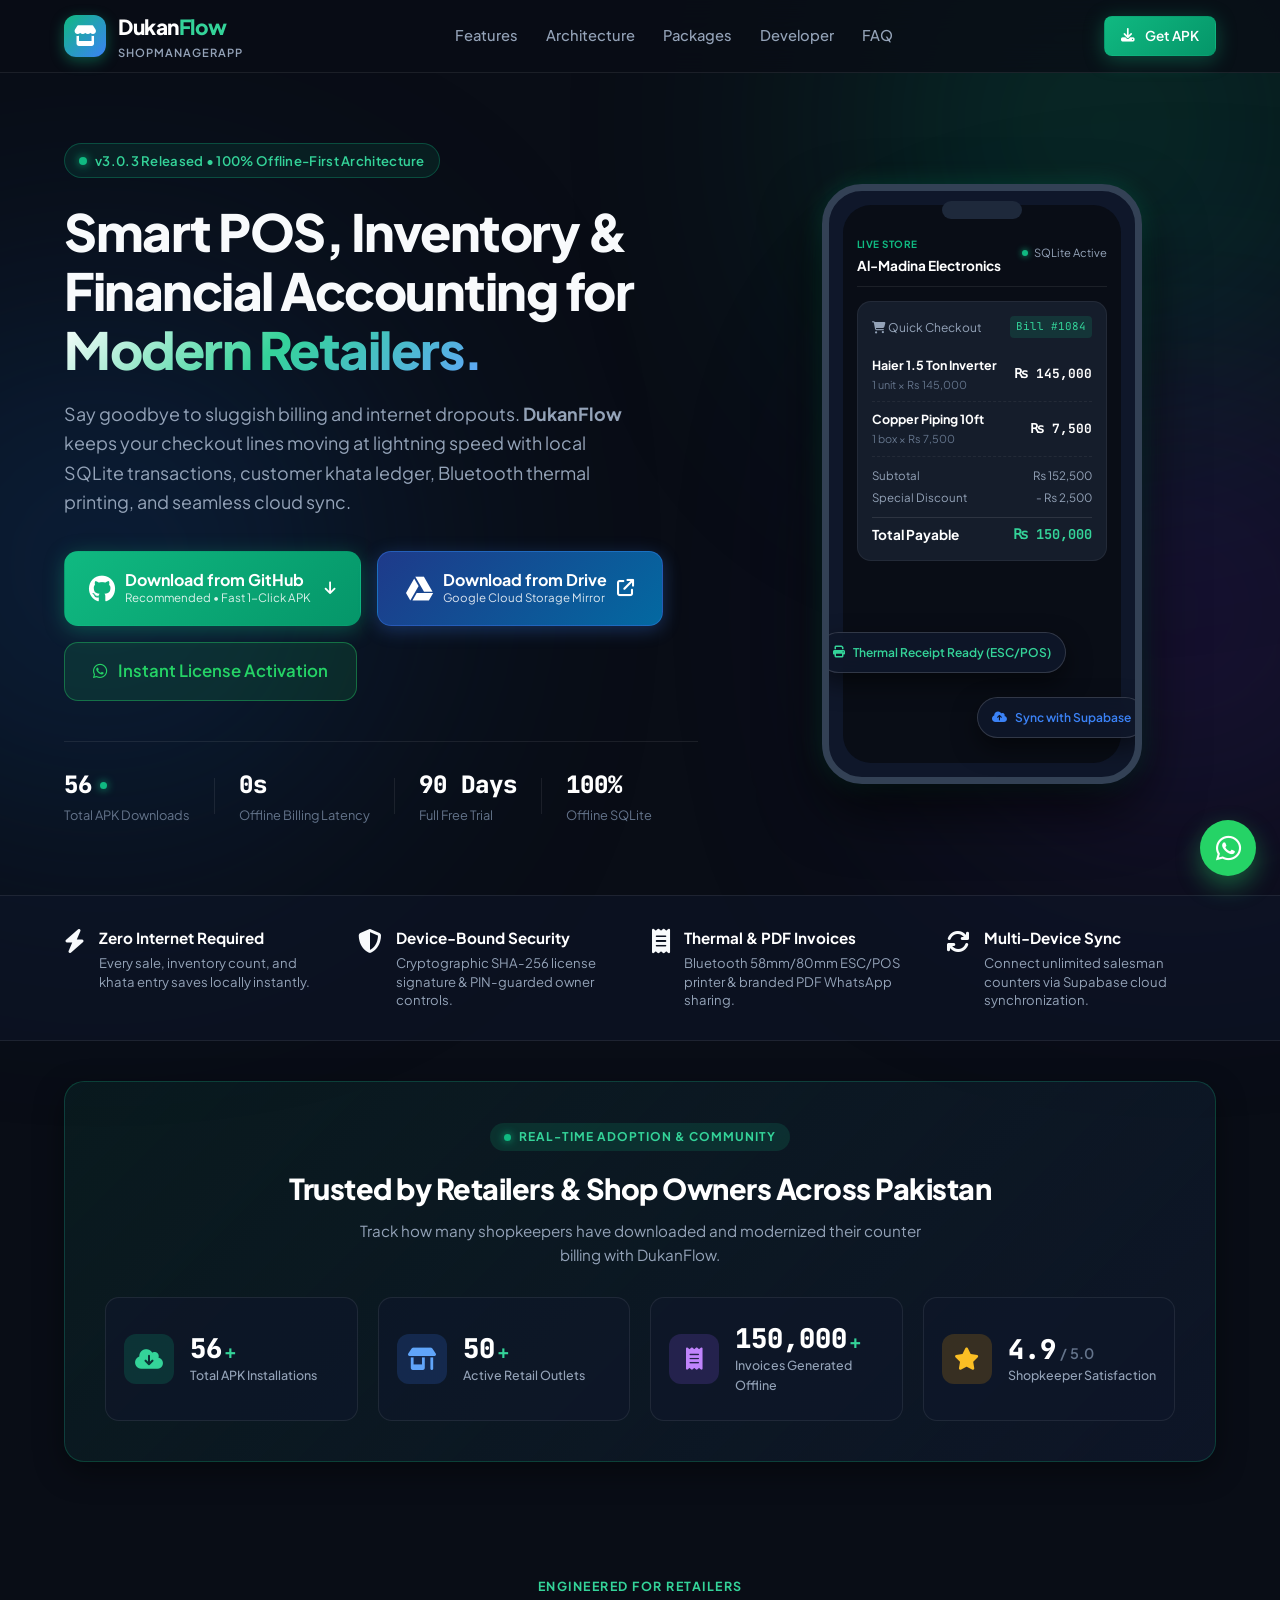
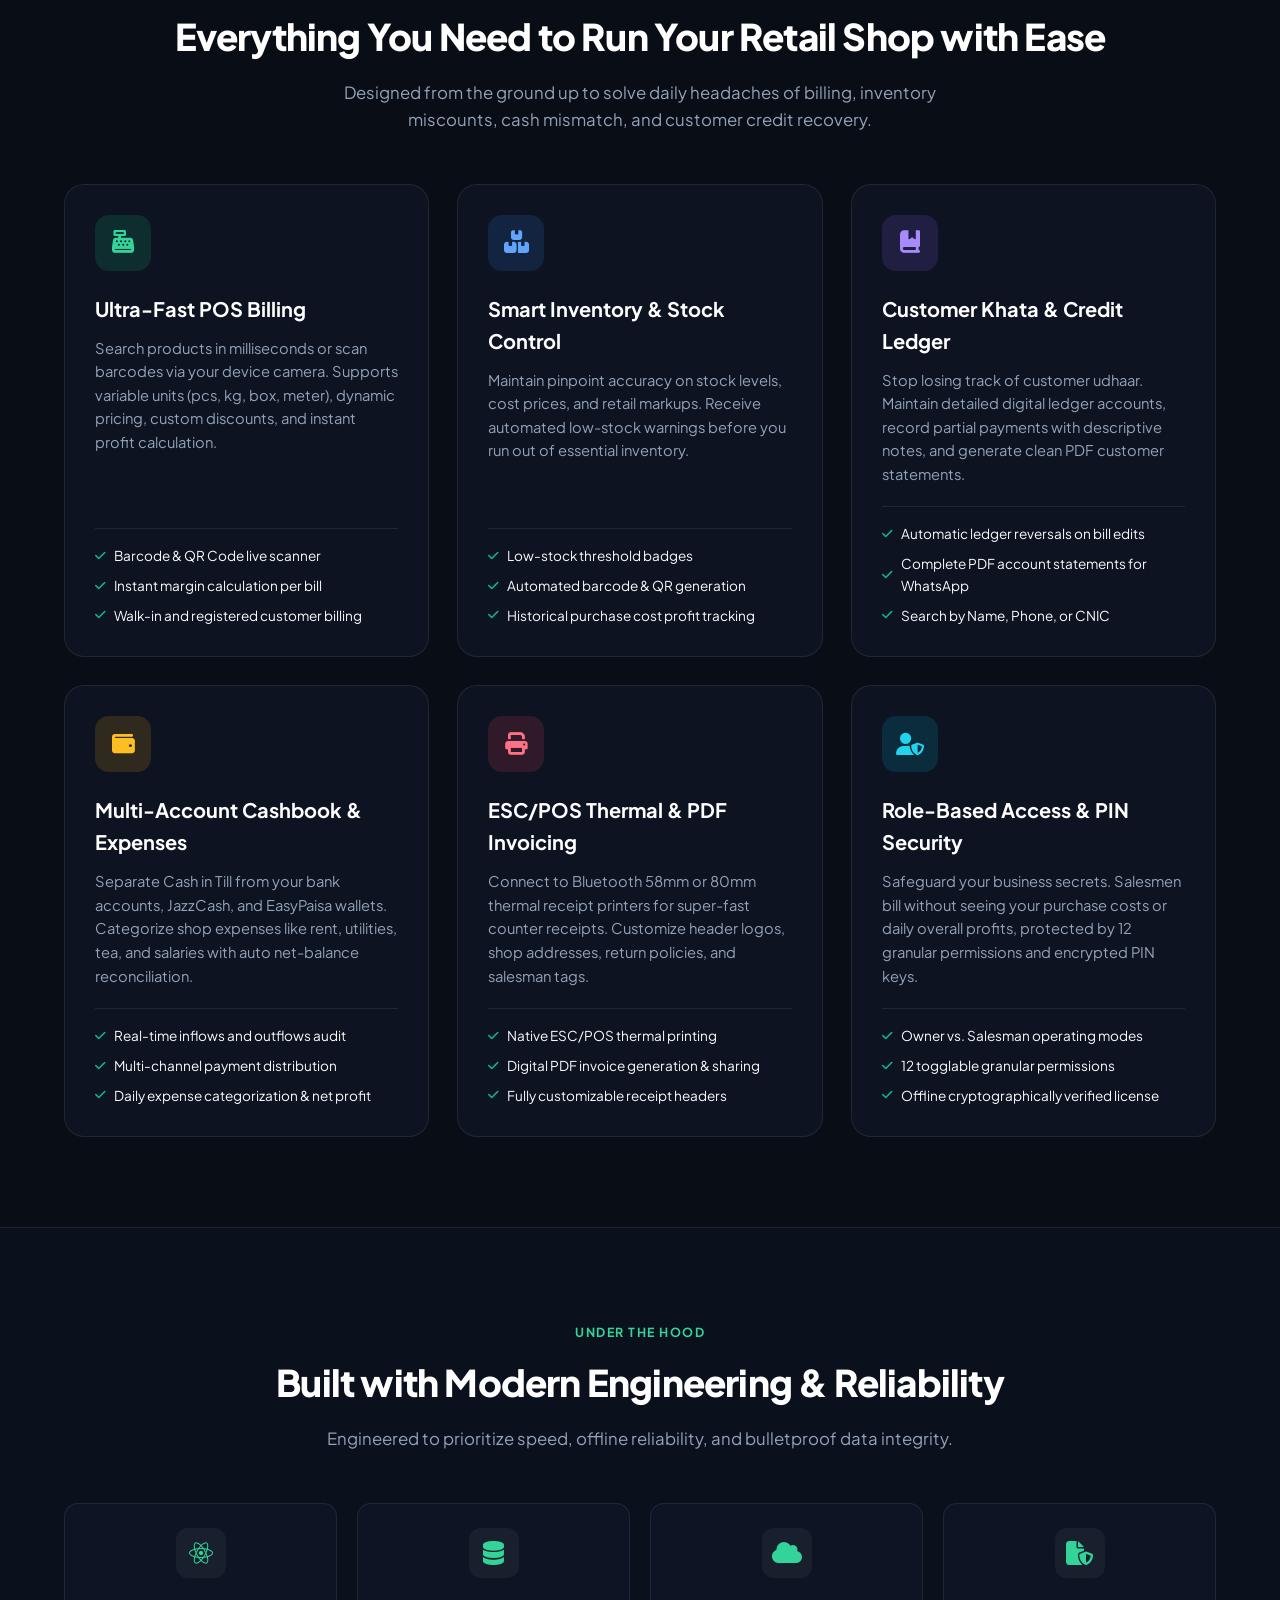
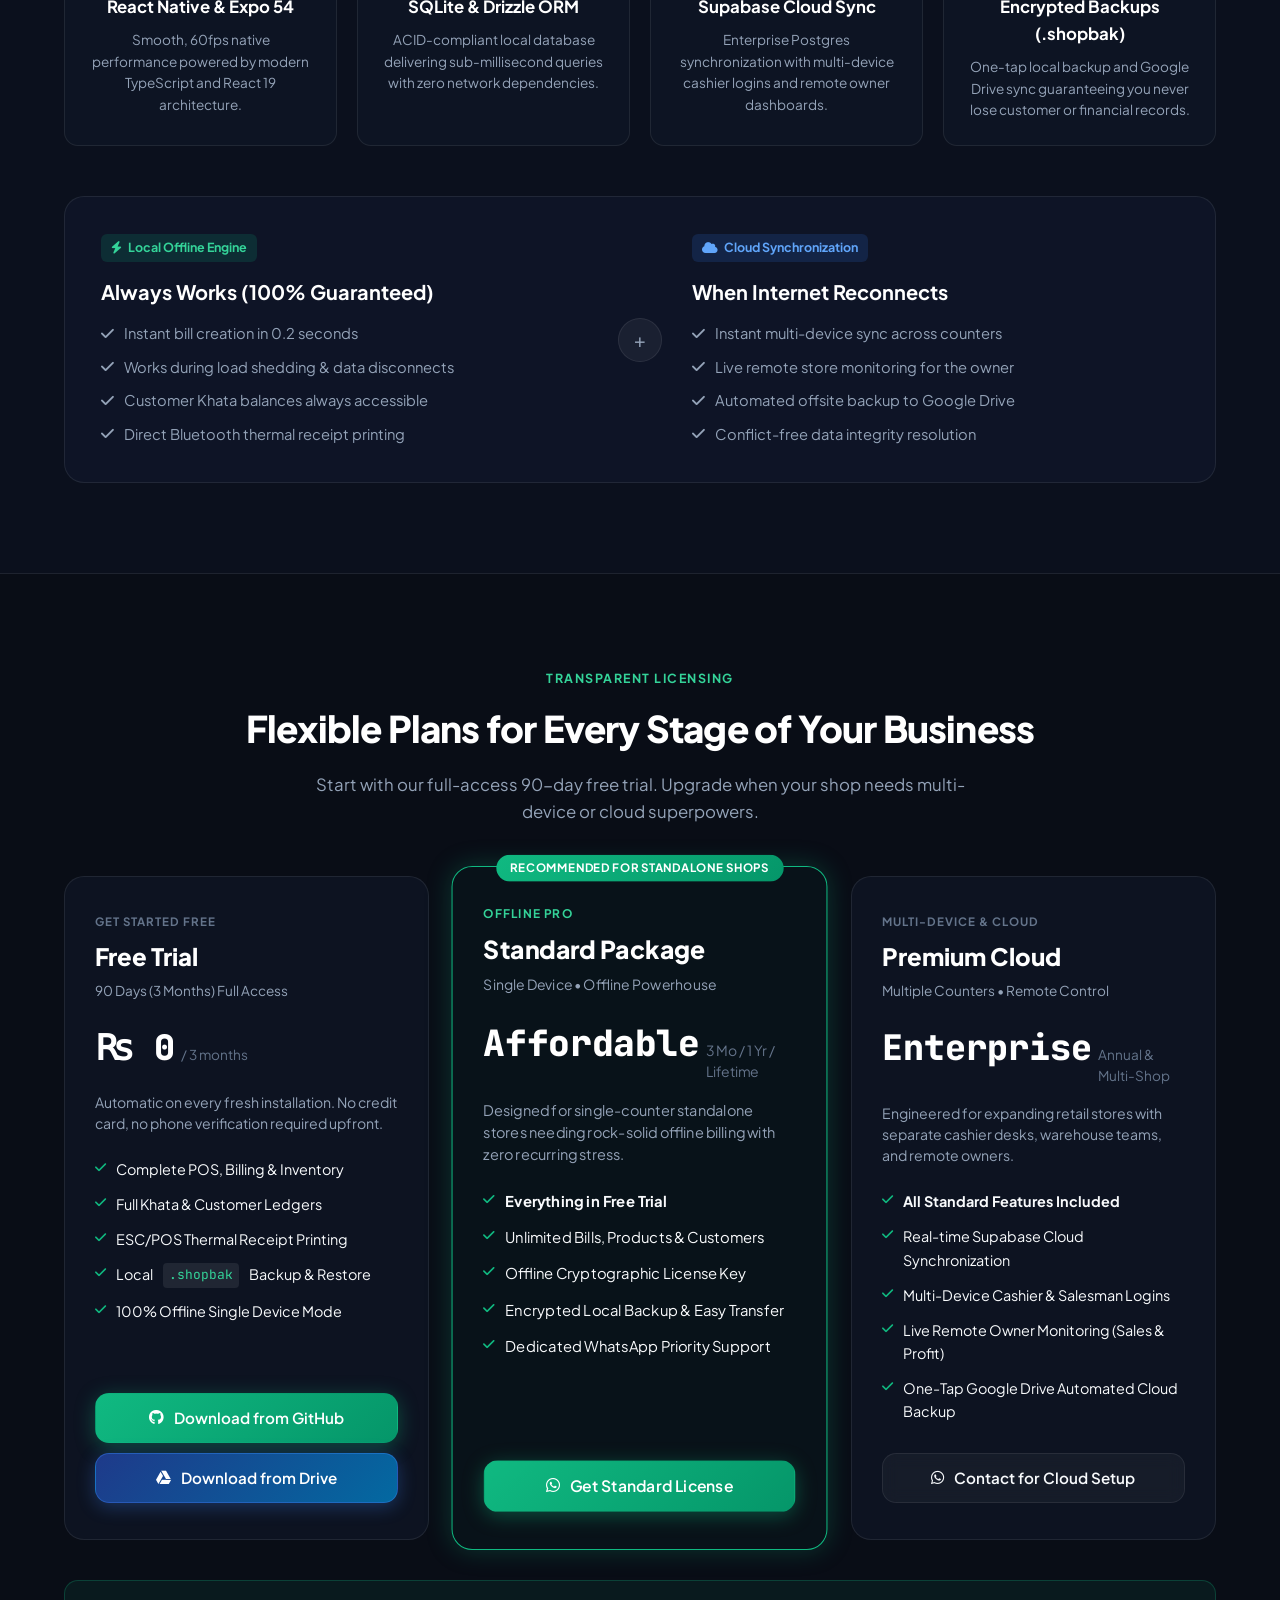
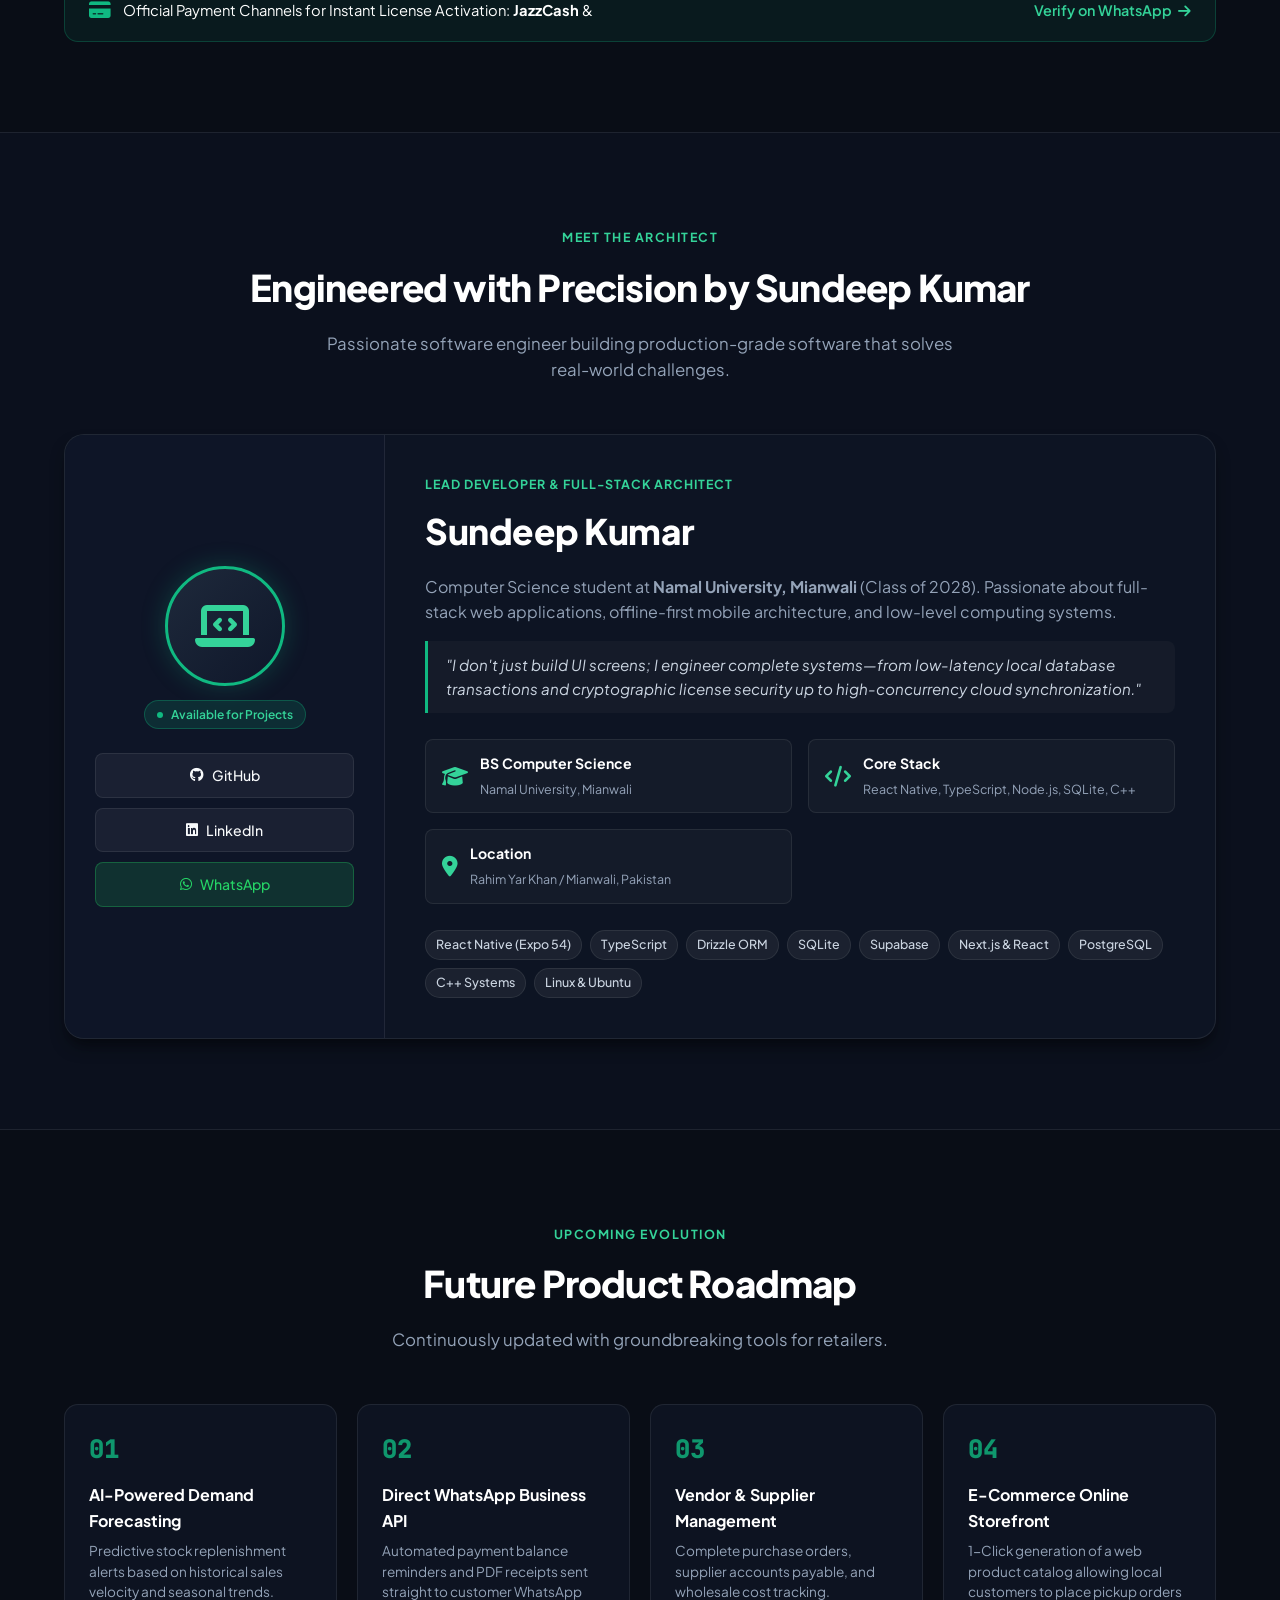
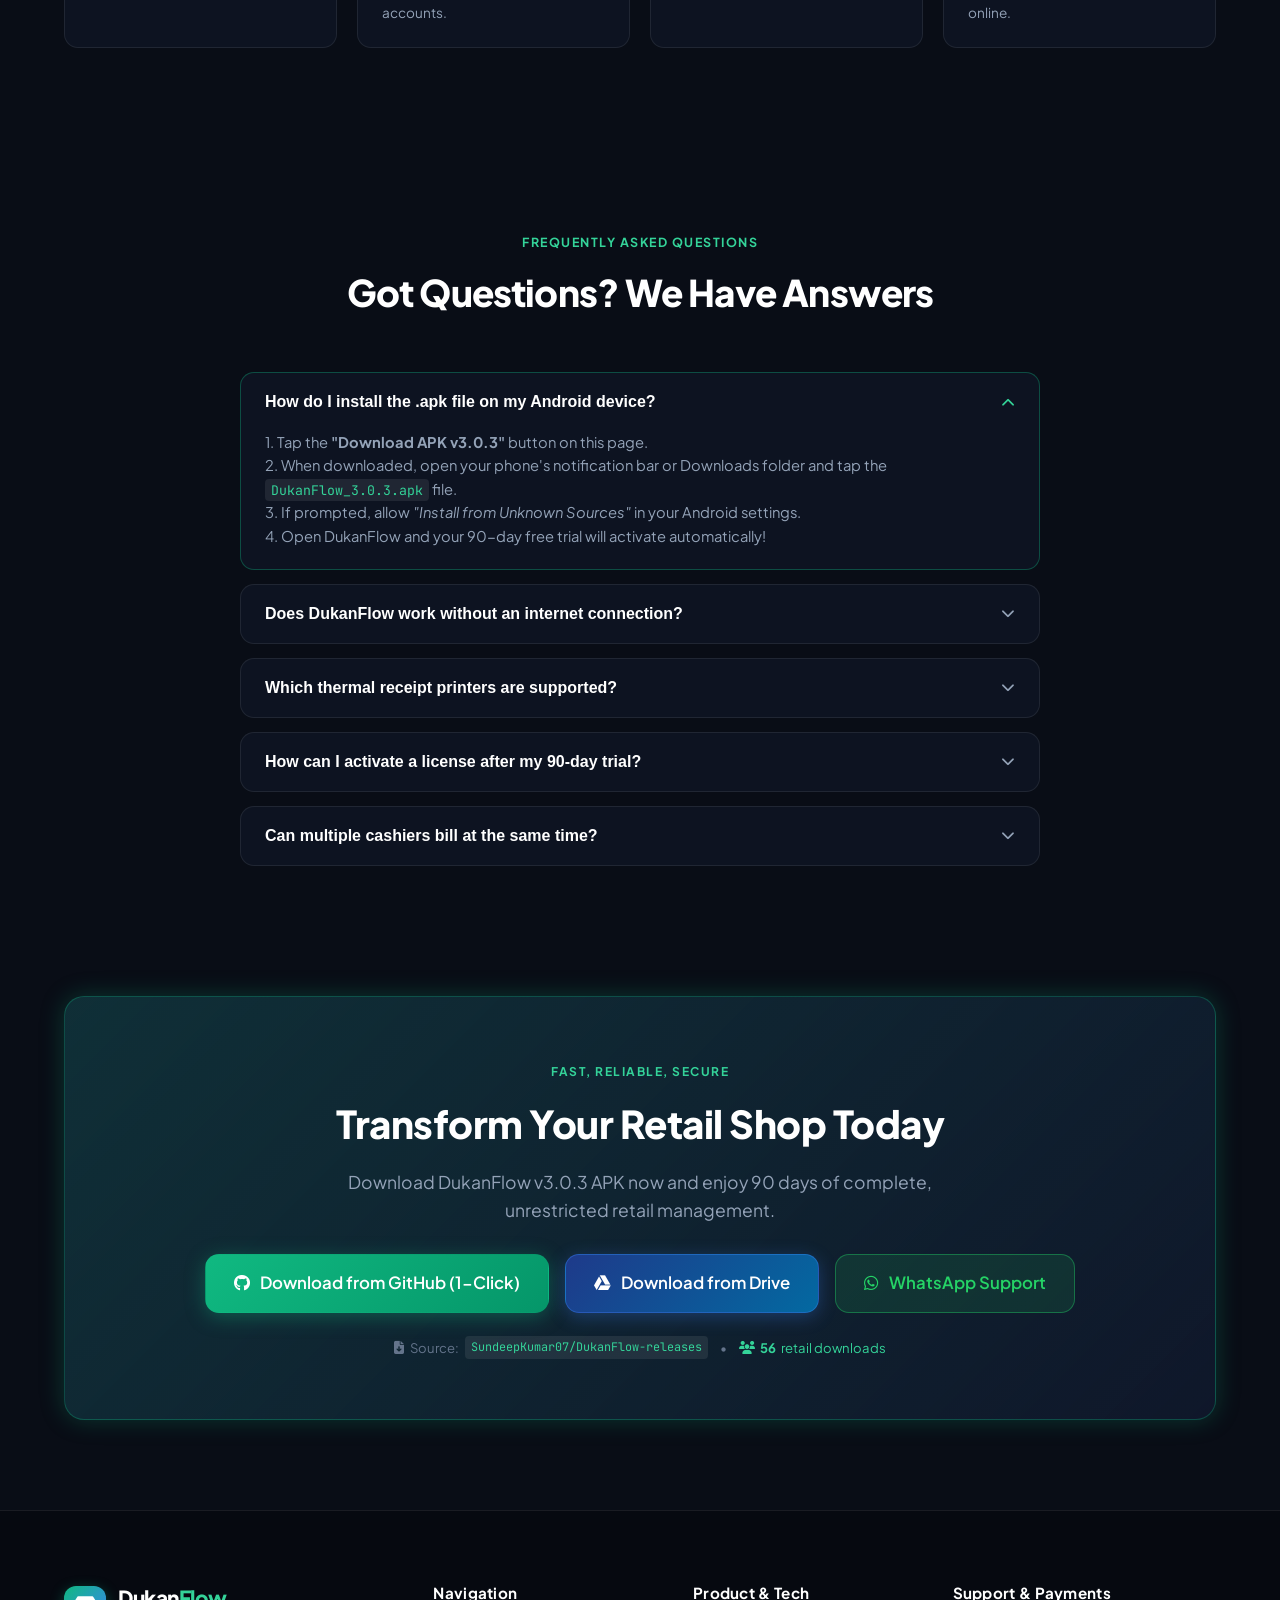
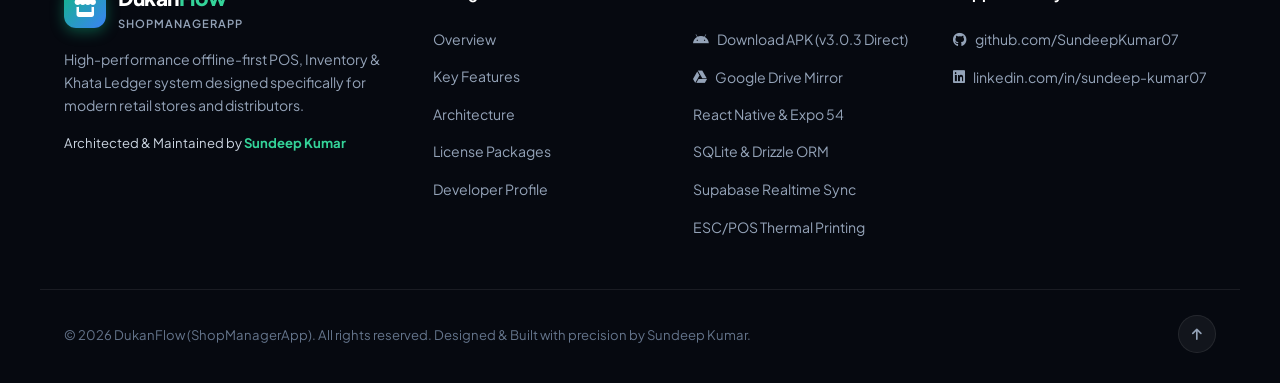
<file: index.html>
<!DOCTYPE html>
<html lang="en">

<head>
  <meta charset="UTF-8" />
  <meta name="viewport" content="width=device-width, initial-scale=1.0" />
  <title>DukanFlow | Smart Offline-First POS, Inventory & Ledger System</title>
  <meta name="description"
    content="DukanFlow is a high-performance offline-first POS, Inventory & Khata Ledger system built with React Native, SQLite and Supabase for modern retail businesses." />
  <meta name="author" content="Sundeep Kumar" />
  <link rel="preconnect" href="https://fonts.googleapis.com" />
  <link rel="preconnect" href="https://fonts.gstatic.com" crossorigin />
  <link
    href="https://fonts.googleapis.com/css2?family=Plus+Jakarta+Sans:wght@300;400;500;600;700;800&family=JetBrains+Mono:wght@400;500;700&display=swap"
    rel="stylesheet" />
  <link rel="stylesheet" href="https://cdnjs.cloudflare.com/ajax/libs/font-awesome/6.5.1/css/all.min.css" />
  <link rel="stylesheet" href="style.css" />
</head>

<body>

  <!-- Background decorative glows -->
  <div class="glow-orb orb-1"></div>
  <div class="glow-orb orb-2"></div>
  <div class="glow-orb orb-3"></div>

  <!-- Navigation Bar -->
  <header class="navbar-wrapper">
    <nav class="navbar container">
      <a href="#hero" class="brand-logo">
        <div class="logo-icon">
          <i class="fa-solid fa-store"></i>
        </div>
        <div class="logo-text">
          <span class="logo-title">Dukan<span>Flow</span></span>
          <span class="logo-sub">ShopManagerApp</span>
        </div>
      </a>

      <div class="nav-links" id="navLinks">
        <a href="#features" class="nav-link">Features</a>
        <a href="#architecture" class="nav-link">Architecture</a>
        <a href="#pricing" class="nav-link">Packages</a>
        <a href="#developer" class="nav-link">Developer</a>
        <a href="#faq" class="nav-link">FAQ</a>
        <a href="https://github.com/SundeepKumar07/DukanFlow-releases/releases/download/v3.0.3/DukanFlow_3.0.3.apk"
          class="nav-cta btn-apk-nav" download="DukanFlow_3.0.3.apk">
          <i class="fa-brands fa-android"></i>
          <span>Download APK</span>
        </a>
      </div>

      <div class="nav-actions">
        <a href="https://github.com/SundeepKumar07/DukanFlow-releases/releases/download/v3.0.3/DukanFlow_3.0.3.apk"
          class="btn btn-primary btn-sm mobile-hide" download="DukanFlow_3.0.3.apk">
          <i class="fa-solid fa-download"></i>
          <span>Get APK</span>
        </a>
        <button class="menu-toggle" id="menuToggle" aria-label="Toggle navigation menu">
          <span></span>
          <span></span>
          <span></span>
        </button>
      </div>
    </nav>
  </header>

  <!-- Main Content -->
  <main>
    <!-- HERO SECTION -->
    <section class="hero-section container" id="hero">
      <div class="hero-content">
        <div class="hero-badge">
          <span class="badge-dot"></span>
          <span class="badge-text">v3.0.3 Released • 100% Offline-First Architecture</span>
        </div>

        <h1 class="hero-title">
          Smart POS, Inventory & Financial Accounting for <span class="gradient-text">Modern Retailers.</span>
        </h1>

        <p class="hero-subtitle">
          Say goodbye to sluggish billing and internet dropouts. <strong>DukanFlow</strong> keeps your checkout lines
          moving at lightning speed with local SQLite transactions, customer khata ledger, Bluetooth thermal printing,
          and seamless cloud sync.
        </p>

        <!-- Primary Action Buttons with clear contrast and source branding -->
        <div class="hero-ctas">
          <a href="https://github.com/SundeepKumar07/DukanFlow-releases/releases/download/v3.0.3/DukanFlow_3.0.3.apk"
            class="btn btn-primary btn-lg" id="downloadApkBtn" download="DukanFlow_3.0.3.apk">
            <div class="btn-icon">
              <i class="fa-brands fa-github"></i>
            </div>
            <div class="btn-text-group">
              <span class="btn-main-text">Download from GitHub</span>
              <span class="btn-sub-text">Recommended • Fast 1-Click APK</span>
            </div>
            <i class="fa-solid fa-arrow-down arrow-indicator"></i>
          </a>

          <a href="https://drive.google.com/file/d/1wBmmLWsWWhEyrjrhOJjdiLg7HYcU4ozD/view?usp=sharing" target="_blank"
            rel="noopener noreferrer" class="btn btn-drive btn-lg" title="Download from Google Drive Mirror">
            <div class="btn-icon">
              <i class="fa-brands fa-google-drive"></i>
            </div>
            <div class="btn-text-group">
              <span class="btn-main-text">Download from Drive</span>
              <span class="btn-sub-text">Google Cloud Storage Mirror</span>
            </div>
            <i class="fa-solid fa-arrow-up-right-from-square"></i>
          </a>

          <a href="https://wa.me/923216770416?text=Hi%20Sundeep,%20I%20am%20interested%20in%20DukanFlow%20(ShopManagerApp)%20and%20would%20like%20a%20license%20key!"
            target="_blank" rel="noopener noreferrer" class="btn btn-whatsapp-cta btn-lg">
            <i class="fa-brands fa-whatsapp"></i>
            <span>Instant License Activation</span>
          </a>
        </div>

        <!-- Metric Badges -->
        <div class="hero-stats">
          <div class="stat-item">
            <div class="stat-number-wrapper">
              <span class="stat-number" id="downloadCounter">56</span>
              <span class="live-dot" title="Live Counter"></span>
            </div>
            <span class="stat-label">Total APK Downloads</span>
          </div>
          <div class="stat-divider"></div>
          <div class="stat-item">
            <span class="stat-number">0s</span>
            <span class="stat-label">Offline Billing Latency</span>
          </div>
          <div class="stat-divider"></div>
          <div class="stat-item">
            <span class="stat-number">90 Days</span>
            <span class="stat-label">Full Free Trial</span>
          </div>
          <div class="stat-divider"></div>
          <div class="stat-item">
            <span class="stat-number">100%</span>
            <span class="stat-label">Offline SQLite</span>
          </div>
        </div>
      </div>

      <!-- Hero Visual Interactive Mockup -->
      <div class="hero-visual">
        <div class="phone-frame">
          <div class="phone-screen">
            <!-- Simulated App Top Bar -->
            <div class="app-topbar">
              <div class="app-shop-info">
                <span class="app-shop-badge">LIVE STORE</span>
                <h4>Al-Madina Electronics</h4>
              </div>
              <div class="app-status">
                <span class="status-indicator online"></span>
                <span>SQLite Active</span>
              </div>
            </div>

            <!-- Simulated POS Card -->
            <div class="app-card pos-preview">
              <div class="card-header-mini">
                <span><i class="fa-solid fa-cart-shopping"></i> Quick Checkout</span>
                <span class="chip-badge">Bill #1084</span>
              </div>
              <div class="app-product-row">
                <div class="prod-info">
                  <strong>Haier 1.5 Ton Inverter</strong>
                  <small>1 unit × ₨ 145,000</small>
                </div>
                <span class="prod-price">₨ 145,000</span>
              </div>
              <div class="app-product-row">
                <div class="prod-info">
                  <strong>Copper Piping 10ft</strong>
                  <small>1 box × ₨ 7,500</small>
                </div>
                <span class="prod-price">₨ 7,500</span>
              </div>
              <div class="bill-summary">
                <div class="summary-line">
                  <span>Subtotal</span>
                  <span>₨ 152,500</span>
                </div>
                <div class="summary-line text-success">
                  <span>Special Discount</span>
                  <span>- ₨ 2,500</span>
                </div>
                <div class="summary-line total">
                  <span>Total Payable</span>
                  <span class="total-amount">₨ 150,000</span>
                </div>
              </div>
            </div>

            <!-- Floating Micro Cards -->
            <div class="floating-pill pill-printer">
              <i class="fa-solid fa-print"></i>
              <span>Thermal Receipt Ready (ESC/POS)</span>
            </div>

            <div class="floating-pill pill-cloud">
              <i class="fa-solid fa-cloud-arrow-up"></i>
              <span>Sync with Supabase</span>
            </div>
          </div>
        </div>
      </div>
    </section>

    <!-- TRUST STRIP -->
    <section class="trust-strip">
      <div class="container trust-grid">
        <div class="trust-badge">
          <i class="fa-solid fa-bolt text-warning"></i>
          <div>
            <strong>Zero Internet Required</strong>
            <p>Every sale, inventory count, and khata entry saves locally instantly.</p>
          </div>
        </div>
        <div class="trust-badge">
          <i class="fa-solid fa-shield-halved text-success"></i>
          <div>
            <strong>Device-Bound Security</strong>
            <p>Cryptographic SHA-256 license signature & PIN-guarded owner controls.</p>
          </div>
        </div>
        <div class="trust-badge">
          <i class="fa-solid fa-receipt text-info"></i>
          <div>
            <strong>Thermal & PDF Invoices</strong>
            <p>Bluetooth 58mm/80mm ESC/POS printer & branded PDF WhatsApp sharing.</p>
          </div>
        </div>
        <div class="trust-badge">
          <i class="fa-solid fa-arrows-rotate text-purple"></i>
          <div>
            <strong>Multi-Device Sync</strong>
            <p>Connect unlimited salesman counters via Supabase cloud synchronization.</p>
          </div>
        </div>
      </div>
    </section>

    <!-- LIVE COMMUNITY & DOWNLOAD STATS SECTION -->
    <section class="stats-counter-section">
      <div class="container">
        <div class="stats-banner-card">
          <div class="stats-badge-top">
            <span class="live-dot"></span> REAL-TIME ADOPTION & COMMUNITY
          </div>
          <h3 class="stats-headline">Trusted by Retailers & Shop Owners Across Pakistan</h3>
          <p class="stats-subline">Track how many shopkeepers have downloaded and modernized their counter billing with
            DukanFlow.</p>

          <div class="stats-highlight-grid">
            <div class="stat-box-large">
              <div class="stat-icon-wrap emerald">
                <i class="fa-solid fa-cloud-arrow-down"></i>
              </div>
              <div class="stat-details">
                <div class="counter-display">
                  <span class="main-counter-val" id="statsSectionDownloadCounter">56</span>
                  <span class="plus-sign">+</span>
                </div>
                <span class="counter-description">Total APK Installations</span>
              </div>
            </div>

            <div class="stat-box-large">
              <div class="stat-icon-wrap blue">
                <i class="fa-solid fa-shop"></i>
              </div>
              <div class="stat-details">
                <div class="counter-display">
                  <span class="main-counter-val">50</span>
                  <span class="plus-sign">+</span>
                </div>
                <span class="counter-description">Active Retail Outlets</span>
              </div>
            </div>

            <div class="stat-box-large">
              <div class="stat-icon-wrap purple">
                <i class="fa-solid fa-receipt"></i>
              </div>
              <div class="stat-details">
                <div class="counter-display">
                  <span class="main-counter-val">150,000</span>
                  <span class="plus-sign">+</span>
                </div>
                <span class="counter-description">Invoices Generated Offline</span>
              </div>
            </div>

            <div class="stat-box-large">
              <div class="stat-icon-wrap amber">
                <i class="fa-solid fa-star"></i>
              </div>
              <div class="stat-details">
                <div class="counter-display">
                  <span class="main-counter-val">4.9</span>
                  <span class="sub-rating">/ 5.0</span>
                </div>
                <span class="counter-description">Shopkeeper Satisfaction</span>
              </div>
            </div>
          </div>
        </div>
      </div>
    </section>

    <!-- KEY FEATURES SECTION -->
    <section class="features-section container" id="features">
      <div class="section-header text-center">
        <span class="section-tag">ENGINEERED FOR RETAILERS</span>
        <h2 class="section-title">Everything You Need to Run Your Retail Shop with Ease</h2>
        <p class="section-desc">Designed from the ground up to solve daily headaches of billing, inventory miscounts,
          cash mismatch, and customer credit recovery.</p>
      </div>

      <div class="features-grid">
        <!-- Feature 1 -->
        <div class="feature-card">
          <div class="feature-icon-box bg-emerald">
            <i class="fa-solid fa-cash-register"></i>
          </div>
          <h3 class="feature-title">Ultra-Fast POS Billing</h3>
          <p class="feature-text">Search products in milliseconds or scan barcodes via your device camera. Supports
            variable units (pcs, kg, box, meter), dynamic pricing, custom discounts, and instant profit calculation.</p>
          <ul class="feature-bullets">
            <li><i class="fa-solid fa-check"></i> Barcode & QR Code live scanner</li>
            <li><i class="fa-solid fa-check"></i> Instant margin calculation per bill</li>
            <li><i class="fa-solid fa-check"></i> Walk-in and registered customer billing</li>
          </ul>
        </div>

        <!-- Feature 2 -->
        <div class="feature-card">
          <div class="feature-icon-box bg-blue">
            <i class="fa-solid fa-boxes-stacked"></i>
          </div>
          <h3 class="feature-title">Smart Inventory & Stock Control</h3>
          <p class="feature-text">Maintain pinpoint accuracy on stock levels, cost prices, and retail markups. Receive
            automated low-stock warnings before you run out of essential inventory.</p>
          <ul class="feature-bullets">
            <li><i class="fa-solid fa-check"></i> Low-stock threshold badges</li>
            <li><i class="fa-solid fa-check"></i> Automated barcode & QR generation</li>
            <li><i class="fa-solid fa-check"></i> Historical purchase cost profit tracking</li>
          </ul>
        </div>

        <!-- Feature 3 -->
        <div class="feature-card">
          <div class="feature-icon-box bg-purple">
            <i class="fa-solid fa-book-bookmark"></i>
          </div>
          <h3 class="feature-title">Customer Khata & Credit Ledger</h3>
          <p class="feature-text">Stop losing track of customer udhaar. Maintain detailed digital ledger accounts,
            record partial payments with descriptive notes, and generate clean PDF customer statements.</p>
          <ul class="feature-bullets">
            <li><i class="fa-solid fa-check"></i> Automatic ledger reversals on bill edits</li>
            <li><i class="fa-solid fa-check"></i> Complete PDF account statements for WhatsApp</li>
            <li><i class="fa-solid fa-check"></i> Search by Name, Phone, or CNIC</li>
          </ul>
        </div>

        <!-- Feature 4 -->
        <div class="feature-card">
          <div class="feature-icon-box bg-amber">
            <i class="fa-solid fa-wallet"></i>
          </div>
          <h3 class="feature-title">Multi-Account Cashbook & Expenses</h3>
          <p class="feature-text">Separate Cash in Till from your bank accounts, JazzCash, and EasyPaisa wallets.
            Categorize shop expenses like rent, utilities, tea, and salaries with auto net-balance reconciliation.</p>
          <ul class="feature-bullets">
            <li><i class="fa-solid fa-check"></i> Real-time inflows and outflows audit</li>
            <li><i class="fa-solid fa-check"></i> Multi-channel payment distribution</li>
            <li><i class="fa-solid fa-check"></i> Daily expense categorization & net profit</li>
          </ul>
        </div>

        <!-- Feature 5 -->
        <div class="feature-card">
          <div class="feature-icon-box bg-rose">
            <i class="fa-solid fa-print"></i>
          </div>
          <h3 class="feature-title">ESC/POS Thermal & PDF Invoicing</h3>
          <p class="feature-text">Connect to Bluetooth 58mm or 80mm thermal receipt printers for super-fast counter
            receipts. Customize header logos, shop addresses, return policies, and salesman tags.</p>
          <ul class="feature-bullets">
            <li><i class="fa-solid fa-check"></i> Native ESC/POS thermal printing</li>
            <li><i class="fa-solid fa-check"></i> Digital PDF invoice generation & sharing</li>
            <li><i class="fa-solid fa-check"></i> Fully customizable receipt headers</li>
          </ul>
        </div>

        <!-- Feature 6 -->
        <div class="feature-card">
          <div class="feature-icon-box bg-cyan">
            <i class="fa-solid fa-user-shield"></i>
          </div>
          <h3 class="feature-title">Role-Based Access & PIN Security</h3>
          <p class="feature-text">Safeguard your business secrets. Salesmen bill without seeing your purchase costs or
            daily overall profits, protected by 12 granular permissions and encrypted PIN keys.</p>
          <ul class="feature-bullets">
            <li><i class="fa-solid fa-check"></i> Owner vs. Salesman operating modes</li>
            <li><i class="fa-solid fa-check"></i> 12 togglable granular permissions</li>
            <li><i class="fa-solid fa-check"></i> Offline cryptographically verified license</li>
          </ul>
        </div>
      </div>
    </section>

    <!-- ARCHITECTURE & TECHNOLOGY SECTION -->
    <section class="arch-section" id="architecture">
      <div class="container">
        <div class="section-header text-center">
          <span class="section-tag">UNDER THE HOOD</span>
          <h2 class="section-title">Built with Modern Engineering & Reliability</h2>
          <p class="section-desc">Engineered to prioritize speed, offline reliability, and bulletproof data integrity.
          </p>
        </div>

        <div class="arch-cards-wrapper">
          <div class="arch-card">
            <div class="tech-icon"><i class="fa-brands fa-react"></i></div>
            <h4>React Native & Expo 54</h4>
            <p>Smooth, 60fps native performance powered by modern TypeScript and React 19 architecture.</p>
          </div>
          <div class="arch-card">
            <div class="tech-icon"><i class="fa-solid fa-database"></i></div>
            <h4>SQLite & Drizzle ORM</h4>
            <p>ACID-compliant local database delivering sub-millisecond queries with zero network dependencies.</p>
          </div>
          <div class="arch-card">
            <div class="tech-icon"><i class="fa-solid fa-cloud"></i></div>
            <h4>Supabase Cloud Sync</h4>
            <p>Enterprise Postgres synchronization with multi-device cashier logins and remote owner dashboards.</p>
          </div>
          <div class="arch-card">
            <div class="tech-icon"><i class="fa-solid fa-file-shield"></i></div>
            <h4>Encrypted Backups (.shopbak)</h4>
            <p>One-tap local backup and Google Drive sync guaranteeing you never lose customer or financial records.</p>
          </div>
        </div>

        <!-- Offline vs Online Comparison -->
        <div class="comparison-box">
          <div class="comp-col offline-col">
            <div class="comp-badge"><i class="fa-solid fa-bolt"></i> Local Offline Engine</div>
            <h3>Always Works (100% Guaranteed)</h3>
            <ul>
              <li><i class="fa-solid fa-check text-success"></i> Instant bill creation in 0.2 seconds</li>
              <li><i class="fa-solid fa-check text-success"></i> Works during load shedding & data disconnects</li>
              <li><i class="fa-solid fa-check text-success"></i> Customer Khata balances always accessible</li>
              <li><i class="fa-solid fa-check text-success"></i> Direct Bluetooth thermal receipt printing</li>
            </ul>
          </div>
          <div class="comp-divider">
            <span>+</span>
          </div>
          <div class="comp-col online-col">
            <div class="comp-badge cloud"><i class="fa-solid fa-cloud"></i> Cloud Synchronization</div>
            <h3>When Internet Reconnects</h3>
            <ul>
              <li><i class="fa-solid fa-check text-info"></i> Instant multi-device sync across counters</li>
              <li><i class="fa-solid fa-check text-info"></i> Live remote store monitoring for the owner</li>
              <li><i class="fa-solid fa-check text-info"></i> Automated offsite backup to Google Drive</li>
              <li><i class="fa-solid fa-check text-info"></i> Conflict-free data integrity resolution</li>
            </ul>
          </div>
        </div>
      </div>
    </section>

    <!-- PACKAGES & PRICING -->
    <section class="pricing-section container" id="pricing">
      <div class="section-header text-center">
        <span class="section-tag">TRANSPARENT LICENSING</span>
        <h2 class="section-title">Flexible Plans for Every Stage of Your Business</h2>
        <p class="section-desc">Start with our full-access 90-day free trial. Upgrade when your shop needs multi-device
          or cloud superpowers.</p>
      </div>

      <div class="pricing-grid">
        <!-- Plan 1: Free Trial -->
        <div class="pricing-card free-tier">
          <div class="tier-tag">GET STARTED FREE</div>
          <h3 class="tier-name">Free Trial</h3>
          <div class="tier-duration">90 Days (3 Months) Full Access</div>
          <div class="tier-price">
            <span class="price-val">₨ 0</span>
            <span class="price-period">/ 3 months</span>
          </div>
          <p class="tier-desc">Automatic on every fresh installation. No credit card, no phone verification required
            upfront.</p>

          <ul class="tier-features">
            <li><i class="fa-solid fa-check"></i> Complete POS, Billing & Inventory</li>
            <li><i class="fa-solid fa-check"></i> Full Khata & Customer Ledgers</li>
            <li><i class="fa-solid fa-check"></i> ESC/POS Thermal Receipt Printing</li>
            <li><i class="fa-solid fa-check"></i> Local <code>.shopbak</code> Backup & Restore</li>
            <li><i class="fa-solid fa-check"></i> 100% Offline Single Device Mode</li>
          </ul>

          <div class="tier-buttons-stack">
            <a href="https://github.com/SundeepKumar07/DukanFlow-releases/releases/download/v3.0.3/DukanFlow_3.0.3.apk"
              class="btn btn-primary btn-block" download="DukanFlow_3.0.3.apk">
              <i class="fa-brands fa-github"></i>
              <span>Download from GitHub</span>
            </a>
            <a href="https://drive.google.com/file/d/1wBmmLWsWWhEyrjrhOJjdiLg7HYcU4ozD/view?usp=sharing" target="_blank"
              rel="noopener noreferrer" class="btn btn-drive btn-block">
              <i class="fa-brands fa-google-drive"></i>
              <span>Download from Drive</span>
            </a>
          </div>
        </div>

        <!-- Plan 2: Standard (Popular) -->
        <div class="pricing-card featured-tier">
          <div class="popular-ribbon">RECOMMENDED FOR STANDALONE SHOPS</div>
          <div class="tier-tag">OFFLINE PRO</div>
          <h3 class="tier-name">Standard Package</h3>
          <div class="tier-duration">Single Device • Offline Powerhouse</div>
          <div class="tier-price">
            <span class="price-val">Affordable</span>
            <span class="price-period">3 Mo / 1 Yr / Lifetime</span>
          </div>
          <p class="tier-desc">Designed for single-counter standalone stores needing rock-solid offline billing with
            zero recurring stress.</p>

          <ul class="tier-features">
            <li><i class="fa-solid fa-check"></i> <strong>Everything in Free Trial</strong></li>
            <li><i class="fa-solid fa-check"></i> Unlimited Bills, Products & Customers</li>
            <li><i class="fa-solid fa-check"></i> Offline Cryptographic License Key</li>
            <li><i class="fa-solid fa-check"></i> Encrypted Local Backup & Easy Transfer</li>
            <li><i class="fa-solid fa-check"></i> Dedicated WhatsApp Priority Support</li>
          </ul>

          <a href="https://wa.me/923216770416?text=Hi%20Sundeep,%20I%20want%20to%20get%20pricing%20details%20for%20the%20DukanFlow%20Standard%20Package."
            target="_blank" class="btn btn-primary btn-block">
            <i class="fa-brands fa-whatsapp"></i>
            <span>Get Standard License</span>
          </a>
        </div>

        <!-- Plan 3: Premium -->
        <div class="pricing-card premium-tier">
          <div class="tier-tag">MULTI-DEVICE & CLOUD</div>
          <h3 class="tier-name">Premium Cloud</h3>
          <div class="tier-duration">Multiple Counters • Remote Control</div>
          <div class="tier-price">
            <span class="price-val">Enterprise</span>
            <span class="price-period">Annual & Multi-Shop</span>
          </div>
          <p class="tier-desc">Engineered for expanding retail stores with separate cashier desks, warehouse teams, and
            remote owners.</p>

          <ul class="tier-features">
            <li><i class="fa-solid fa-check"></i> <strong>All Standard Features Included</strong></li>
            <li><i class="fa-solid fa-check"></i> Real-time Supabase Cloud Synchronization</li>
            <li><i class="fa-solid fa-check"></i> Multi-Device Cashier & Salesman Logins</li>
            <li><i class="fa-solid fa-check"></i> Live Remote Owner Monitoring (Sales & Profit)</li>
            <li><i class="fa-solid fa-check"></i> One-Tap Google Drive Automated Cloud Backup</li>
          </ul>

          <a href="https://wa.me/923216770416?text=Hi%20Sundeep,%20I%20am%20interested%20in%20DukanFlow%20Premium%20Cloud%20Package."
            target="_blank" class="btn btn-outline btn-block">
            <i class="fa-brands fa-whatsapp"></i>
            <span>Contact for Cloud Setup</span>
          </a>
        </div>
      </div>

      <!-- Payment Support Banner -->
      <div class="payment-channels-bar">
        <div class="pay-text">
          <i class="fa-solid fa-credit-card"></i>
          <span>Official Payment Channels for Instant License Activation: <strong>JazzCash</strong> &amp;
        </div>
        <a href="https://wa.me/923216770416" target="_blank" class="pay-link">Verify on WhatsApp <i
            class="fa-solid fa-arrow-right"></i></a>
      </div>
    </section>

    <!-- DEVELOPER SHOWCASE SECTION -->
    <section class="developer-section" id="developer">
      <div class="container">
        <div class="section-header text-center">
          <span class="section-tag">MEET THE ARCHITECT</span>
          <h2 class="section-title">Engineered with Precision by Sundeep Kumar</h2>
          <p class="section-desc">Passionate software engineer building production-grade software that solves real-world
            challenges.</p>
        </div>

        <div class="dev-card">
          <div class="dev-avatar-col">
            <div class="dev-avatar-frame">
              <div class="dev-avatar-placeholder">
                <i class="fa-solid fa-laptop-code"></i>
              </div>
              <div class="dev-status-badge">
                <span class="pulse-dot"></span> Available for Projects
              </div>
            </div>

            <div class="dev-socials">
              <a href="https://github.com/SundeepKumar07" target="_blank" rel="noopener noreferrer" class="social-btn"
                title="GitHub Profile">
                <i class="fa-brands fa-github"></i>
                <span>GitHub</span>
              </a>
              <a href="https://linkedin.com/in/sundeep-kumar07" target="_blank" rel="noopener noreferrer"
                class="social-btn" title="LinkedIn Profile">
                <i class="fa-brands fa-linkedin"></i>
                <span>LinkedIn</span>
              </a>
              <a href="https://wa.me/923216770416" target="_blank" rel="noopener noreferrer" class="social-btn whatsapp"
                title="Direct WhatsApp">
                <i class="fa-brands fa-whatsapp"></i>
                <span>WhatsApp</span>
              </a>
            </div>
          </div>

          <div class="dev-info-col">
            <div class="dev-role-badge">Lead Developer & Full-Stack Architect</div>
            <h3 class="dev-name">Sundeep Kumar</h3>
            <p class="dev-bio">
              Computer Science student at <strong>Namal University, Mianwali</strong> (Class of 2028). Passionate about
              full-stack web applications, offline-first mobile architecture, and low-level computing systems.
            </p>
            <p class="dev-statement">
              <em>"I don't just build UI screens; I engineer complete systems—from low-latency local database
                transactions and cryptographic license security up to high-concurrency cloud synchronization."</em>
            </p>

            <div class="dev-highlights">
              <div class="highlight-box">
                <i class="fa-solid fa-graduation-cap"></i>
                <div>
                  <strong>BS Computer Science</strong>
                  <span>Namal University, Mianwali</span>
                </div>
              </div>
              <div class="highlight-box">
                <i class="fa-solid fa-code"></i>
                <div>
                  <strong>Core Stack</strong>
                  <span>React Native, TypeScript, Node.js, SQLite, C++</span>
                </div>
              </div>
              <div class="highlight-box">
                <i class="fa-solid fa-location-dot"></i>
                <div>
                  <strong>Location</strong>
                  <span>Rahim Yar Khan / Mianwali, Pakistan</span>
                </div>
              </div>
            </div>

            <!-- Developer's Engineering Philosophy -->
            <div class="dev-skills-tags">
              <span class="skill-tag">React Native (Expo 54)</span>
              <span class="skill-tag">TypeScript</span>
              <span class="skill-tag">Drizzle ORM</span>
              <span class="skill-tag">SQLite</span>
              <span class="skill-tag">Supabase</span>
              <span class="skill-tag">Next.js & React</span>
              <span class="skill-tag">PostgreSQL</span>
              <span class="skill-tag">C++ Systems</span>
              <span class="skill-tag">Linux & Ubuntu</span>
            </div>
          </div>
        </div>
      </div>
    </section>

    <!-- ROADMAP SECTION -->
    <section class="roadmap-section container">
      <div class="section-header text-center">
        <span class="section-tag">UPCOMING EVOLUTION</span>
        <h2 class="section-title">Future Product Roadmap</h2>
        <p class="section-desc">Continuously updated with groundbreaking tools for retailers.</p>
      </div>

      <div class="roadmap-grid">
        <div class="roadmap-item">
          <div class="rm-num">01</div>
          <div class="rm-content">
            <h4>AI-Powered Demand Forecasting</h4>
            <p>Predictive stock replenishment alerts based on historical sales velocity and seasonal trends.</p>
          </div>
        </div>
        <div class="roadmap-item">
          <div class="rm-num">02</div>
          <div class="rm-content">
            <h4>Direct WhatsApp Business API</h4>
            <p>Automated payment balance reminders and PDF receipts sent straight to customer WhatsApp accounts.</p>
          </div>
        </div>
        <div class="roadmap-item">
          <div class="rm-num">03</div>
          <div class="rm-content">
            <h4>Vendor & Supplier Management</h4>
            <p>Complete purchase orders, supplier accounts payable, and wholesale cost tracking.</p>
          </div>
        </div>
        <div class="roadmap-item">
          <div class="rm-num">04</div>
          <div class="rm-content">
            <h4>E-Commerce Online Storefront</h4>
            <p>1-Click generation of a web product catalog allowing local customers to place pickup orders online.</p>
          </div>
        </div>
      </div>
    </section>

    <!-- FAQ SECTION -->
    <section class="faq-section container" id="faq">
      <div class="section-header text-center">
        <span class="section-tag">FREQUENTLY ASKED QUESTIONS</span>
        <h2 class="section-title">Got Questions? We Have Answers</h2>
      </div>

      <div class="faq-accordion">
        <div class="faq-item">
          <button class="faq-question">
            <span>How do I install the .apk file on my Android device?</span>
            <i class="fa-solid fa-chevron-down"></i>
          </button>
          <div class="faq-answer">
            <p>1. Tap the <strong>"Download APK v3.0.3"</strong> button on this page.<br />
              2. When downloaded, open your phone's notification bar or Downloads folder and tap the
              <code>DukanFlow_3.0.3.apk</code> file.<br />
              3. If prompted, allow <em>"Install from Unknown Sources"</em> in your Android settings.<br />
              4. Open DukanFlow and your 90-day free trial will activate automatically!
            </p>
          </div>
        </div>

        <div class="faq-item">
          <button class="faq-question">
            <span>Does DukanFlow work without an internet connection?</span>
            <i class="fa-solid fa-chevron-down"></i>
          </button>
          <div class="faq-answer">
            <p>Yes, absolutely! DukanFlow is built on an offline-first SQLite database architecture. You can generate
              bills, add products, record customer khata transactions, and print thermal receipts without needing Wi-Fi
              or mobile data.</p>
          </div>
        </div>

        <div class="faq-item">
          <button class="faq-question">
            <span>Which thermal receipt printers are supported?</span>
            <i class="fa-solid fa-chevron-down"></i>
          </button>
          <div class="faq-answer">
            <p>DukanFlow natively supports any standard 58mm or 80mm ESC/POS Bluetooth thermal receipt printer. You can
              also generate and share branded A4 or thermal PDF invoices via WhatsApp.</p>
          </div>
        </div>

        <div class="faq-item">
          <button class="faq-question">
            <span>How can I activate a license after my 90-day trial?</span>
            <i class="fa-solid fa-chevron-down"></i>
          </button>
          <div class="faq-answer">
            <p>You can contact developer <strong>Sundeep Kumar</strong> directly via WhatsApp at
              <code>+92 321 6770416</code>. Payments are accepted through JazzCash and EasyPaisa, and your offline
              activation key is generated instantly.
            </p>
          </div>
        </div>

        <div class="faq-item">
          <button class="faq-question">
            <span>Can multiple cashiers bill at the same time?</span>
            <i class="fa-solid fa-chevron-down"></i>
          </button>
          <div class="faq-answer">
            <p>Yes! With our <strong>Premium Cloud Package</strong> powered by Supabase, multiple sales staff can bill
              simultaneously from separate Android devices while synchronizing inventory and sales in real time.</p>
          </div>
        </div>
      </div>
    </section>

    <!-- DOWNLOAD BANNER (BOTTOM CALL TO ACTION) -->
    <section class="download-banner container">
      <div class="banner-inner">
        <div class="banner-content">
          <span class="banner-badge">FAST, RELIABLE, SECURE</span>
          <h2>Transform Your Retail Shop Today</h2>
          <p>Download DukanFlow v3.0.3 APK now and enjoy 90 days of complete, unrestricted retail management.</p>
          <div class="banner-actions">
            <a href="https://github.com/SundeepKumar07/DukanFlow-releases/releases/download/v3.0.3/DukanFlow_3.0.3.apk"
              class="btn btn-primary btn-lg" download="DukanFlow_3.0.3.apk">
              <i class="fa-brands fa-github"></i>
              <span>Download from GitHub (1-Click)</span>
            </a>
            <a href="https://drive.google.com/file/d/1wBmmLWsWWhEyrjrhOJjdiLg7HYcU4ozD/view?usp=sharing"
              class="btn btn-drive btn-lg" target="_blank" rel="noopener noreferrer">
              <i class="fa-brands fa-google-drive"></i>
              <span>Download from Drive</span>
            </a>
            <a href="https://wa.me/923216770416?text=Hello%20Sundeep,%20I%20have%20downloaded%20DukanFlow%20and%20need%20assistance!"
              class="btn btn-whatsapp-cta btn-lg" target="_blank">
              <i class="fa-brands fa-whatsapp"></i>
              <span>WhatsApp Support</span>
            </a>
          </div>
          <div class="file-path-hint">
            <i class="fa-solid fa-file-arrow-down"></i> Source:
            <code>SundeepKumar07/DukanFlow-releases</code>
            <span class="dot-separator">•</span>
            <span class="footer-stats-tag"><i class="fa-solid fa-users"></i> <strong
                id="bannerDownloadCounter">56</strong> retail downloads</span>
          </div>
        </div>
      </div>
    </section>
  </main>

  <!-- FOOTER -->
  <footer class="footer">
    <div class="container footer-content">
      <div class="footer-col brand-col">
        <div class="brand-logo footer-logo">
          <div class="logo-icon"><i class="fa-solid fa-store"></i></div>
          <div class="logo-text">
            <span class="logo-title">Dukan<span>Flow</span></span>
            <span class="logo-sub">ShopManagerApp</span>
          </div>
        </div>
        <p class="footer-desc">
          High-performance offline-first POS, Inventory & Khata Ledger system designed specifically for modern retail
          stores and distributors.
        </p>
        <div class="footer-developer-tag">
          Architected & Maintained by <strong>Sundeep Kumar</strong>
        </div>
      </div>

      <div class="footer-col">
        <h4>Navigation</h4>
        <ul>
          <li><a href="#hero">Overview</a></li>
          <li><a href="#features">Key Features</a></li>
          <li><a href="#architecture">Architecture</a></li>
          <li><a href="#pricing">License Packages</a></li>
          <li><a href="#developer">Developer Profile</a></li>
        </ul>
      </div>

      <div class="footer-col">
        <h4>Product & Tech</h4>
        <ul>
          <li><a
              href="https://github.com/SundeepKumar07/DukanFlow-releases/releases/download/v3.0.3/DukanFlow_3.0.3.apk"
              download="DukanFlow_3.0.3.apk"><i class="fa-brands fa-android"></i> Download APK (v3.0.3 Direct)</a></li>
          <li><a href="https://drive.google.com/file/d/1wBmmLWsWWhEyrjrhOJjdiLg7HYcU4ozD/view?usp=sharing"
              target="_blank" rel="noopener noreferrer"><i class="fa-brands fa-google-drive"></i> Google Drive
              Mirror</a></li>
          <li><a href="#architecture">React Native & Expo 54</a></li>
          <li><a href="#architecture">SQLite & Drizzle ORM</a></li>
          <li><a href="#architecture">Supabase Realtime Sync</a></li>
          <li><a href="#features">ESC/POS Thermal Printing</a></li>
        </ul>
      </div>

      <div class="footer-col">
        <h4>Support & Payments</h4>
        <ul>
          <li><a href="https://github.com/SundeepKumar07" target="_blank"><i class="fa-brands fa-github"></i>
              github.com/SundeepKumar07</a></li>
          <li><a href="https://linkedin.com/in/sundeep-kumar07" target="_blank"><i class="fa-brands fa-linkedin"></i>
              linkedin.com/in/sundeep-kumar07</a></li>
        </ul>
      </div>
    </div>

    <div class="footer-bottom container">
      <p>&copy; 2026 DukanFlow (ShopManagerApp). All rights reserved. Designed & Built with precision by Sundeep Kumar.
      </p>
      <div class="back-to-top" id="backToTop">
        <i class="fa-solid fa-arrow-up"></i>
      </div>
    </div>
  </footer>

  <!-- Floating WhatsApp Action Button -->
  <a href="https://wa.me/923216770416?text=Hi%20Sundeep,%20I%20have%20a%20question%20about%20DukanFlow!" target="_blank"
    rel="noopener noreferrer" class="floating-whatsapp" aria-label="Chat on WhatsApp">
    <i class="fa-brands fa-whatsapp"></i>
    <span class="wa-tooltip">Chat with Developer</span>
  </a>

  <!-- Download Toast Notification -->
  <div class="download-toast" id="downloadToast">
    <div class="toast-icon"><i class="fa-solid fa-circle-check"></i></div>
    <div class="toast-body">
      <strong>Downloading DukanFlow v3.0.3 APK</strong>
      <p>Check your notifications to complete installation on Android.</p>
    </div>
  </div>

  <script src="script.js"></script>
</body>

</html>
</file>
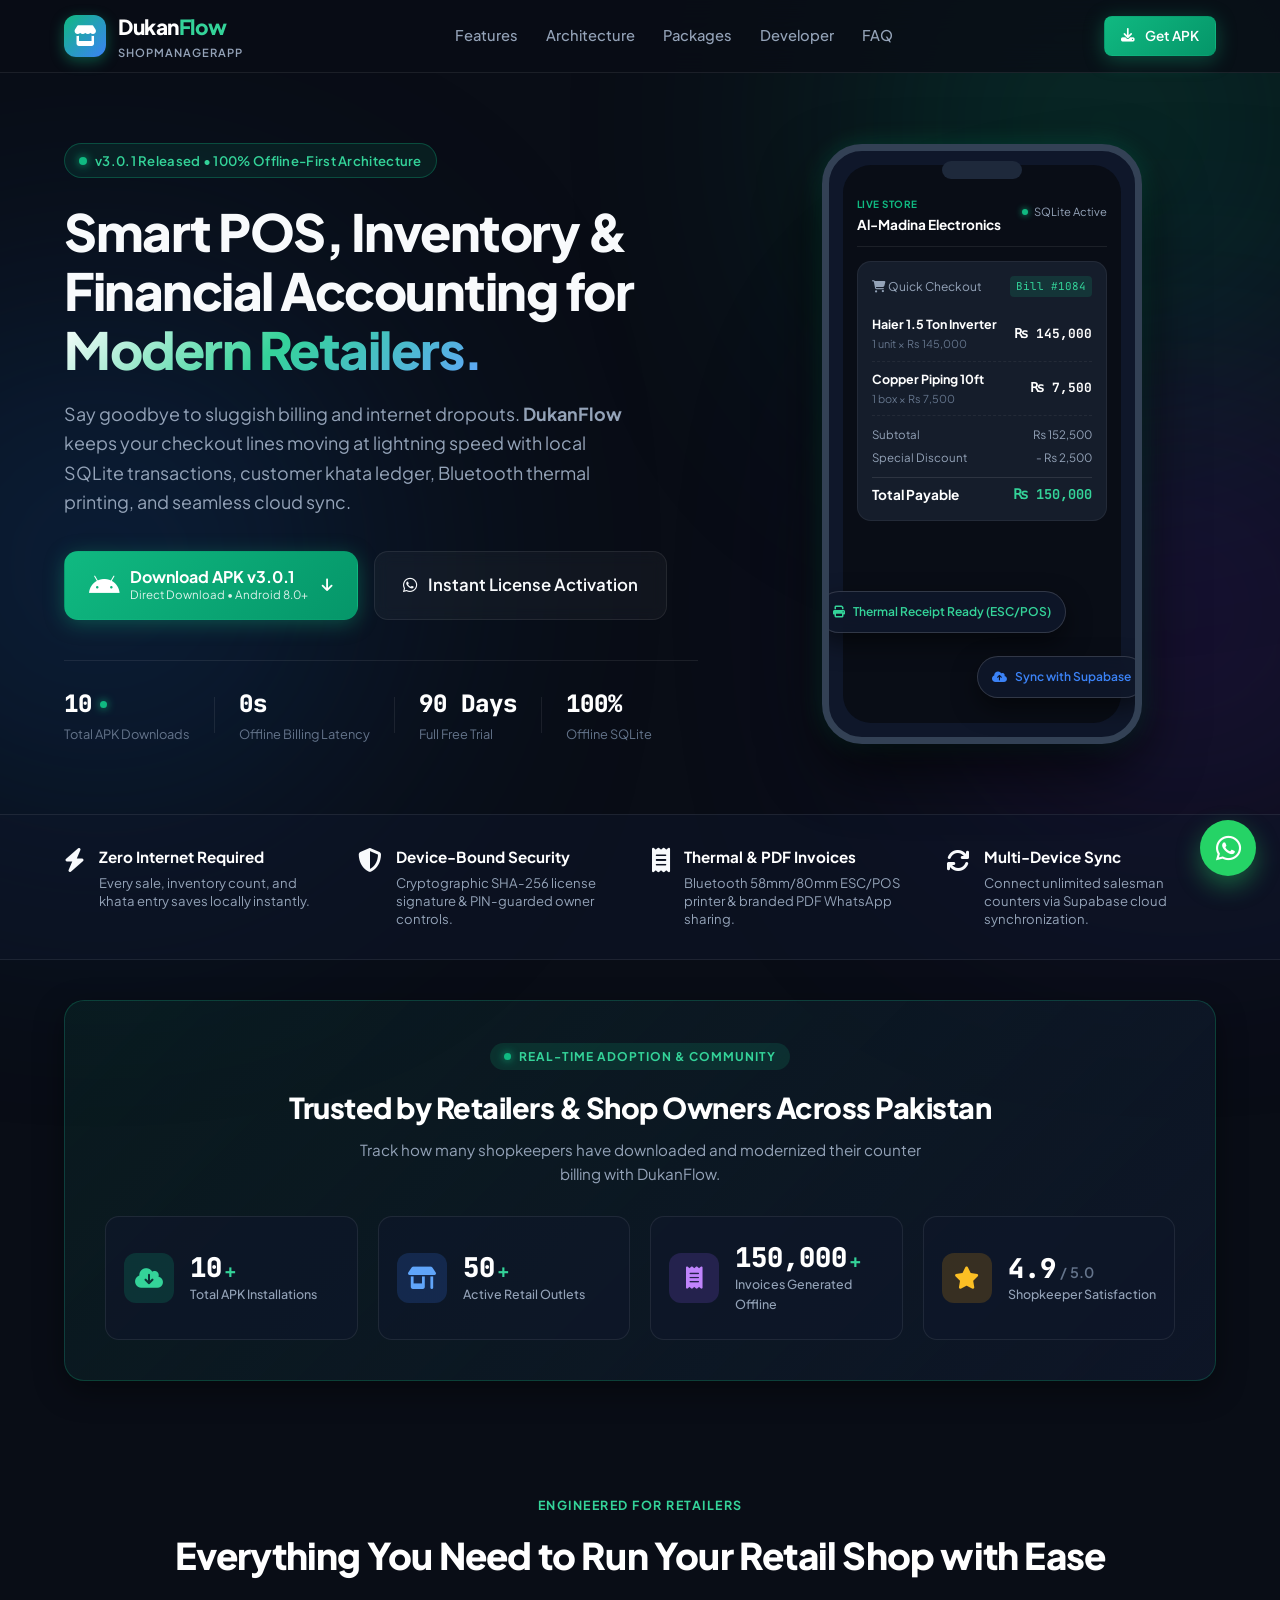
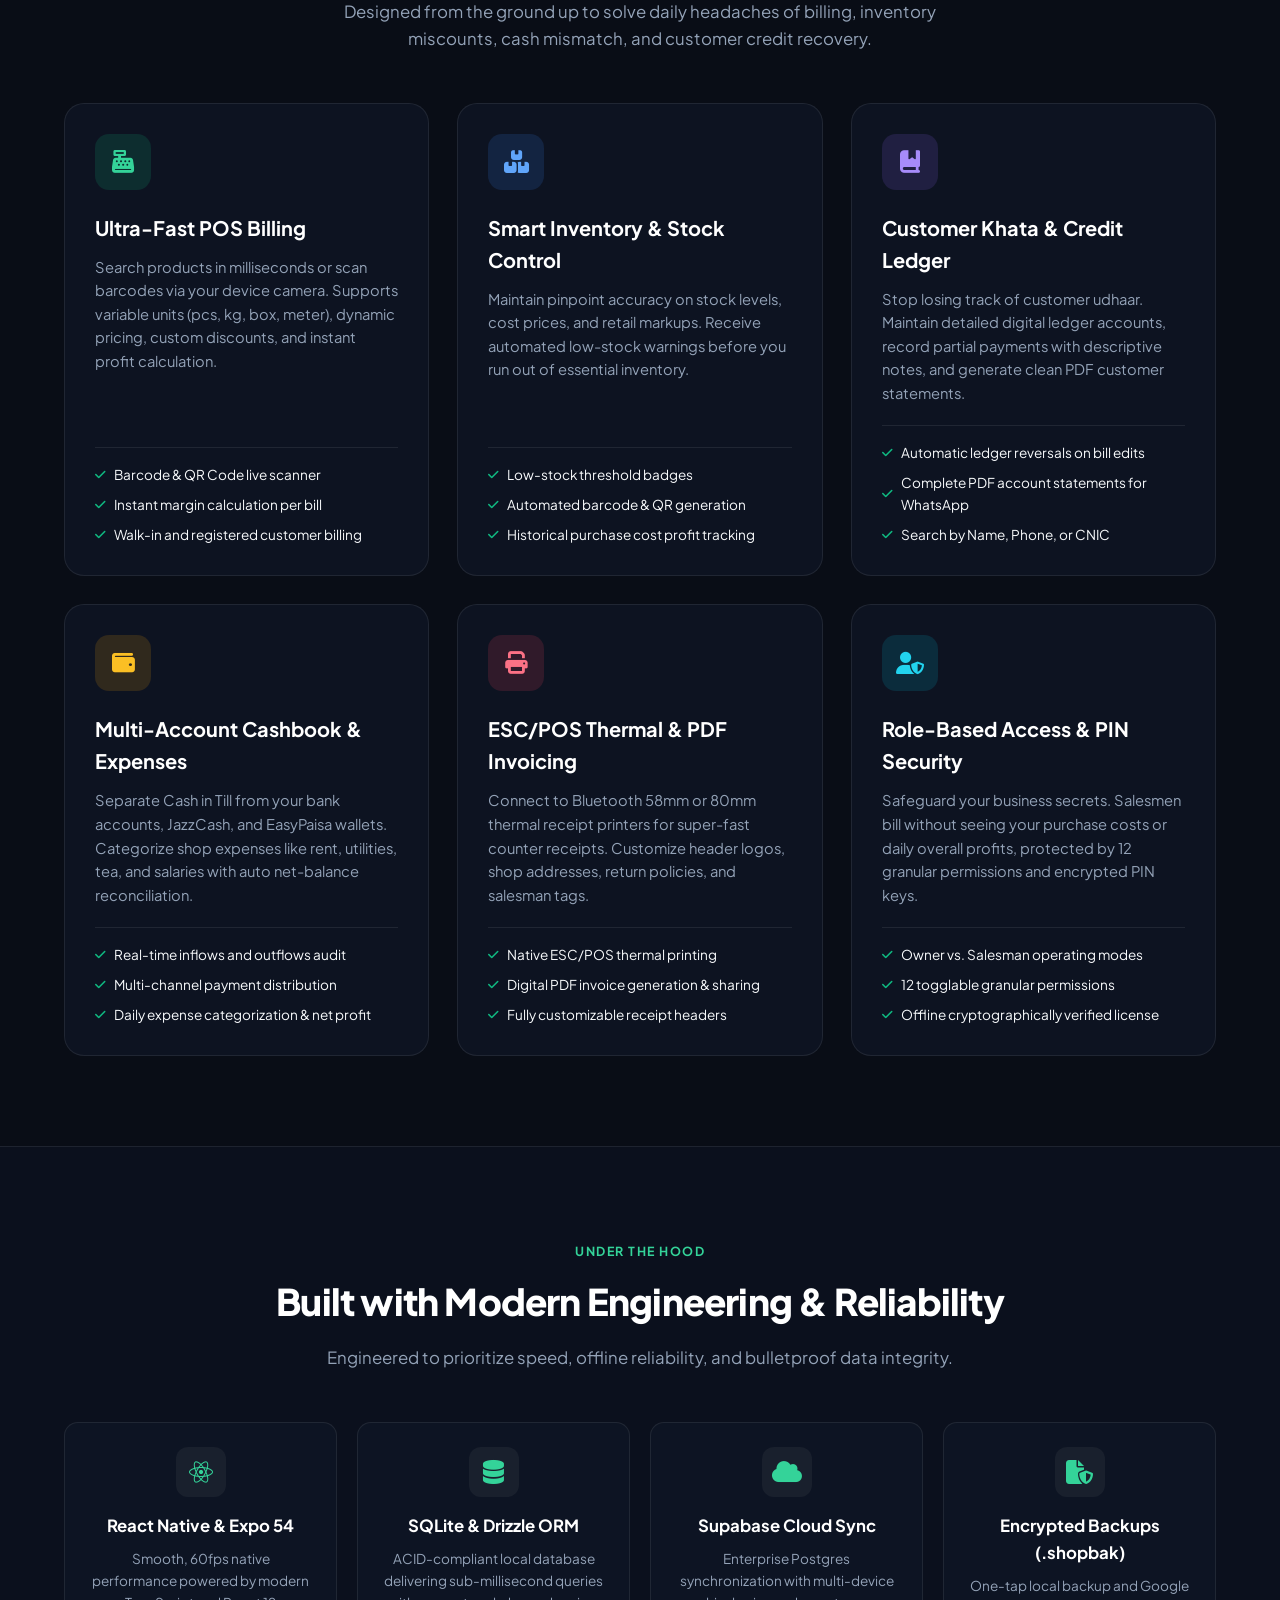
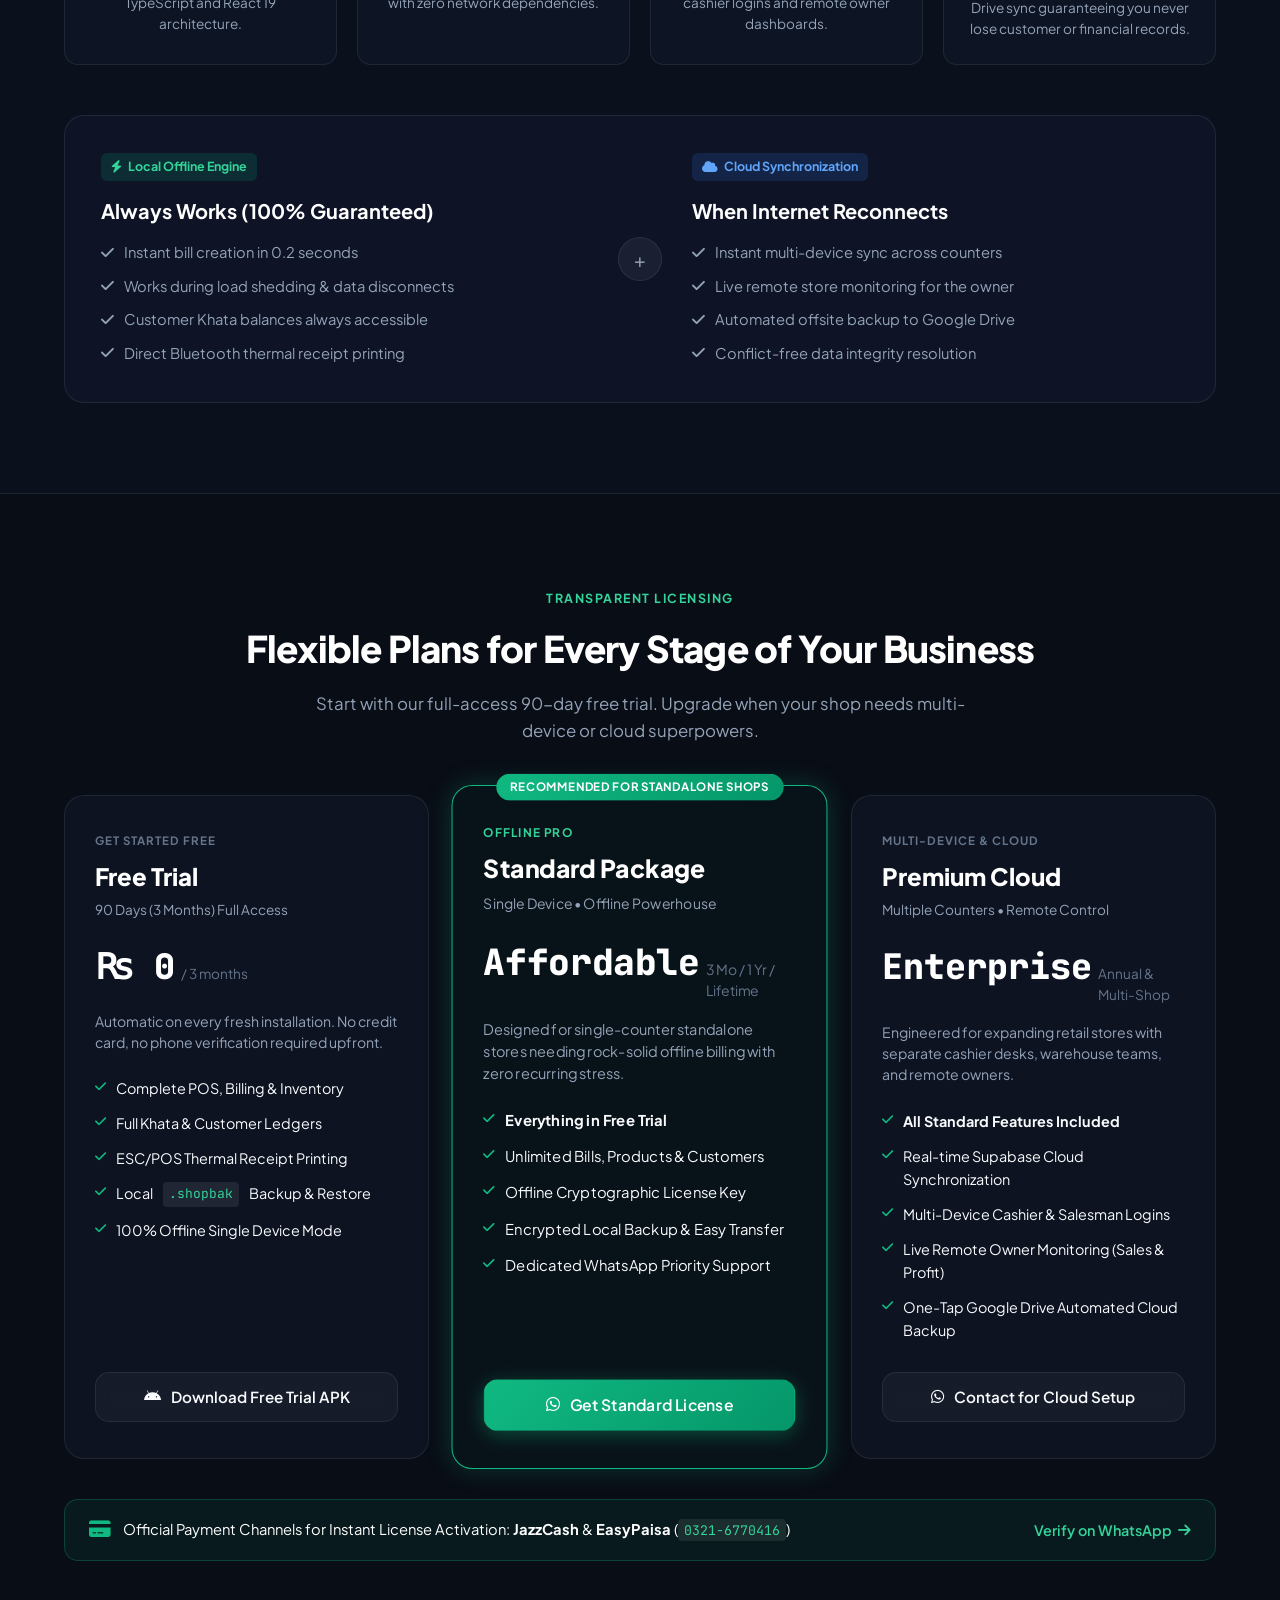
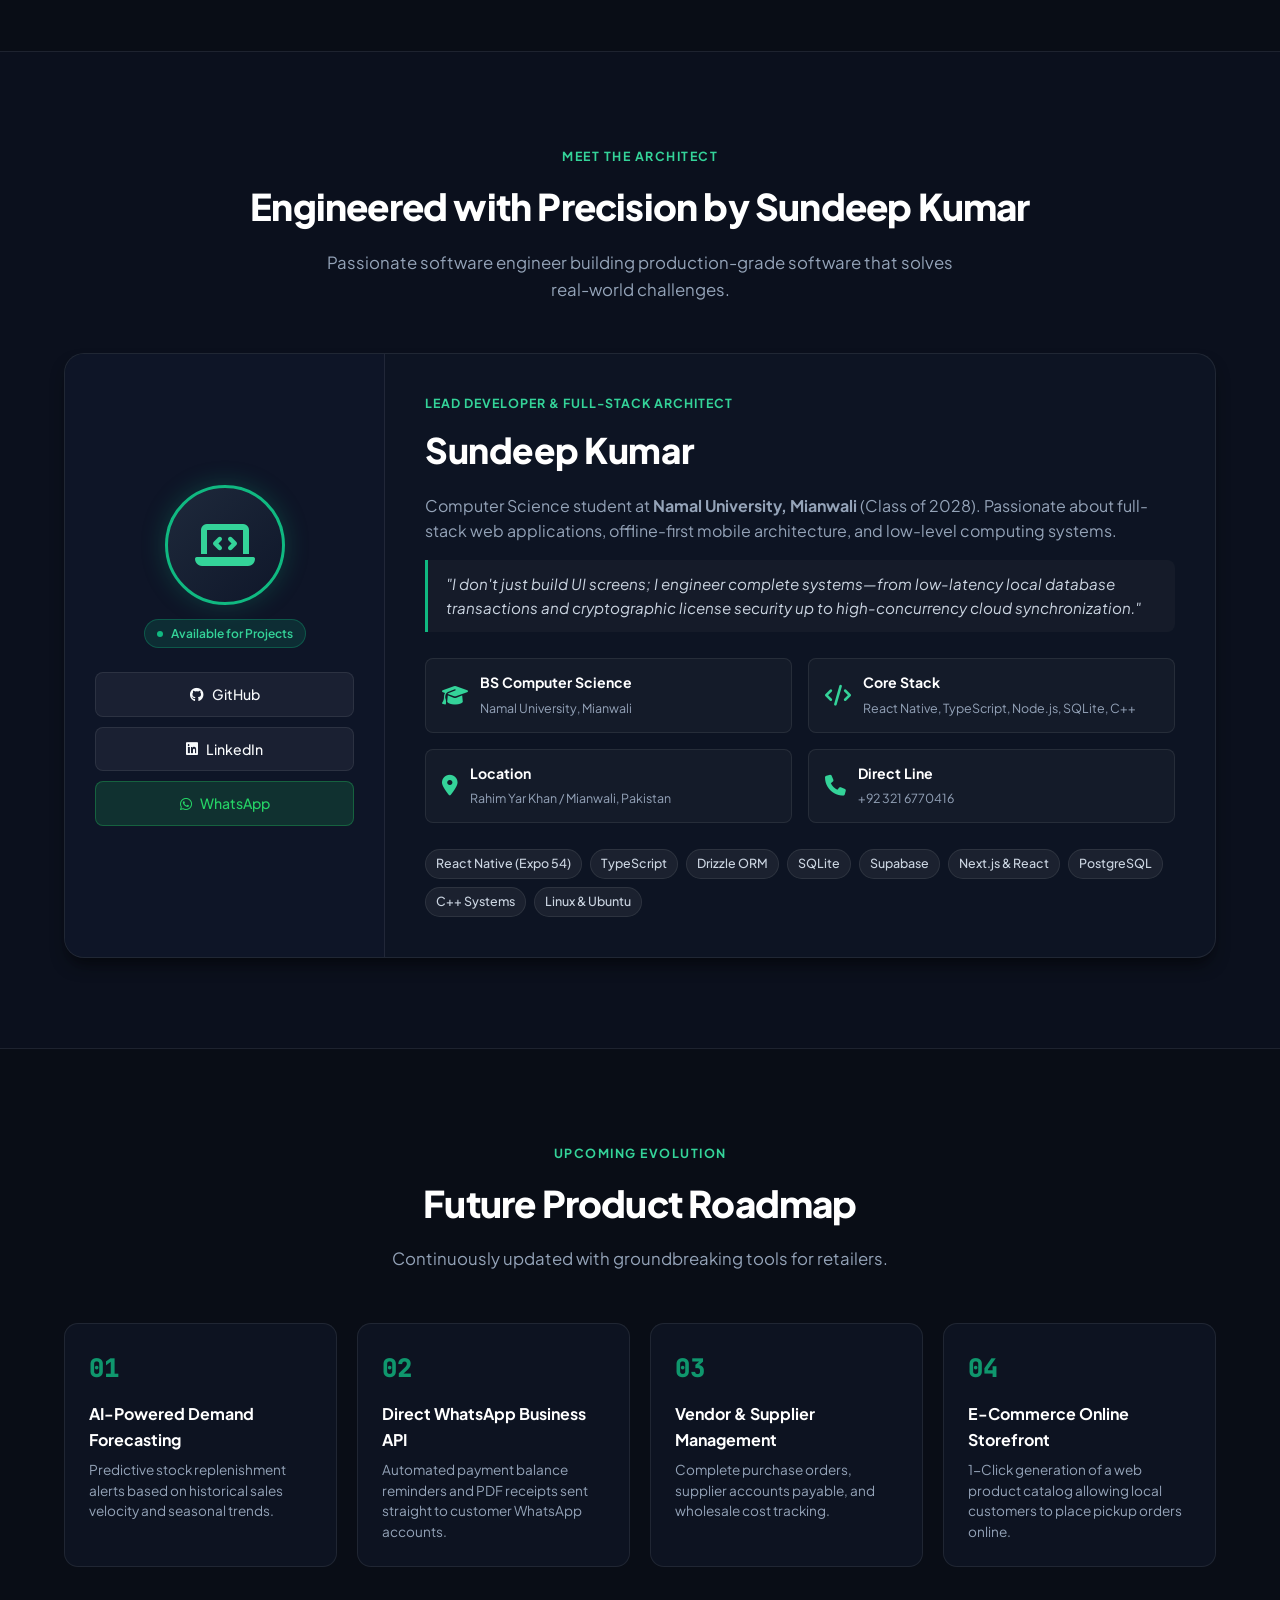
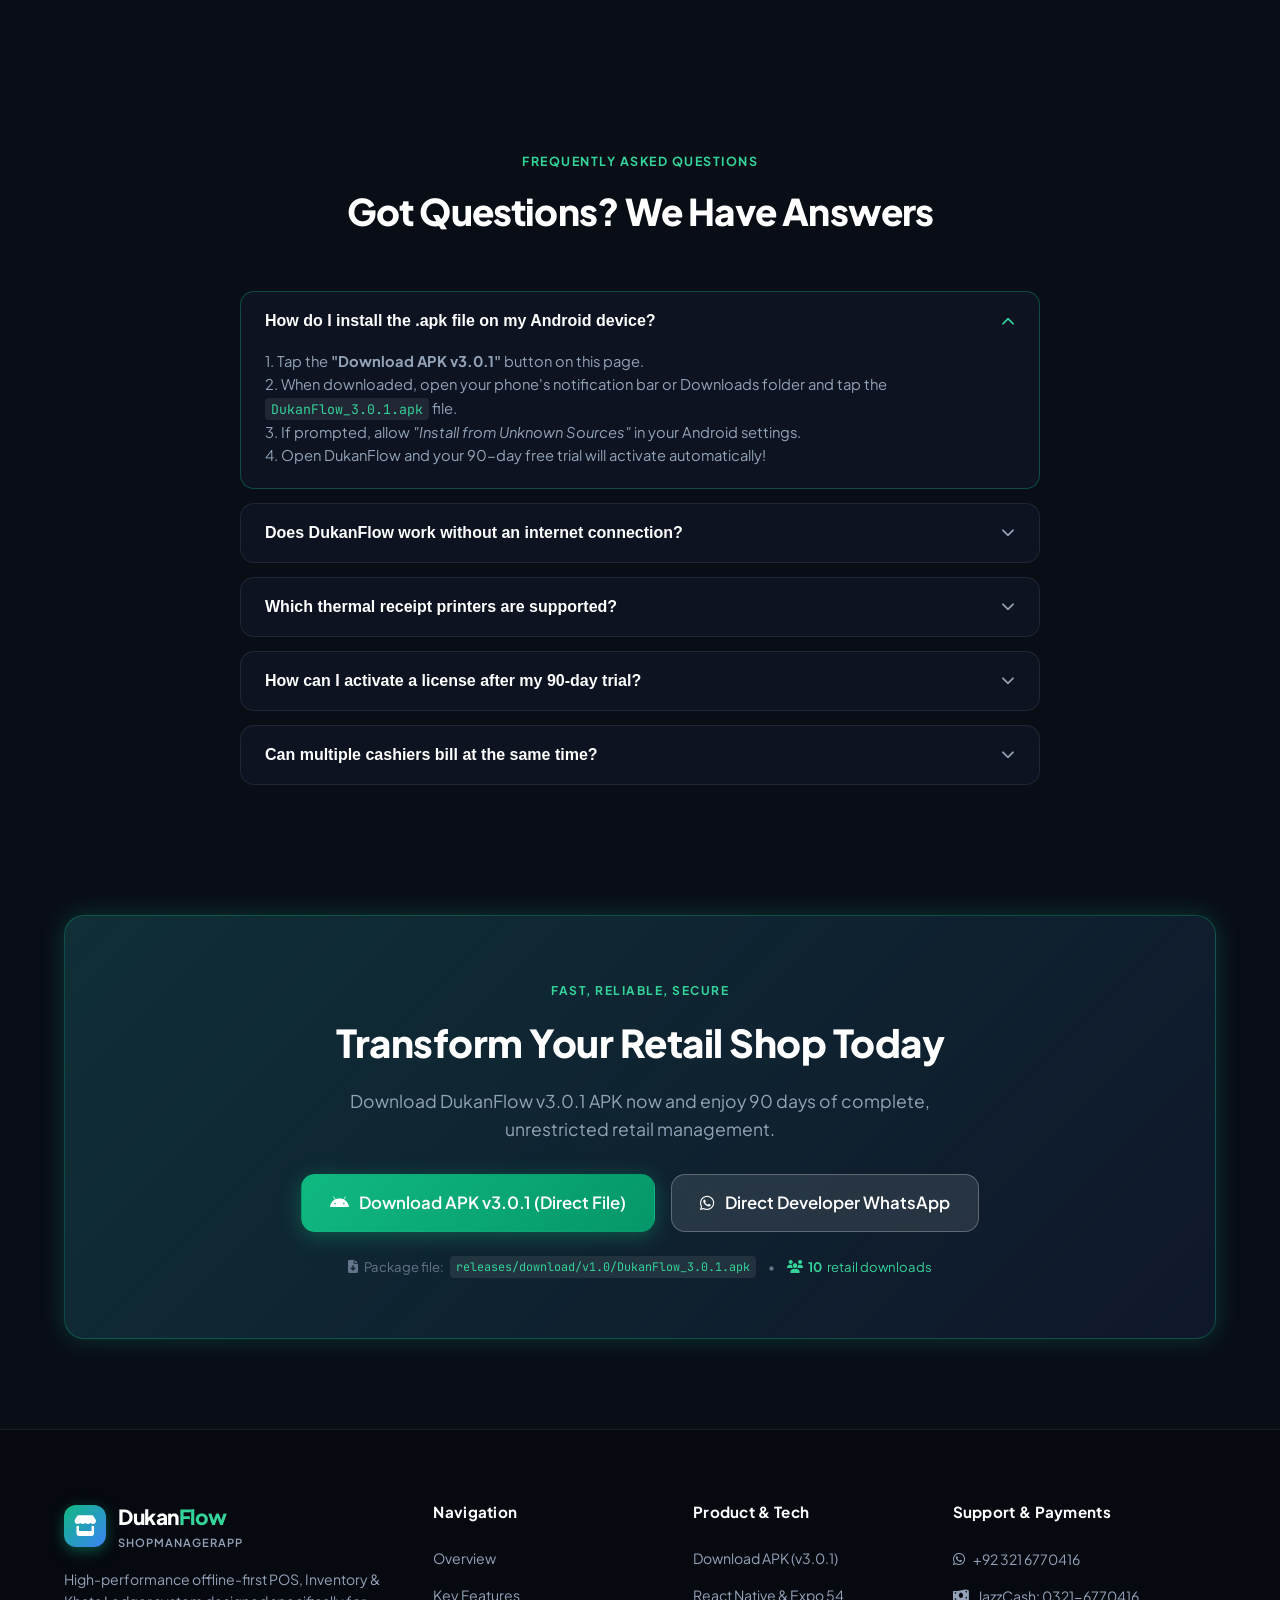
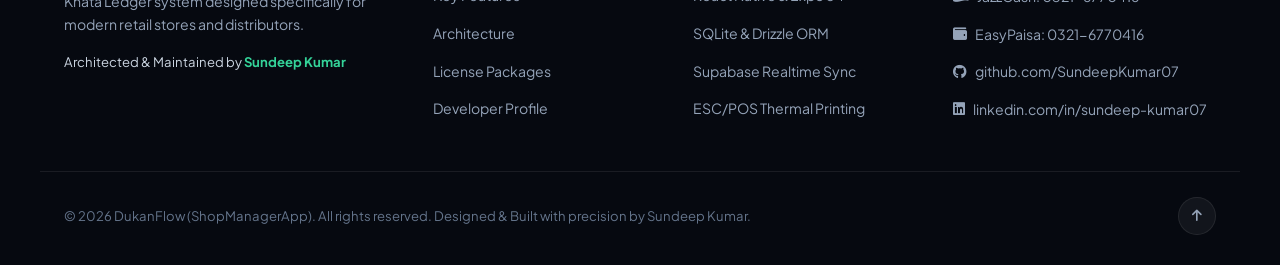
<file: Website/index.html>
<!DOCTYPE html>
<html lang="en">

<head>
  <meta charset="UTF-8" />
  <meta name="viewport" content="width=device-width, initial-scale=1.0" />
  <title>DukanFlow | Smart Offline-First POS, Inventory & Ledger System</title>
  <meta name="description"
    content="DukanFlow is a high-performance offline-first POS, Inventory & Khata Ledger system built with React Native, SQLite and Supabase for modern retail businesses." />
  <meta name="author" content="Sundeep Kumar" />
  <link rel="preconnect" href="https://fonts.googleapis.com" />
  <link rel="preconnect" href="https://fonts.gstatic.com" crossorigin />
  <link
    href="https://fonts.googleapis.com/css2?family=Plus+Jakarta+Sans:wght@300;400;500;600;700;800&family=JetBrains+Mono:wght@400;500;700&display=swap"
    rel="stylesheet" />
  <link rel="stylesheet" href="https://cdnjs.cloudflare.com/ajax/libs/font-awesome/6.5.1/css/all.min.css" />
  <link rel="stylesheet" href="style.css" />
</head>

<body>

  <!-- Background decorative glows -->
  <div class="glow-orb orb-1"></div>
  <div class="glow-orb orb-2"></div>
  <div class="glow-orb orb-3"></div>

  <!-- Navigation Bar -->
  <header class="navbar-wrapper">
    <nav class="navbar container">
      <a href="#hero" class="brand-logo">
        <div class="logo-icon">
          <i class="fa-solid fa-store"></i>
        </div>
        <div class="logo-text">
          <span class="logo-title">Dukan<span>Flow</span></span>
          <span class="logo-sub">ShopManagerApp</span>
        </div>
      </a>

      <div class="nav-links" id="navLinks">
        <a href="#features" class="nav-link">Features</a>
        <a href="#architecture" class="nav-link">Architecture</a>
        <a href="#pricing" class="nav-link">Packages</a>
        <a href="#developer" class="nav-link">Developer</a>
        <a href="#faq" class="nav-link">FAQ</a>
        <a href="https://github.com/SundeepKumar07/DukanFlow-releases/blob/main/download/v1.0/DukanFlow_3.0.1.apk" class="nav-cta btn-apk-nav" download>
          <i class="fa-brands fa-android"></i>
          <span>Download APK</span>
        </a>
      </div>

      <div class="nav-actions">
        <a href="https://github.com/SundeepKumar07/DukanFlow-releases/blob/main/download/v1.0/DukanFlow_3.0.1.apk" class="btn btn-primary btn-sm mobile-hide" download>
          <i class="fa-solid fa-download"></i>
          <span>Get APK</span>
        </a>
        <button class="menu-toggle" id="menuToggle" aria-label="Toggle navigation menu">
          <span></span>
          <span></span>
          <span></span>
        </button>
      </div>
    </nav>
  </header>

  <!-- Main Content -->
  <main>
    <!-- HERO SECTION -->
    <section class="hero-section container" id="hero">
      <div class="hero-content">
        <div class="hero-badge">
          <span class="badge-dot"></span>
          <span class="badge-text">v3.0.1 Released • 100% Offline-First Architecture</span>
        </div>

        <h1 class="hero-title">
          Smart POS, Inventory & Financial Accounting for <span class="gradient-text">Modern Retailers.</span>
        </h1>

        <p class="hero-subtitle">
          Say goodbye to sluggish billing and internet dropouts. <strong>DukanFlow</strong> keeps your checkout lines
          moving at lightning speed with local SQLite transactions, customer khata ledger, Bluetooth thermal printing,
          and seamless cloud sync.
        </p>

        <!-- Primary Action Buttons -->
        <div class="hero-ctas">
          <a href="https://github.com/SundeepKumar07/DukanFlow-releases/blob/main/download/v1.0/DukanFlow_3.0.1.apk" class="btn btn-primary btn-lg" id="downloadApkBtn"
            download="DukanFlow_3.0.1.apk">
            <div class="btn-icon">
              <i class="fa-brands fa-android"></i>
            </div>
            <div class="btn-text-group">
              <span class="btn-main-text">Download APK v3.0.1</span>
              <span class="btn-sub-text">Direct Download • Android 8.0+</span>
            </div>
            <i class="fa-solid fa-arrow-down arrow-indicator"></i>
          </a>

          <a href="https://wa.me/923216770416?text=Hi%20Sundeep,%20I%20am%20interested%20in%20DukanFlow%20(ShopManagerApp)%20and%20would%20like%20a%20license%20key!"
            target="_blank" rel="noopener noreferrer" class="btn btn-outline btn-lg">
            <i class="fa-brands fa-whatsapp text-success"></i>
            <span>Instant License Activation</span>
          </a>
        </div>

        <!-- Metric Badges -->
        <div class="hero-stats">
          <div class="stat-item">
            <div class="stat-number-wrapper">
              <span class="stat-number" id="downloadCounter">10</span>
              <span class="live-dot" title="Live Counter"></span>
            </div>
            <span class="stat-label">Total APK Downloads</span>
          </div>
          <div class="stat-divider"></div>
          <div class="stat-item">
            <span class="stat-number">0s</span>
            <span class="stat-label">Offline Billing Latency</span>
          </div>
          <div class="stat-divider"></div>
          <div class="stat-item">
            <span class="stat-number">90 Days</span>
            <span class="stat-label">Full Free Trial</span>
          </div>
          <div class="stat-divider"></div>
          <div class="stat-item">
            <span class="stat-number">100%</span>
            <span class="stat-label">Offline SQLite</span>
          </div>
        </div>
      </div>

      <!-- Hero Visual Interactive Mockup -->
      <div class="hero-visual">
        <div class="phone-frame">
          <div class="phone-screen">
            <!-- Simulated App Top Bar -->
            <div class="app-topbar">
              <div class="app-shop-info">
                <span class="app-shop-badge">LIVE STORE</span>
                <h4>Al-Madina Electronics</h4>
              </div>
              <div class="app-status">
                <span class="status-indicator online"></span>
                <span>SQLite Active</span>
              </div>
            </div>

            <!-- Simulated POS Card -->
            <div class="app-card pos-preview">
              <div class="card-header-mini">
                <span><i class="fa-solid fa-cart-shopping"></i> Quick Checkout</span>
                <span class="chip-badge">Bill #1084</span>
              </div>
              <div class="app-product-row">
                <div class="prod-info">
                  <strong>Haier 1.5 Ton Inverter</strong>
                  <small>1 unit × ₨ 145,000</small>
                </div>
                <span class="prod-price">₨ 145,000</span>
              </div>
              <div class="app-product-row">
                <div class="prod-info">
                  <strong>Copper Piping 10ft</strong>
                  <small>1 box × ₨ 7,500</small>
                </div>
                <span class="prod-price">₨ 7,500</span>
              </div>
              <div class="bill-summary">
                <div class="summary-line">
                  <span>Subtotal</span>
                  <span>₨ 152,500</span>
                </div>
                <div class="summary-line text-success">
                  <span>Special Discount</span>
                  <span>- ₨ 2,500</span>
                </div>
                <div class="summary-line total">
                  <span>Total Payable</span>
                  <span class="total-amount">₨ 150,000</span>
                </div>
              </div>
            </div>

            <!-- Floating Micro Cards -->
            <div class="floating-pill pill-printer">
              <i class="fa-solid fa-print"></i>
              <span>Thermal Receipt Ready (ESC/POS)</span>
            </div>

            <div class="floating-pill pill-cloud">
              <i class="fa-solid fa-cloud-arrow-up"></i>
              <span>Sync with Supabase</span>
            </div>
          </div>
        </div>
      </div>
    </section>

    <!-- TRUST STRIP -->
    <section class="trust-strip">
      <div class="container trust-grid">
        <div class="trust-badge">
          <i class="fa-solid fa-bolt text-warning"></i>
          <div>
            <strong>Zero Internet Required</strong>
            <p>Every sale, inventory count, and khata entry saves locally instantly.</p>
          </div>
        </div>
        <div class="trust-badge">
          <i class="fa-solid fa-shield-halved text-success"></i>
          <div>
            <strong>Device-Bound Security</strong>
            <p>Cryptographic SHA-256 license signature & PIN-guarded owner controls.</p>
          </div>
        </div>
        <div class="trust-badge">
          <i class="fa-solid fa-receipt text-info"></i>
          <div>
            <strong>Thermal & PDF Invoices</strong>
            <p>Bluetooth 58mm/80mm ESC/POS printer & branded PDF WhatsApp sharing.</p>
          </div>
        </div>
        <div class="trust-badge">
          <i class="fa-solid fa-arrows-rotate text-purple"></i>
          <div>
            <strong>Multi-Device Sync</strong>
            <p>Connect unlimited salesman counters via Supabase cloud synchronization.</p>
          </div>
        </div>
      </div>
    </section>

    <!-- LIVE COMMUNITY & DOWNLOAD STATS SECTION -->
    <section class="stats-counter-section">
      <div class="container">
        <div class="stats-banner-card">
          <div class="stats-badge-top">
            <span class="live-dot"></span> REAL-TIME ADOPTION & COMMUNITY
          </div>
          <h3 class="stats-headline">Trusted by Retailers & Shop Owners Across Pakistan</h3>
          <p class="stats-subline">Track how many shopkeepers have downloaded and modernized their counter billing with
            DukanFlow.</p>

          <div class="stats-highlight-grid">
            <div class="stat-box-large">
              <div class="stat-icon-wrap emerald">
                <i class="fa-solid fa-cloud-arrow-down"></i>
              </div>
              <div class="stat-details">
                <div class="counter-display">
                  <span class="main-counter-val" id="statsSectionDownloadCounter">10</span>
                  <span class="plus-sign">+</span>
                </div>
                <span class="counter-description">Total APK Installations</span>
              </div>
            </div>

            <div class="stat-box-large">
              <div class="stat-icon-wrap blue">
                <i class="fa-solid fa-shop"></i>
              </div>
              <div class="stat-details">
                <div class="counter-display">
                  <span class="main-counter-val">50</span>
                  <span class="plus-sign">+</span>
                </div>
                <span class="counter-description">Active Retail Outlets</span>
              </div>
            </div>

            <div class="stat-box-large">
              <div class="stat-icon-wrap purple">
                <i class="fa-solid fa-receipt"></i>
              </div>
              <div class="stat-details">
                <div class="counter-display">
                  <span class="main-counter-val">150,000</span>
                  <span class="plus-sign">+</span>
                </div>
                <span class="counter-description">Invoices Generated Offline</span>
              </div>
            </div>

            <div class="stat-box-large">
              <div class="stat-icon-wrap amber">
                <i class="fa-solid fa-star"></i>
              </div>
              <div class="stat-details">
                <div class="counter-display">
                  <span class="main-counter-val">4.9</span>
                  <span class="sub-rating">/ 5.0</span>
                </div>
                <span class="counter-description">Shopkeeper Satisfaction</span>
              </div>
            </div>
          </div>
        </div>
      </div>
    </section>

    <!-- KEY FEATURES SECTION -->
    <section class="features-section container" id="features">
      <div class="section-header text-center">
        <span class="section-tag">ENGINEERED FOR RETAILERS</span>
        <h2 class="section-title">Everything You Need to Run Your Retail Shop with Ease</h2>
        <p class="section-desc">Designed from the ground up to solve daily headaches of billing, inventory miscounts,
          cash mismatch, and customer credit recovery.</p>
      </div>

      <div class="features-grid">
        <!-- Feature 1 -->
        <div class="feature-card">
          <div class="feature-icon-box bg-emerald">
            <i class="fa-solid fa-cash-register"></i>
          </div>
          <h3 class="feature-title">Ultra-Fast POS Billing</h3>
          <p class="feature-text">Search products in milliseconds or scan barcodes via your device camera. Supports
            variable units (pcs, kg, box, meter), dynamic pricing, custom discounts, and instant profit calculation.</p>
          <ul class="feature-bullets">
            <li><i class="fa-solid fa-check"></i> Barcode & QR Code live scanner</li>
            <li><i class="fa-solid fa-check"></i> Instant margin calculation per bill</li>
            <li><i class="fa-solid fa-check"></i> Walk-in and registered customer billing</li>
          </ul>
        </div>

        <!-- Feature 2 -->
        <div class="feature-card">
          <div class="feature-icon-box bg-blue">
            <i class="fa-solid fa-boxes-stacked"></i>
          </div>
          <h3 class="feature-title">Smart Inventory & Stock Control</h3>
          <p class="feature-text">Maintain pinpoint accuracy on stock levels, cost prices, and retail markups. Receive
            automated low-stock warnings before you run out of essential inventory.</p>
          <ul class="feature-bullets">
            <li><i class="fa-solid fa-check"></i> Low-stock threshold badges</li>
            <li><i class="fa-solid fa-check"></i> Automated barcode & QR generation</li>
            <li><i class="fa-solid fa-check"></i> Historical purchase cost profit tracking</li>
          </ul>
        </div>

        <!-- Feature 3 -->
        <div class="feature-card">
          <div class="feature-icon-box bg-purple">
            <i class="fa-solid fa-book-bookmark"></i>
          </div>
          <h3 class="feature-title">Customer Khata & Credit Ledger</h3>
          <p class="feature-text">Stop losing track of customer udhaar. Maintain detailed digital ledger accounts,
            record partial payments with descriptive notes, and generate clean PDF customer statements.</p>
          <ul class="feature-bullets">
            <li><i class="fa-solid fa-check"></i> Automatic ledger reversals on bill edits</li>
            <li><i class="fa-solid fa-check"></i> Complete PDF account statements for WhatsApp</li>
            <li><i class="fa-solid fa-check"></i> Search by Name, Phone, or CNIC</li>
          </ul>
        </div>

        <!-- Feature 4 -->
        <div class="feature-card">
          <div class="feature-icon-box bg-amber">
            <i class="fa-solid fa-wallet"></i>
          </div>
          <h3 class="feature-title">Multi-Account Cashbook & Expenses</h3>
          <p class="feature-text">Separate Cash in Till from your bank accounts, JazzCash, and EasyPaisa wallets.
            Categorize shop expenses like rent, utilities, tea, and salaries with auto net-balance reconciliation.</p>
          <ul class="feature-bullets">
            <li><i class="fa-solid fa-check"></i> Real-time inflows and outflows audit</li>
            <li><i class="fa-solid fa-check"></i> Multi-channel payment distribution</li>
            <li><i class="fa-solid fa-check"></i> Daily expense categorization & net profit</li>
          </ul>
        </div>

        <!-- Feature 5 -->
        <div class="feature-card">
          <div class="feature-icon-box bg-rose">
            <i class="fa-solid fa-print"></i>
          </div>
          <h3 class="feature-title">ESC/POS Thermal & PDF Invoicing</h3>
          <p class="feature-text">Connect to Bluetooth 58mm or 80mm thermal receipt printers for super-fast counter
            receipts. Customize header logos, shop addresses, return policies, and salesman tags.</p>
          <ul class="feature-bullets">
            <li><i class="fa-solid fa-check"></i> Native ESC/POS thermal printing</li>
            <li><i class="fa-solid fa-check"></i> Digital PDF invoice generation & sharing</li>
            <li><i class="fa-solid fa-check"></i> Fully customizable receipt headers</li>
          </ul>
        </div>

        <!-- Feature 6 -->
        <div class="feature-card">
          <div class="feature-icon-box bg-cyan">
            <i class="fa-solid fa-user-shield"></i>
          </div>
          <h3 class="feature-title">Role-Based Access & PIN Security</h3>
          <p class="feature-text">Safeguard your business secrets. Salesmen bill without seeing your purchase costs or
            daily overall profits, protected by 12 granular permissions and encrypted PIN keys.</p>
          <ul class="feature-bullets">
            <li><i class="fa-solid fa-check"></i> Owner vs. Salesman operating modes</li>
            <li><i class="fa-solid fa-check"></i> 12 togglable granular permissions</li>
            <li><i class="fa-solid fa-check"></i> Offline cryptographically verified license</li>
          </ul>
        </div>
      </div>
    </section>

    <!-- ARCHITECTURE & TECHNOLOGY SECTION -->
    <section class="arch-section" id="architecture">
      <div class="container">
        <div class="section-header text-center">
          <span class="section-tag">UNDER THE HOOD</span>
          <h2 class="section-title">Built with Modern Engineering & Reliability</h2>
          <p class="section-desc">Engineered to prioritize speed, offline reliability, and bulletproof data integrity.
          </p>
        </div>

        <div class="arch-cards-wrapper">
          <div class="arch-card">
            <div class="tech-icon"><i class="fa-brands fa-react"></i></div>
            <h4>React Native & Expo 54</h4>
            <p>Smooth, 60fps native performance powered by modern TypeScript and React 19 architecture.</p>
          </div>
          <div class="arch-card">
            <div class="tech-icon"><i class="fa-solid fa-database"></i></div>
            <h4>SQLite & Drizzle ORM</h4>
            <p>ACID-compliant local database delivering sub-millisecond queries with zero network dependencies.</p>
          </div>
          <div class="arch-card">
            <div class="tech-icon"><i class="fa-solid fa-cloud"></i></div>
            <h4>Supabase Cloud Sync</h4>
            <p>Enterprise Postgres synchronization with multi-device cashier logins and remote owner dashboards.</p>
          </div>
          <div class="arch-card">
            <div class="tech-icon"><i class="fa-solid fa-file-shield"></i></div>
            <h4>Encrypted Backups (.shopbak)</h4>
            <p>One-tap local backup and Google Drive sync guaranteeing you never lose customer or financial records.</p>
          </div>
        </div>

        <!-- Offline vs Online Comparison -->
        <div class="comparison-box">
          <div class="comp-col offline-col">
            <div class="comp-badge"><i class="fa-solid fa-bolt"></i> Local Offline Engine</div>
            <h3>Always Works (100% Guaranteed)</h3>
            <ul>
              <li><i class="fa-solid fa-check text-success"></i> Instant bill creation in 0.2 seconds</li>
              <li><i class="fa-solid fa-check text-success"></i> Works during load shedding & data disconnects</li>
              <li><i class="fa-solid fa-check text-success"></i> Customer Khata balances always accessible</li>
              <li><i class="fa-solid fa-check text-success"></i> Direct Bluetooth thermal receipt printing</li>
            </ul>
          </div>
          <div class="comp-divider">
            <span>+</span>
          </div>
          <div class="comp-col online-col">
            <div class="comp-badge cloud"><i class="fa-solid fa-cloud"></i> Cloud Synchronization</div>
            <h3>When Internet Reconnects</h3>
            <ul>
              <li><i class="fa-solid fa-check text-info"></i> Instant multi-device sync across counters</li>
              <li><i class="fa-solid fa-check text-info"></i> Live remote store monitoring for the owner</li>
              <li><i class="fa-solid fa-check text-info"></i> Automated offsite backup to Google Drive</li>
              <li><i class="fa-solid fa-check text-info"></i> Conflict-free data integrity resolution</li>
            </ul>
          </div>
        </div>
      </div>
    </section>

    <!-- PACKAGES & PRICING -->
    <section class="pricing-section container" id="pricing">
      <div class="section-header text-center">
        <span class="section-tag">TRANSPARENT LICENSING</span>
        <h2 class="section-title">Flexible Plans for Every Stage of Your Business</h2>
        <p class="section-desc">Start with our full-access 90-day free trial. Upgrade when your shop needs multi-device
          or cloud superpowers.</p>
      </div>

      <div class="pricing-grid">
        <!-- Plan 1: Free Trial -->
        <div class="pricing-card free-tier">
          <div class="tier-tag">GET STARTED FREE</div>
          <h3 class="tier-name">Free Trial</h3>
          <div class="tier-duration">90 Days (3 Months) Full Access</div>
          <div class="tier-price">
            <span class="price-val">₨ 0</span>
            <span class="price-period">/ 3 months</span>
          </div>
          <p class="tier-desc">Automatic on every fresh installation. No credit card, no phone verification required
            upfront.</p>

          <ul class="tier-features">
            <li><i class="fa-solid fa-check"></i> Complete POS, Billing & Inventory</li>
            <li><i class="fa-solid fa-check"></i> Full Khata & Customer Ledgers</li>
            <li><i class="fa-solid fa-check"></i> ESC/POS Thermal Receipt Printing</li>
            <li><i class="fa-solid fa-check"></i> Local <code>.shopbak</code> Backup & Restore</li>
            <li><i class="fa-solid fa-check"></i> 100% Offline Single Device Mode</li>
          </ul>

          <a href="https://github.com/SundeepKumar07/DukanFlow-releases/blob/main/download/v1.0/DukanFlow_3.0.1.apk" class="btn btn-outline btn-block" download>
            <i class="fa-brands fa-android"></i>
            <span>Download Free Trial APK</span>
          </a>
        </div>

        <!-- Plan 2: Standard (Popular) -->
        <div class="pricing-card featured-tier">
          <div class="popular-ribbon">RECOMMENDED FOR STANDALONE SHOPS</div>
          <div class="tier-tag">OFFLINE PRO</div>
          <h3 class="tier-name">Standard Package</h3>
          <div class="tier-duration">Single Device • Offline Powerhouse</div>
          <div class="tier-price">
            <span class="price-val">Affordable</span>
            <span class="price-period">3 Mo / 1 Yr / Lifetime</span>
          </div>
          <p class="tier-desc">Designed for single-counter standalone stores needing rock-solid offline billing with
            zero recurring stress.</p>

          <ul class="tier-features">
            <li><i class="fa-solid fa-check"></i> <strong>Everything in Free Trial</strong></li>
            <li><i class="fa-solid fa-check"></i> Unlimited Bills, Products & Customers</li>
            <li><i class="fa-solid fa-check"></i> Offline Cryptographic License Key</li>
            <li><i class="fa-solid fa-check"></i> Encrypted Local Backup & Easy Transfer</li>
            <li><i class="fa-solid fa-check"></i> Dedicated WhatsApp Priority Support</li>
          </ul>

          <a href="https://wa.me/923216770416?text=Hi%20Sundeep,%20I%20want%20to%20get%20pricing%20details%20for%20the%20DukanFlow%20Standard%20Package."
            target="_blank" class="btn btn-primary btn-block">
            <i class="fa-brands fa-whatsapp"></i>
            <span>Get Standard License</span>
          </a>
        </div>

        <!-- Plan 3: Premium -->
        <div class="pricing-card premium-tier">
          <div class="tier-tag">MULTI-DEVICE & CLOUD</div>
          <h3 class="tier-name">Premium Cloud</h3>
          <div class="tier-duration">Multiple Counters • Remote Control</div>
          <div class="tier-price">
            <span class="price-val">Enterprise</span>
            <span class="price-period">Annual & Multi-Shop</span>
          </div>
          <p class="tier-desc">Engineered for expanding retail stores with separate cashier desks, warehouse teams, and
            remote owners.</p>

          <ul class="tier-features">
            <li><i class="fa-solid fa-check"></i> <strong>All Standard Features Included</strong></li>
            <li><i class="fa-solid fa-check"></i> Real-time Supabase Cloud Synchronization</li>
            <li><i class="fa-solid fa-check"></i> Multi-Device Cashier & Salesman Logins</li>
            <li><i class="fa-solid fa-check"></i> Live Remote Owner Monitoring (Sales & Profit)</li>
            <li><i class="fa-solid fa-check"></i> One-Tap Google Drive Automated Cloud Backup</li>
          </ul>

          <a href="https://wa.me/923216770416?text=Hi%20Sundeep,%20I%20am%20interested%20in%20DukanFlow%20Premium%20Cloud%20Package."
            target="_blank" class="btn btn-outline btn-block">
            <i class="fa-brands fa-whatsapp"></i>
            <span>Contact for Cloud Setup</span>
          </a>
        </div>
      </div>

      <!-- Payment Support Banner -->
      <div class="payment-channels-bar">
        <div class="pay-text">
          <i class="fa-solid fa-credit-card"></i>
          <span>Official Payment Channels for Instant License Activation: <strong>JazzCash</strong> &amp;
            <strong>EasyPaisa</strong> (<code>0321-6770416</code>)</span>
        </div>
        <a href="https://wa.me/923216770416" target="_blank" class="pay-link">Verify on WhatsApp <i
            class="fa-solid fa-arrow-right"></i></a>
      </div>
    </section>

    <!-- DEVELOPER SHOWCASE SECTION -->
    <section class="developer-section" id="developer">
      <div class="container">
        <div class="section-header text-center">
          <span class="section-tag">MEET THE ARCHITECT</span>
          <h2 class="section-title">Engineered with Precision by Sundeep Kumar</h2>
          <p class="section-desc">Passionate software engineer building production-grade software that solves real-world
            challenges.</p>
        </div>

        <div class="dev-card">
          <div class="dev-avatar-col">
            <div class="dev-avatar-frame">
              <div class="dev-avatar-placeholder">
                <i class="fa-solid fa-laptop-code"></i>
              </div>
              <div class="dev-status-badge">
                <span class="pulse-dot"></span> Available for Projects
              </div>
            </div>

            <div class="dev-socials">
              <a href="https://github.com/SundeepKumar07" target="_blank" rel="noopener noreferrer" class="social-btn"
                title="GitHub Profile">
                <i class="fa-brands fa-github"></i>
                <span>GitHub</span>
              </a>
              <a href="https://linkedin.com/in/sundeep-kumar07" target="_blank" rel="noopener noreferrer"
                class="social-btn" title="LinkedIn Profile">
                <i class="fa-brands fa-linkedin"></i>
                <span>LinkedIn</span>
              </a>
              <a href="https://wa.me/923216770416" target="_blank" rel="noopener noreferrer" class="social-btn whatsapp"
                title="Direct WhatsApp">
                <i class="fa-brands fa-whatsapp"></i>
                <span>WhatsApp</span>
              </a>
            </div>
          </div>

          <div class="dev-info-col">
            <div class="dev-role-badge">Lead Developer & Full-Stack Architect</div>
            <h3 class="dev-name">Sundeep Kumar</h3>
            <p class="dev-bio">
              Computer Science student at <strong>Namal University, Mianwali</strong> (Class of 2028). Passionate about
              full-stack web applications, offline-first mobile architecture, and low-level computing systems.
            </p>
            <p class="dev-statement">
              <em>"I don't just build UI screens; I engineer complete systems—from low-latency local database
                transactions and cryptographic license security up to high-concurrency cloud synchronization."</em>
            </p>

            <div class="dev-highlights">
              <div class="highlight-box">
                <i class="fa-solid fa-graduation-cap"></i>
                <div>
                  <strong>BS Computer Science</strong>
                  <span>Namal University, Mianwali</span>
                </div>
              </div>
              <div class="highlight-box">
                <i class="fa-solid fa-code"></i>
                <div>
                  <strong>Core Stack</strong>
                  <span>React Native, TypeScript, Node.js, SQLite, C++</span>
                </div>
              </div>
              <div class="highlight-box">
                <i class="fa-solid fa-location-dot"></i>
                <div>
                  <strong>Location</strong>
                  <span>Rahim Yar Khan / Mianwali, Pakistan</span>
                </div>
              </div>
              <div class="highlight-box">
                <i class="fa-solid fa-phone"></i>
                <div>
                  <strong>Direct Line</strong>
                  <span>+92 321 6770416</span>
                </div>
              </div>
            </div>

            <!-- Developer's Engineering Philosophy -->
            <div class="dev-skills-tags">
              <span class="skill-tag">React Native (Expo 54)</span>
              <span class="skill-tag">TypeScript</span>
              <span class="skill-tag">Drizzle ORM</span>
              <span class="skill-tag">SQLite</span>
              <span class="skill-tag">Supabase</span>
              <span class="skill-tag">Next.js & React</span>
              <span class="skill-tag">PostgreSQL</span>
              <span class="skill-tag">C++ Systems</span>
              <span class="skill-tag">Linux & Ubuntu</span>
            </div>
          </div>
        </div>
      </div>
    </section>

    <!-- ROADMAP SECTION -->
    <section class="roadmap-section container">
      <div class="section-header text-center">
        <span class="section-tag">UPCOMING EVOLUTION</span>
        <h2 class="section-title">Future Product Roadmap</h2>
        <p class="section-desc">Continuously updated with groundbreaking tools for retailers.</p>
      </div>

      <div class="roadmap-grid">
        <div class="roadmap-item">
          <div class="rm-num">01</div>
          <div class="rm-content">
            <h4>AI-Powered Demand Forecasting</h4>
            <p>Predictive stock replenishment alerts based on historical sales velocity and seasonal trends.</p>
          </div>
        </div>
        <div class="roadmap-item">
          <div class="rm-num">02</div>
          <div class="rm-content">
            <h4>Direct WhatsApp Business API</h4>
            <p>Automated payment balance reminders and PDF receipts sent straight to customer WhatsApp accounts.</p>
          </div>
        </div>
        <div class="roadmap-item">
          <div class="rm-num">03</div>
          <div class="rm-content">
            <h4>Vendor & Supplier Management</h4>
            <p>Complete purchase orders, supplier accounts payable, and wholesale cost tracking.</p>
          </div>
        </div>
        <div class="roadmap-item">
          <div class="rm-num">04</div>
          <div class="rm-content">
            <h4>E-Commerce Online Storefront</h4>
            <p>1-Click generation of a web product catalog allowing local customers to place pickup orders online.</p>
          </div>
        </div>
      </div>
    </section>

    <!-- FAQ SECTION -->
    <section class="faq-section container" id="faq">
      <div class="section-header text-center">
        <span class="section-tag">FREQUENTLY ASKED QUESTIONS</span>
        <h2 class="section-title">Got Questions? We Have Answers</h2>
      </div>

      <div class="faq-accordion">
        <div class="faq-item">
          <button class="faq-question">
            <span>How do I install the .apk file on my Android device?</span>
            <i class="fa-solid fa-chevron-down"></i>
          </button>
          <div class="faq-answer">
            <p>1. Tap the <strong>"Download APK v3.0.1"</strong> button on this page.<br />
              2. When downloaded, open your phone's notification bar or Downloads folder and tap the
              <code>DukanFlow_3.0.1.apk</code> file.<br />
              3. If prompted, allow <em>"Install from Unknown Sources"</em> in your Android settings.<br />
              4. Open DukanFlow and your 90-day free trial will activate automatically!
            </p>
          </div>
        </div>

        <div class="faq-item">
          <button class="faq-question">
            <span>Does DukanFlow work without an internet connection?</span>
            <i class="fa-solid fa-chevron-down"></i>
          </button>
          <div class="faq-answer">
            <p>Yes, absolutely! DukanFlow is built on an offline-first SQLite database architecture. You can generate
              bills, add products, record customer khata transactions, and print thermal receipts without needing Wi-Fi
              or mobile data.</p>
          </div>
        </div>

        <div class="faq-item">
          <button class="faq-question">
            <span>Which thermal receipt printers are supported?</span>
            <i class="fa-solid fa-chevron-down"></i>
          </button>
          <div class="faq-answer">
            <p>DukanFlow natively supports any standard 58mm or 80mm ESC/POS Bluetooth thermal receipt printer. You can
              also generate and share branded A4 or thermal PDF invoices via WhatsApp.</p>
          </div>
        </div>

        <div class="faq-item">
          <button class="faq-question">
            <span>How can I activate a license after my 90-day trial?</span>
            <i class="fa-solid fa-chevron-down"></i>
          </button>
          <div class="faq-answer">
            <p>You can contact developer <strong>Sundeep Kumar</strong> directly via WhatsApp at
              <code>+92 321 6770416</code>. Payments are accepted through JazzCash and EasyPaisa, and your offline
              activation key is generated instantly.
            </p>
          </div>
        </div>

        <div class="faq-item">
          <button class="faq-question">
            <span>Can multiple cashiers bill at the same time?</span>
            <i class="fa-solid fa-chevron-down"></i>
          </button>
          <div class="faq-answer">
            <p>Yes! With our <strong>Premium Cloud Package</strong> powered by Supabase, multiple sales staff can bill
              simultaneously from separate Android devices while synchronizing inventory and sales in real time.</p>
          </div>
        </div>
      </div>
    </section>

    <!-- DOWNLOAD BANNER (BOTTOM CALL TO ACTION) -->
    <section class="download-banner container">
      <div class="banner-inner">
        <div class="banner-content">
          <span class="banner-badge">FAST, RELIABLE, SECURE</span>
          <h2>Transform Your Retail Shop Today</h2>
          <p>Download DukanFlow v3.0.1 APK now and enjoy 90 days of complete, unrestricted retail management.</p>
          <div class="banner-actions">
            <a href="https://github.com/SundeepKumar07/DukanFlow-releases/blob/main/download/v1.0/DukanFlow_3.0.1.apk" class="btn btn-primary btn-lg"
              download="DukanFlow_3.0.1.apk">
              <i class="fa-brands fa-android"></i>
              <span>Download APK v3.0.1 (Direct File)</span>
            </a>
            <a href="https://wa.me/923216770416?text=Hello%20Sundeep,%20I%20have%20downloaded%20DukanFlow%20and%20need%20assistance!"
              class="btn btn-outline-white btn-lg" target="_blank">
              <i class="fa-brands fa-whatsapp"></i>
              <span>Direct Developer WhatsApp</span>
            </a>
          </div>
          <div class="file-path-hint">
            <i class="fa-solid fa-file-arrow-down"></i> Package file:
            <code>releases/download/v1.0/DukanFlow_3.0.1.apk</code>
            <span class="dot-separator">•</span>
            <span class="footer-stats-tag"><i class="fa-solid fa-users"></i> <strong
                id="bannerDownloadCounter">10</strong> retail downloads</span>
          </div>
        </div>
      </div>
    </section>
  </main>

  <!-- FOOTER -->
  <footer class="footer">
    <div class="container footer-content">
      <div class="footer-col brand-col">
        <div class="brand-logo footer-logo">
          <div class="logo-icon"><i class="fa-solid fa-store"></i></div>
          <div class="logo-text">
            <span class="logo-title">Dukan<span>Flow</span></span>
            <span class="logo-sub">ShopManagerApp</span>
          </div>
        </div>
        <p class="footer-desc">
          High-performance offline-first POS, Inventory & Khata Ledger system designed specifically for modern retail
          stores and distributors.
        </p>
        <div class="footer-developer-tag">
          Architected & Maintained by <strong>Sundeep Kumar</strong>
        </div>
      </div>

      <div class="footer-col">
        <h4>Navigation</h4>
        <ul>
          <li><a href="#hero">Overview</a></li>
          <li><a href="#features">Key Features</a></li>
          <li><a href="#architecture">Architecture</a></li>
          <li><a href="#pricing">License Packages</a></li>
          <li><a href="#developer">Developer Profile</a></li>
        </ul>
      </div>

      <div class="footer-col">
        <h4>Product & Tech</h4>
        <ul>
          <li><a href="../releases/download/v1.0/DukanFlow_3.0.1.apk" download>Download APK (v3.0.1)</a></li>
          <li><a href="#architecture">React Native & Expo 54</a></li>
          <li><a href="#architecture">SQLite & Drizzle ORM</a></li>
          <li><a href="#architecture">Supabase Realtime Sync</a></li>
          <li><a href="#features">ESC/POS Thermal Printing</a></li>
        </ul>
      </div>

      <div class="footer-col">
        <h4>Support & Payments</h4>
        <ul>
          <li><a href="https://wa.me/923216770416" target="_blank"><i class="fa-brands fa-whatsapp"></i> +92 321
              6770416</a></li>
          <li><span class="footer-info"><i class="fa-solid fa-money-bill-wave"></i> JazzCash: 0321-6770416</span></li>
          <li><span class="footer-info"><i class="fa-solid fa-wallet"></i> EasyPaisa: 0321-6770416</span></li>
          <li><a href="https://github.com/SundeepKumar07" target="_blank"><i class="fa-brands fa-github"></i>
              github.com/SundeepKumar07</a></li>
          <li><a href="https://linkedin.com/in/sundeep-kumar07" target="_blank"><i class="fa-brands fa-linkedin"></i>
              linkedin.com/in/sundeep-kumar07</a></li>
        </ul>
      </div>
    </div>

    <div class="footer-bottom container">
      <p>&copy; 2026 DukanFlow (ShopManagerApp). All rights reserved. Designed & Built with precision by Sundeep Kumar.
      </p>
      <div class="back-to-top" id="backToTop">
        <i class="fa-solid fa-arrow-up"></i>
      </div>
    </div>
  </footer>

  <!-- Floating WhatsApp Action Button -->
  <a href="https://wa.me/923216770416?text=Hi%20Sundeep,%20I%20have%20a%20question%20about%20DukanFlow!" target="_blank"
    rel="noopener noreferrer" class="floating-whatsapp" aria-label="Chat on WhatsApp">
    <i class="fa-brands fa-whatsapp"></i>
    <span class="wa-tooltip">Chat with Developer</span>
  </a>

  <!-- Download Toast Notification -->
  <div class="download-toast" id="downloadToast">
    <div class="toast-icon"><i class="fa-solid fa-circle-check"></i></div>
    <div class="toast-body">
      <strong>Downloading DukanFlow v3.0.1 APK</strong>
      <p>Check your notifications to complete installation on Android.</p>
    </div>
  </div>

  <script src="script.js"></script>
</body>

</html>
</file>
<file: style.css>
:root {
  --bg-primary: #090d16;
  --bg-secondary: #0f172a;
  --bg-card: rgba(17, 24, 39, 0.7);
  --bg-card-hover: rgba(30, 41, 59, 0.85);
  --border-color: rgba(255, 255, 255, 0.08);
  --border-glow: rgba(16, 185, 129, 0.3);

  --accent-emerald: #10b981;
  --accent-emerald-light: #34d399;
  --accent-emerald-dark: #059669;
  --accent-blue: #3b82f6;
  --accent-purple: #8b5cf6;
  --accent-amber: #f59e0b;
  --accent-rose: #f43f5e;
  --accent-cyan: #06b6d4;

  --text-main: #f8fafc;
  --text-muted: #94a3b8;
  --text-dim: #64748b;

  --font-main: 'Plus Jakarta Sans', -apple-system, BlinkMacSystemFont, 'Segoe UI', Roboto, sans-serif;
  --font-mono: 'JetBrains Mono', monospace;

  --radius-sm: 8px;
  --radius-md: 14px;
  --radius-lg: 20px;
  --radius-full: 9999px;

  --shadow-sm: 0 4px 6px -1px rgba(0, 0, 0, 0.3);
  --shadow-md: 0 10px 15px -3px rgba(0, 0, 0, 0.5);
  --shadow-glow: 0 0 25px rgba(16, 185, 129, 0.25);
  --shadow-blue-glow: 0 0 30px rgba(59, 130, 246, 0.25);
}

/* RESET & BASE */
*,
*::before,
*::after {
  box-sizing: border-box;
  margin: 0;
  padding: 0;
}

html {
  scroll-behavior: smooth;
  font-family: var(--font-main);
  background-color: var(--bg-primary);
  color: var(--text-main);
  line-height: 1.6;
}

body {
  overflow-x: hidden;
  position: relative;
  min-height: 100vh;
}

a {
  text-decoration: none;
  color: inherit;
  transition: all 0.2s ease;
}

ul {
  list-style: none;
}

code {
  font-family: var(--font-mono);
  background: rgba(255, 255, 255, 0.08);
  padding: 2px 6px;
  border-radius: 4px;
  font-size: 0.9em;
  color: var(--accent-emerald-light);
}

/* CONTAINER */
.container {
  width: 100%;
  max-width: 1200px;
  margin: 0 auto;
  padding: 0 24px;
}

/* DECORATIVE BACKGROUND GLOWS */
.glow-orb {
  position: fixed;
  border-radius: 50%;
  filter: blur(140px);
  pointer-events: none;
  z-index: -1;
  opacity: 0.35;
}

.orb-1 {
  width: 450px;
  height: 450px;
  background: radial-gradient(circle, #059669, #047857);
  top: -100px;
  right: -50px;
}

.orb-2 {
  width: 500px;
  height: 500px;
  background: radial-gradient(circle, #1e3a8a, #0369a1);
  top: 35%;
  left: -150px;
}

.orb-3 {
  width: 400px;
  height: 400px;
  background: radial-gradient(circle, #6b21a8, #3730a3);
  bottom: 10%;
  right: -100px;
}

/* BUTTONS */
.btn {
  display: inline-flex;
  align-items: center;
  justify-content: center;
  gap: 10px;
  font-weight: 600;
  font-size: 0.95rem;
  padding: 12px 22px;
  border-radius: var(--radius-md);
  border: 1px solid transparent;
  cursor: pointer;
  transition: all 0.25s cubic-bezier(0.16, 1, 0.3, 1);
  text-align: center;
}

.btn-primary {
  background: linear-gradient(135deg, var(--accent-emerald), var(--accent-emerald-dark));
  color: #ffffff;
  box-shadow: 0 4px 20px rgba(16, 185, 129, 0.35);
}

.btn-primary:hover {
  transform: translateY(-2px);
  box-shadow: 0 6px 25px rgba(16, 185, 129, 0.5);
  background: linear-gradient(135deg, var(--accent-emerald-light), var(--accent-emerald));
}

/* HIGH-CONTRAST DEDICATED BRAND BUTTONS */
.btn-github {
  background: linear-gradient(135deg, #24292f, #0f1419);
  color: #ffffff;
  border: 1px solid rgba(255, 255, 255, 0.2);
  box-shadow: 0 4px 18px rgba(0, 0, 0, 0.4);
}

.btn-github:hover {
  background: linear-gradient(135deg, #333a42, #1b2128);
  border-color: rgba(255, 255, 255, 0.4);
  transform: translateY(-2px);
  box-shadow: 0 6px 22px rgba(255, 255, 255, 0.15);
}

.btn-drive {
  background: linear-gradient(135deg, #1e3a8a, #0369a1);
  color: #ffffff;
  border: 1px solid rgba(59, 130, 246, 0.4);
  box-shadow: 0 4px 18px rgba(59, 130, 246, 0.3);
}

.btn-drive:hover {
  background: linear-gradient(135deg, #2563eb, #0284c7);
  border-color: rgba(96, 165, 250, 0.7);
  transform: translateY(-2px);
  box-shadow: 0 6px 22px rgba(59, 130, 246, 0.5);
}

.btn-whatsapp-cta {
  background: rgba(37, 211, 102, 0.12);
  border: 1px solid rgba(37, 211, 102, 0.4);
  color: #25d366;
}

.btn-whatsapp-cta:hover {
  background: #25d366;
  color: #ffffff;
  transform: translateY(-2px);
  box-shadow: 0 6px 20px rgba(37, 211, 102, 0.35);
}

.btn-outline {
  background: rgba(255, 255, 255, 0.04);
  border: 1px solid var(--border-color);
  color: var(--text-main);
  backdrop-filter: blur(8px);
}

.btn-outline:hover {
  background: rgba(255, 255, 255, 0.08);
  border-color: rgba(255, 255, 255, 0.25);
  transform: translateY(-2px);
}

.btn-outline-white {
  background: rgba(255, 255, 255, 0.1);
  border: 1px solid rgba(255, 255, 255, 0.25);
  color: #ffffff;
  backdrop-filter: blur(8px);
}

.btn-outline-white:hover {
  background: #ffffff;
  color: #0f172a;
}

.btn-sm {
  padding: 8px 16px;
  font-size: 0.85rem;
  border-radius: var(--radius-sm);
}

.btn-lg {
  padding: 15px 28px;
  font-size: 1.05rem;
}

.btn-block {
  width: 100%;
}

/* NAVBAR */
.navbar-wrapper {
  position: sticky;
  top: 0;
  z-index: 100;
  backdrop-filter: blur(16px);
  -webkit-backdrop-filter: blur(16px);
  background: rgba(9, 13, 22, 0.8);
  border-bottom: 1px solid var(--border-color);
}

.navbar {
  display: flex;
  align-items: center;
  justify-content: space-between;
  height: 72px;
}

.brand-logo {
  display: flex;
  align-items: center;
  gap: 12px;
}

.logo-icon {
  width: 42px;
  height: 42px;
  background: linear-gradient(135deg, var(--accent-emerald), var(--accent-blue));
  border-radius: 12px;
  display: flex;
  align-items: center;
  justify-content: center;
  font-size: 1.25rem;
  color: #ffffff;
  box-shadow: 0 4px 14px rgba(16, 185, 129, 0.4);
}

.logo-text {
  display: flex;
  flex-direction: column;
}

.logo-title {
  font-size: 1.3rem;
  font-weight: 800;
  letter-spacing: -0.5px;
  color: #ffffff;
}

.logo-title span {
  color: var(--accent-emerald-light);
}

.logo-sub {
  font-size: 0.7rem;
  color: var(--text-muted);
  text-transform: uppercase;
  letter-spacing: 1px;
  font-weight: 600;
}

.nav-links {
  display: flex;
  align-items: center;
  gap: 28px;
}

.nav-link {
  font-size: 0.92rem;
  font-weight: 500;
  color: var(--text-muted);
}

.nav-link:hover,
.nav-link.active {
  color: #ffffff;
}

.nav-cta.btn-apk-nav {
  display: none;
}

.nav-actions {
  display: flex;
  align-items: center;
  gap: 14px;
}

.menu-toggle {
  display: none;
  flex-direction: column;
  gap: 5px;
  background: transparent;
  border: none;
  cursor: pointer;
  padding: 6px;
}

.menu-toggle span {
  width: 24px;
  height: 2px;
  background: var(--text-main);
  border-radius: 2px;
  transition: all 0.3s ease;
}

.menu-toggle.active span:nth-child(1) {
  transform: rotate(45deg) translate(5px, 5px);
}

.menu-toggle.active span:nth-child(2) {
  opacity: 0;
}

.menu-toggle.active span:nth-child(3) {
  transform: rotate(-45deg) translate(5px, -5px);
}

/* HERO SECTION */
.hero-section {
  display: grid;
  grid-template-columns: 1.15fr 0.85fr;
  align-items: center;
  gap: 50px;
  padding-top: 70px;
  padding-bottom: 70px;
}

.hero-badge {
  display: inline-flex;
  align-items: center;
  gap: 8px;
  padding: 6px 14px;
  background: rgba(16, 185, 129, 0.1);
  border: 1px solid rgba(16, 185, 129, 0.3);
  border-radius: var(--radius-full);
  margin-bottom: 24px;
}

.badge-dot {
  width: 8px;
  height: 8px;
  background: var(--accent-emerald);
  border-radius: 50%;
  box-shadow: 0 0 10px var(--accent-emerald);
  animation: pulse-dot 2s infinite;
}

@keyframes pulse-dot {
  0% {
    transform: scale(0.95);
    opacity: 0.8;
  }

  50% {
    transform: scale(1.3);
    opacity: 1;
  }

  100% {
    transform: scale(0.95);
    opacity: 0.8;
  }
}

.badge-text {
  font-size: 0.82rem;
  font-weight: 600;
  color: var(--accent-emerald-light);
  letter-spacing: 0.3px;
}

.hero-title {
  font-size: 3.2rem;
  font-weight: 800;
  line-height: 1.15;
  letter-spacing: -1.5px;
  margin-bottom: 20px;
}

.gradient-text {
  background: linear-gradient(135deg, #ffffff, var(--accent-emerald-light), #60a5fa);
  -webkit-background-clip: text;
  -webkit-text-fill-color: transparent;
}

.hero-subtitle {
  font-size: 1.12rem;
  color: var(--text-muted);
  line-height: 1.65;
  margin-bottom: 34px;
  max-width: 580px;
}

.hero-ctas {
  display: flex;
  flex-wrap: wrap;
  gap: 16px;
  margin-bottom: 40px;
}

#downloadApkBtn {
  padding: 12px 24px;
}

.btn-icon {
  font-size: 1.7rem;
}

.btn-text-group {
  display: flex;
  flex-direction: column;
  text-align: left;
}

.btn-main-text {
  font-size: 1rem;
  font-weight: 700;
  line-height: 1.2;
}

.btn-sub-text {
  font-size: 0.72rem;
  opacity: 0.85;
  font-weight: 400;
}

.arrow-indicator {
  font-size: 0.9rem;
  margin-left: 4px;
  transition: transform 0.2s ease;
}

#downloadApkBtn:hover .arrow-indicator {
  transform: translateY(3px);
}

.hero-stats {
  display: flex;
  align-items: center;
  gap: 24px;
  padding-top: 24px;
  border-top: 1px solid var(--border-color);
}

.stat-item {
  display: flex;
  flex-direction: column;
}

.stat-number-wrapper {
  display: flex;
  align-items: center;
  gap: 8px;
}

.live-dot {
  width: 7px;
  height: 7px;
  border-radius: 50%;
  background: var(--accent-emerald);
  box-shadow: 0 0 8px var(--accent-emerald);
  animation: pulse-dot 1.5s infinite;
}

.dot-separator {
  color: var(--text-dim);
  margin: 0 6px;
}

.footer-stats-tag {
  color: var(--accent-emerald-light);
  display: inline-flex;
  align-items: center;
  gap: 5px;
}

.stat-number {
  font-size: 1.5rem;
  font-weight: 800;
  color: #ffffff;
  font-family: var(--font-mono);
}

.stat-label {
  font-size: 0.8rem;
  color: var(--text-dim);
}

.stat-divider {
  width: 1px;
  height: 36px;
  background: var(--border-color);
}

/* HERO VISUAL PHONE */
.hero-visual {
  position: relative;
  display: flex;
  justify-content: center;
}

.phone-frame {
  width: 320px;
  height: 600px;
  background: #0f172a;
  border: 7px solid #334155;
  border-radius: 40px;
  box-shadow: 0 25px 60px rgba(0, 0, 0, 0.7), var(--shadow-glow);
  position: relative;
  overflow: hidden;
  padding: 14px;
}

.phone-frame::before {
  content: '';
  position: absolute;
  top: 10px;
  left: 50%;
  transform: translateX(-50%);
  width: 80px;
  height: 18px;
  background: #1e293b;
  border-radius: 10px;
  z-index: 10;
}

.phone-screen {
  background: #090d16;
  width: 100%;
  height: 100%;
  border-radius: 28px;
  padding: 24px 14px 14px;
  display: flex;
  flex-direction: column;
  gap: 14px;
  position: relative;
}

.app-topbar {
  display: flex;
  justify-content: space-between;
  align-items: center;
  padding-bottom: 10px;
  border-bottom: 1px solid rgba(255, 255, 255, 0.08);
}

.app-shop-badge {
  font-size: 0.62rem;
  color: var(--accent-emerald);
  font-weight: 700;
  letter-spacing: 0.5px;
}

.app-shop-info h4 {
  font-size: 0.85rem;
  font-weight: 700;
  color: #fff;
}

.app-status {
  display: flex;
  align-items: center;
  gap: 6px;
  font-size: 0.7rem;
  color: var(--text-muted);
}

.status-indicator {
  width: 6px;
  height: 6px;
  border-radius: 50%;
  background: var(--accent-emerald);
  box-shadow: 0 0 6px var(--accent-emerald);
}

.app-card {
  background: rgba(30, 41, 59, 0.6);
  border: 1px solid rgba(255, 255, 255, 0.06);
  border-radius: var(--radius-md);
  padding: 14px;
}

.card-header-mini {
  display: flex;
  justify-content: space-between;
  align-items: center;
  font-size: 0.75rem;
  color: var(--text-muted);
  margin-bottom: 10px;
}

.chip-badge {
  background: rgba(16, 185, 129, 0.15);
  color: var(--accent-emerald-light);
  font-size: 0.68rem;
  padding: 2px 6px;
  border-radius: 4px;
  font-family: var(--font-mono);
}

.app-product-row {
  display: flex;
  justify-content: space-between;
  align-items: center;
  padding: 8px 0;
  border-bottom: 1px dashed rgba(255, 255, 255, 0.06);
}

.prod-info {
  display: flex;
  flex-direction: column;
}

.prod-info strong {
  font-size: 0.78rem;
  color: #ffffff;
}

.prod-info small {
  font-size: 0.68rem;
  color: var(--text-dim);
}

.prod-price {
  font-size: 0.8rem;
  font-weight: 700;
  font-family: var(--font-mono);
  color: #fff;
}

.bill-summary {
  margin-top: 10px;
  display: flex;
  flex-direction: column;
  gap: 4px;
  font-size: 0.72rem;
}

.summary-line {
  display: flex;
  justify-content: space-between;
  color: var(--text-muted);
}

.summary-line.total {
  margin-top: 6px;
  padding-top: 6px;
  border-top: 1px solid rgba(255, 255, 255, 0.1);
  font-weight: 700;
  font-size: 0.85rem;
  color: #fff;
}

.total-amount {
  color: var(--accent-emerald-light);
  font-family: var(--font-mono);
}

.floating-pill {
  position: absolute;
  display: flex;
  align-items: center;
  gap: 8px;
  padding: 10px 14px;
  background: rgba(15, 23, 42, 0.9);
  border: 1px solid rgba(255, 255, 255, 0.15);
  border-radius: var(--radius-full);
  font-size: 0.75rem;
  font-weight: 600;
  color: #fff;
  box-shadow: 0 10px 25px rgba(0, 0, 0, 0.5);
  backdrop-filter: blur(12px);
  animation: float 4s ease-in-out infinite;
}

.pill-printer {
  bottom: 90px;
  left: -25px;
  color: var(--accent-emerald-light);
}

.pill-cloud {
  bottom: 25px;
  right: -25px;
  color: var(--accent-blue);
  animation-delay: 2s;
}

@keyframes float {
  0% {
    transform: translateY(0px);
  }

  50% {
    transform: translateY(-8px);
  }

  100% {
    transform: translateY(0px);
  }
}

/* TRUST STRIP */
.trust-strip {
  border-top: 1px solid var(--border-color);
  border-bottom: 1px solid var(--border-color);
  background: rgba(15, 23, 42, 0.5);
  padding: 30px 0;
}

/* STATS COUNTER SECTION */
.stats-counter-section {
  padding: 40px 0 20px;
}

.stats-banner-card {
  background: linear-gradient(135deg, rgba(16, 185, 129, 0.08), rgba(15, 23, 42, 0.85));
  border: 1px solid rgba(16, 185, 129, 0.25);
  border-radius: var(--radius-lg);
  padding: 40px;
  text-align: center;
  box-shadow: 0 10px 30px rgba(0, 0, 0, 0.4);
}

.stats-badge-top {
  display: inline-flex;
  align-items: center;
  gap: 8px;
  background: rgba(16, 185, 129, 0.15);
  color: var(--accent-emerald-light);
  font-size: 0.75rem;
  font-weight: 700;
  letter-spacing: 1px;
  padding: 4px 14px;
  border-radius: var(--radius-full);
  margin-bottom: 14px;
}

.stats-headline {
  font-size: 1.8rem;
  font-weight: 800;
  color: #ffffff;
  letter-spacing: -0.5px;
  margin-bottom: 8px;
}

.stats-subline {
  font-size: 0.95rem;
  color: var(--text-muted);
  max-width: 600px;
  margin: 0 auto 30px;
}

.stats-highlight-grid {
  display: grid;
  grid-template-columns: repeat(4, 1fr);
  gap: 20px;
}

.stat-box-large {
  background: rgba(15, 23, 42, 0.7);
  border: 1px solid var(--border-color);
  border-radius: var(--radius-md);
  padding: 24px 18px;
  display: flex;
  align-items: center;
  gap: 16px;
  text-align: left;
  transition: transform 0.2s ease, border-color 0.2s ease;
}

.stat-box-large:hover {
  transform: translateY(-4px);
  border-color: rgba(16, 185, 129, 0.4);
}

.stat-icon-wrap {
  width: 50px;
  height: 50px;
  border-radius: 12px;
  display: flex;
  align-items: center;
  justify-content: center;
  font-size: 1.4rem;
  flex-shrink: 0;
}

.stat-icon-wrap.emerald {
  background: rgba(16, 185, 129, 0.18);
  color: var(--accent-emerald-light);
}

.stat-icon-wrap.blue {
  background: rgba(59, 130, 246, 0.18);
  color: #60a5fa;
}

.stat-icon-wrap.purple {
  background: rgba(139, 92, 246, 0.18);
  color: #c084fc;
}

.stat-icon-wrap.amber {
  background: rgba(245, 158, 11, 0.18);
  color: #fbbf24;
}

.stat-details {
  display: flex;
  flex-direction: column;
}

.counter-display {
  display: flex;
  align-items: baseline;
  gap: 2px;
}

.main-counter-val {
  font-size: 1.7rem;
  font-weight: 800;
  color: #ffffff;
  font-family: var(--font-mono);
  line-height: 1.2;
}

.plus-sign {
  font-size: 1.2rem;
  color: var(--accent-emerald-light);
  font-weight: 700;
}

.sub-rating {
  font-size: 0.9rem;
  color: var(--text-dim);
  font-weight: 600;
  margin-left: 2px;
}

.counter-description {
  font-size: 0.78rem;
  color: var(--text-muted);
  font-weight: 500;
}

@media (max-width: 1024px) {
  .stats-highlight-grid {
    grid-template-columns: repeat(2, 1fr);
  }
}

@media (max-width: 600px) {
  .stats-highlight-grid {
    grid-template-columns: 1fr;
  }
}

.trust-grid {
  display: grid;
  grid-template-columns: repeat(4, 1fr);
  gap: 24px;
}

.trust-badge {
  display: flex;
  align-items: flex-start;
  gap: 14px;
}

.trust-badge i {
  font-size: 1.5rem;
  margin-top: 3px;
}

.trust-badge strong {
  display: block;
  font-size: 0.95rem;
  color: #ffffff;
  margin-bottom: 4px;
}

.trust-badge p {
  font-size: 0.82rem;
  color: var(--text-muted);
  line-height: 1.4;
}

/* SECTION COMMONS */
.section-header {
  margin-bottom: 50px;
}

.text-center {
  text-align: center;
}

.section-tag {
  display: inline-block;
  font-size: 0.78rem;
  font-weight: 700;
  letter-spacing: 1.5px;
  color: var(--accent-emerald-light);
  margin-bottom: 10px;
}

.section-title {
  font-size: 2.3rem;
  font-weight: 800;
  letter-spacing: -0.8px;
  color: #ffffff;
  margin-bottom: 14px;
}

.section-desc {
  font-size: 1.05rem;
  color: var(--text-muted);
  max-width: 650px;
  margin: 0 auto;
}

/* FEATURES SECTION */
.features-section {
  padding: 90px 24px;
}

.features-grid {
  display: grid;
  grid-template-columns: repeat(3, 1fr);
  gap: 28px;
}

.feature-card {
  background: var(--bg-card);
  border: 1px solid var(--border-color);
  border-radius: var(--radius-lg);
  padding: 30px;
  transition: all 0.3s ease;
  display: flex;
  flex-direction: column;
}

.feature-card:hover {
  background: var(--bg-card-hover);
  border-color: rgba(255, 255, 255, 0.15);
  transform: translateY(-6px);
  box-shadow: var(--shadow-md);
}

.feature-icon-box {
  width: 56px;
  height: 56px;
  border-radius: 14px;
  display: flex;
  align-items: center;
  justify-content: center;
  font-size: 1.4rem;
  margin-bottom: 22px;
}

.bg-emerald {
  background: rgba(16, 185, 129, 0.15);
  color: var(--accent-emerald-light);
}

.bg-blue {
  background: rgba(59, 130, 246, 0.15);
  color: #60a5fa;
}

.bg-purple {
  background: rgba(139, 92, 246, 0.15);
  color: #a78bfa;
}

.bg-amber {
  background: rgba(245, 158, 11, 0.15);
  color: #fbbf24;
}

.bg-rose {
  background: rgba(244, 63, 94, 0.15);
  color: #fb7185;
}

.bg-cyan {
  background: rgba(6, 182, 212, 0.15);
  color: #22d3ee;
}

.feature-title {
  font-size: 1.25rem;
  font-weight: 700;
  color: #ffffff;
  margin-bottom: 12px;
}

.feature-text {
  font-size: 0.92rem;
  color: var(--text-muted);
  line-height: 1.6;
  margin-bottom: 20px;
  flex-grow: 1;
}

.feature-bullets {
  display: flex;
  flex-direction: column;
  gap: 8px;
  border-top: 1px solid var(--border-color);
  padding-top: 16px;
}

.feature-bullets li {
  display: flex;
  align-items: center;
  gap: 8px;
  font-size: 0.85rem;
  color: var(--text-main);
}

.feature-bullets li i {
  color: var(--accent-emerald);
  font-size: 0.75rem;
}

/* ARCHITECTURE SECTION */
.arch-section {
  padding: 90px 0;
  background: rgba(15, 23, 42, 0.4);
  border-top: 1px solid var(--border-color);
  border-bottom: 1px solid var(--border-color);
}

.arch-cards-wrapper {
  display: grid;
  grid-template-columns: repeat(4, 1fr);
  gap: 20px;
  margin-bottom: 50px;
}

.arch-card {
  background: var(--bg-card);
  border: 1px solid var(--border-color);
  border-radius: var(--radius-md);
  padding: 24px;
  text-align: center;
  transition: transform 0.2s ease;
}

.arch-card:hover {
  transform: translateY(-4px);
  border-color: rgba(255, 255, 255, 0.18);
}

.tech-icon {
  width: 50px;
  height: 50px;
  margin: 0 auto 16px;
  border-radius: 12px;
  background: rgba(255, 255, 255, 0.05);
  display: flex;
  align-items: center;
  justify-content: center;
  font-size: 1.5rem;
  color: var(--accent-emerald-light);
}

.arch-card h4 {
  font-size: 1.05rem;
  font-weight: 700;
  color: #fff;
  margin-bottom: 8px;
}

.arch-card p {
  font-size: 0.85rem;
  color: var(--text-muted);
}

.comparison-box {
  display: grid;
  grid-template-columns: 1fr auto 1fr;
  align-items: center;
  background: rgba(15, 23, 42, 0.8);
  border: 1px solid var(--border-color);
  border-radius: var(--radius-lg);
  padding: 36px;
  gap: 30px;
}

.comp-col h3 {
  font-size: 1.25rem;
  font-weight: 700;
  color: #fff;
  margin: 14px 0;
}

.comp-badge {
  display: inline-flex;
  align-items: center;
  gap: 6px;
  font-size: 0.78rem;
  font-weight: 700;
  background: rgba(16, 185, 129, 0.15);
  color: var(--accent-emerald-light);
  padding: 4px 10px;
  border-radius: 6px;
}

.comp-badge.cloud {
  background: rgba(59, 130, 246, 0.15);
  color: #60a5fa;
}

.comp-col ul {
  display: flex;
  flex-direction: column;
  gap: 10px;
}

.comp-col ul li {
  display: flex;
  align-items: center;
  gap: 10px;
  font-size: 0.92rem;
  color: var(--text-muted);
}

.comp-divider {
  width: 44px;
  height: 44px;
  background: rgba(255, 255, 255, 0.05);
  border: 1px solid var(--border-color);
  border-radius: 50%;
  display: flex;
  align-items: center;
  justify-content: center;
  font-size: 1.2rem;
  color: var(--text-muted);
}

/* PRICING SECTION */
.pricing-section {
  padding: 90px 24px;
}

.pricing-grid {
  display: grid;
  grid-template-columns: repeat(3, 1fr);
  gap: 28px;
  margin-bottom: 40px;
}

.pricing-card {
  background: var(--bg-card);
  border: 1px solid var(--border-color);
  border-radius: var(--radius-lg);
  padding: 36px 30px;
  position: relative;
  display: flex;
  flex-direction: column;
  transition: all 0.3s ease;
}

.featured-tier {
  border-color: var(--accent-emerald);
  background: rgba(16, 185, 129, 0.03);
  box-shadow: var(--shadow-glow);
  transform: scale(1.03);
}

.featured-tier:hover {
  transform: scale(1.05);
}

.popular-ribbon {
  position: absolute;
  top: -12px;
  left: 50%;
  transform: translateX(-50%);
  background: linear-gradient(135deg, var(--accent-emerald), var(--accent-emerald-dark));
  color: #fff;
  font-size: 0.7rem;
  font-weight: 700;
  padding: 4px 14px;
  border-radius: var(--radius-full);
  white-space: nowrap;
  letter-spacing: 0.5px;
}

.tier-tag {
  font-size: 0.72rem;
  font-weight: 700;
  letter-spacing: 1px;
  color: var(--text-dim);
  margin-bottom: 6px;
}

.featured-tier .tier-tag {
  color: var(--accent-emerald-light);
}

.tier-name {
  font-size: 1.5rem;
  font-weight: 800;
  color: #fff;
  margin-bottom: 4px;
}

.tier-duration {
  font-size: 0.85rem;
  color: var(--text-muted);
  margin-bottom: 18px;
}

.tier-price {
  display: flex;
  align-items: baseline;
  gap: 6px;
  margin-bottom: 16px;
}

.price-val {
  font-size: 2.2rem;
  font-weight: 800;
  color: #fff;
  font-family: var(--font-mono);
}

.price-period {
  font-size: 0.85rem;
  color: var(--text-dim);
}

.tier-desc {
  font-size: 0.88rem;
  color: var(--text-muted);
  line-height: 1.5;
  margin-bottom: 24px;
}

.tier-features {
  display: flex;
  flex-direction: column;
  gap: 12px;
  margin-bottom: 30px;
  flex-grow: 1;
}

.tier-buttons-stack {
  display: flex;
  flex-direction: column;
  gap: 10px;
}

.tier-mirror-link {
  display: inline-flex;
  align-items: center;
  justify-content: center;
  gap: 6px;
  font-size: 0.8rem;
  color: var(--text-dim);
  margin-top: 10px;
  text-decoration: underline;
  transition: color 0.2s ease;
}

.tier-mirror-link:hover {
  color: var(--accent-emerald-light);
}

.tier-features li {
  display: flex;
  align-items: flex-start;
  gap: 10px;
  font-size: 0.9rem;
  color: var(--text-main);
}

.tier-features li i {
  color: var(--accent-emerald);
  margin-top: 4px;
  font-size: 0.8rem;
}

.payment-channels-bar {
  display: flex;
  align-items: center;
  justify-content: space-between;
  background: rgba(16, 185, 129, 0.08);
  border: 1px solid rgba(16, 185, 129, 0.25);
  border-radius: var(--radius-md);
  padding: 18px 24px;
  margin-top: 20px;
}

.pay-text {
  display: flex;
  align-items: center;
  gap: 12px;
  font-size: 0.92rem;
  color: #ffffff;
}

.pay-text i {
  color: var(--accent-emerald);
  font-size: 1.2rem;
}

.pay-link {
  color: var(--accent-emerald-light);
  font-weight: 600;
  font-size: 0.9rem;
  display: inline-flex;
  align-items: center;
  gap: 6px;
}

.pay-link:hover {
  text-decoration: underline;
}

/* DEVELOPER SHOWCASE */
.developer-section {
  padding: 90px 0;
  background: rgba(15, 23, 42, 0.4);
  border-top: 1px solid var(--border-color);
  border-bottom: 1px solid var(--border-color);
}

.dev-card {
  display: grid;
  grid-template-columns: 320px 1fr;
  background: var(--bg-card);
  border: 1px solid var(--border-color);
  border-radius: var(--radius-lg);
  overflow: hidden;
  box-shadow: var(--shadow-md);
}

.dev-avatar-col {
  background: rgba(15, 23, 42, 0.7);
  border-right: 1px solid var(--border-color);
  padding: 40px 30px;
  display: flex;
  flex-direction: column;
  align-items: center;
  justify-content: center;
  text-align: center;
}

.dev-avatar-frame {
  margin-bottom: 24px;
  display: flex;
  flex-direction: column;
  align-items: center;
  gap: 14px;
}

.dev-avatar-placeholder {
  width: 120px;
  height: 120px;
  border-radius: 50%;
  background: linear-gradient(135deg, #1e293b, #0f172a);
  border: 3px solid var(--accent-emerald);
  display: flex;
  align-items: center;
  justify-content: center;
  font-size: 3rem;
  color: var(--accent-emerald-light);
  box-shadow: var(--shadow-glow);
}

.dev-status-badge {
  display: inline-flex;
  align-items: center;
  gap: 8px;
  background: rgba(16, 185, 129, 0.15);
  border: 1px solid rgba(16, 185, 129, 0.3);
  padding: 4px 12px;
  border-radius: var(--radius-full);
  font-size: 0.75rem;
  color: var(--accent-emerald-light);
  font-weight: 600;
}

.pulse-dot {
  width: 6px;
  height: 6px;
  border-radius: 50%;
  background: var(--accent-emerald);
  animation: pulse-dot 2s infinite;
}

.dev-socials {
  display: flex;
  flex-direction: column;
  gap: 10px;
  width: 100%;
}

.social-btn {
  display: flex;
  align-items: center;
  justify-content: center;
  gap: 8px;
  padding: 10px 16px;
  background: rgba(255, 255, 255, 0.05);
  border: 1px solid var(--border-color);
  border-radius: var(--radius-sm);
  font-size: 0.88rem;
  font-weight: 500;
  color: var(--text-main);
}

.social-btn:hover {
  background: rgba(255, 255, 255, 0.1);
  border-color: rgba(255, 255, 255, 0.2);
}

.social-btn.whatsapp {
  background: rgba(37, 211, 102, 0.15);
  border-color: rgba(37, 211, 102, 0.3);
  color: #25d366;
}

.social-btn.whatsapp:hover {
  background: #25d366;
  color: #fff;
}

.dev-info-col {
  padding: 40px;
}

.dev-role-badge {
  font-size: 0.78rem;
  font-weight: 700;
  color: var(--accent-emerald-light);
  letter-spacing: 1px;
  text-transform: uppercase;
  margin-bottom: 8px;
}

.dev-name {
  font-size: 2.2rem;
  font-weight: 800;
  color: #fff;
  letter-spacing: -0.5px;
  margin-bottom: 14px;
}

.dev-bio {
  font-size: 1rem;
  color: var(--text-muted);
  line-height: 1.6;
  margin-bottom: 16px;
}

.dev-statement {
  font-size: 0.95rem;
  color: #cbd5e1;
  background: rgba(255, 255, 255, 0.03);
  border-left: 3px solid var(--accent-emerald);
  padding: 12px 18px;
  border-radius: 0 var(--radius-sm) var(--radius-sm) 0;
  margin-bottom: 26px;
}

.dev-highlights {
  display: grid;
  grid-template-columns: repeat(2, 1fr);
  gap: 16px;
  margin-bottom: 26px;
}

.highlight-box {
  display: flex;
  align-items: center;
  gap: 12px;
  background: rgba(255, 255, 255, 0.03);
  border: 1px solid var(--border-color);
  padding: 12px 16px;
  border-radius: var(--radius-sm);
}

.highlight-box i {
  font-size: 1.3rem;
  color: var(--accent-emerald-light);
}

.highlight-box strong {
  display: block;
  font-size: 0.88rem;
  color: #fff;
}

.highlight-box span {
  font-size: 0.78rem;
  color: var(--text-muted);
}

.dev-skills-tags {
  display: flex;
  flex-wrap: wrap;
  gap: 8px;
}

.skill-tag {
  background: rgba(255, 255, 255, 0.06);
  border: 1px solid var(--border-color);
  color: #cbd5e1;
  font-size: 0.78rem;
  font-weight: 500;
  padding: 4px 10px;
  border-radius: var(--radius-full);
}

/* ROADMAP */
.roadmap-section {
  padding: 90px 24px;
}

.roadmap-grid {
  display: grid;
  grid-template-columns: repeat(4, 1fr);
  gap: 20px;
}

.roadmap-item {
  background: var(--bg-card);
  border: 1px solid var(--border-color);
  border-radius: var(--radius-md);
  padding: 24px;
  position: relative;
  transition: transform 0.2s ease;
}

.roadmap-item:hover {
  transform: translateY(-4px);
  border-color: rgba(255, 255, 255, 0.15);
}

.rm-num {
  font-size: 1.6rem;
  font-weight: 800;
  color: var(--accent-emerald);
  font-family: var(--font-mono);
  margin-bottom: 12px;
  opacity: 0.8;
}

.rm-content h4 {
  font-size: 1rem;
  font-weight: 700;
  color: #fff;
  margin-bottom: 8px;
}

.rm-content p {
  font-size: 0.85rem;
  color: var(--text-muted);
  line-height: 1.5;
}

/* FAQ */
.faq-section {
  padding: 90px 24px;
}

.faq-accordion {
  max-width: 800px;
  margin: 0 auto;
  display: flex;
  flex-direction: column;
  gap: 14px;
}

.faq-item {
  background: var(--bg-card);
  border: 1px solid var(--border-color);
  border-radius: var(--radius-md);
  overflow: hidden;
  transition: all 0.2s ease;
}

.faq-item.active {
  border-color: rgba(16, 185, 129, 0.35);
}

.faq-question {
  width: 100%;
  display: flex;
  justify-content: space-between;
  align-items: center;
  padding: 20px 24px;
  background: transparent;
  border: none;
  color: #ffffff;
  font-size: 1rem;
  font-weight: 600;
  text-align: left;
  cursor: pointer;
}

.faq-question i {
  font-size: 0.85rem;
  color: var(--text-muted);
  transition: transform 0.3s ease;
}

.faq-item.active .faq-question i {
  transform: rotate(180deg);
  color: var(--accent-emerald-light);
}

.faq-answer {
  max-height: 0;
  overflow: hidden;
  transition: max-height 0.3s cubic-bezier(0, 1, 0, 1);
  padding: 0 24px;
}

.faq-item.active .faq-answer {
  max-height: 500px;
  transition: max-height 0.35s ease-in-out;
  padding-bottom: 20px;
}

.faq-answer p {
  font-size: 0.92rem;
  color: var(--text-muted);
  line-height: 1.6;
}

/* DOWNLOAD BANNER */
.download-banner {
  padding: 40px 24px 90px;
}

.banner-inner {
  background: linear-gradient(135deg, rgba(16, 185, 129, 0.15), rgba(15, 23, 42, 0.95)), #0f172a;
  border: 1px solid rgba(16, 185, 129, 0.3);
  border-radius: var(--radius-lg);
  padding: 60px 40px;
  text-align: center;
  box-shadow: var(--shadow-glow);
  position: relative;
}

.banner-badge {
  display: inline-block;
  font-size: 0.75rem;
  font-weight: 700;
  letter-spacing: 1.5px;
  color: var(--accent-emerald-light);
  margin-bottom: 12px;
}

.banner-content h2 {
  font-size: 2.4rem;
  font-weight: 800;
  color: #fff;
  letter-spacing: -0.5px;
  margin-bottom: 14px;
}

.banner-content p {
  font-size: 1.1rem;
  color: var(--text-muted);
  max-width: 600px;
  margin: 0 auto 30px;
}

.banner-actions {
  display: flex;
  justify-content: center;
  flex-wrap: wrap;
  gap: 16px;
  margin-bottom: 20px;
}

.file-path-hint {
  font-size: 0.82rem;
  color: var(--text-dim);
  display: inline-flex;
  align-items: center;
  gap: 6px;
}

/* FOOTER */
.footer {
  background: #060910;
  border-top: 1px solid var(--border-color);
  padding-top: 70px;
  padding-bottom: 30px;
}

.footer-content {
  display: grid;
  grid-template-columns: 1.5fr 1fr 1fr 1.2fr;
  gap: 40px;
  margin-bottom: 50px;
}

.footer-col h4 {
  font-size: 0.95rem;
  font-weight: 700;
  color: #ffffff;
  margin-bottom: 20px;
  letter-spacing: 0.3px;
}

.footer-col ul {
  display: flex;
  flex-direction: column;
  gap: 12px;
}

.footer-col ul li a,
.footer-col ul li .footer-info {
  font-size: 0.88rem;
  color: var(--text-muted);
  display: inline-flex;
  align-items: center;
  gap: 8px;
}

.footer-col ul li a:hover {
  color: var(--accent-emerald-light);
}

.footer-desc {
  font-size: 0.88rem;
  color: var(--text-muted);
  line-height: 1.6;
  margin: 16px 0;
  max-width: 320px;
}

.footer-developer-tag {
  font-size: 0.82rem;
  color: #cbd5e1;
}

.footer-developer-tag strong {
  color: var(--accent-emerald-light);
}

.footer-bottom {
  display: flex;
  justify-content: space-between;
  align-items: center;
  padding-top: 25px;
  border-top: 1px solid var(--border-color);
  font-size: 0.82rem;
  color: var(--text-dim);
}

.back-to-top {
  width: 38px;
  height: 38px;
  border-radius: 50%;
  background: rgba(255, 255, 255, 0.05);
  border: 1px solid var(--border-color);
  display: flex;
  align-items: center;
  justify-content: center;
  cursor: pointer;
  color: var(--text-muted);
  transition: all 0.2s ease;
}

.back-to-top:hover {
  background: var(--accent-emerald);
  color: #fff;
  border-color: var(--accent-emerald);
}

/* FLOATING WHATSAPP */
.floating-whatsapp {
  position: fixed;
  bottom: 24px;
  right: 24px;
  width: 56px;
  height: 56px;
  background: #25d366;
  border-radius: 50%;
  display: flex;
  align-items: center;
  justify-content: center;
  font-size: 1.8rem;
  color: #fff;
  box-shadow: 0 10px 25px rgba(37, 211, 102, 0.4);
  z-index: 99;
  transition: transform 0.25s cubic-bezier(0.16, 1, 0.3, 1);
}

.floating-whatsapp:hover {
  transform: scale(1.1);
}

.wa-tooltip {
  position: absolute;
  right: 68px;
  background: #0f172a;
  color: #fff;
  font-size: 0.78rem;
  font-weight: 600;
  padding: 6px 12px;
  border-radius: 6px;
  white-space: nowrap;
  pointer-events: none;
  opacity: 0;
  transform: translateX(10px);
  transition: all 0.2s ease;
  border: 1px solid var(--border-color);
}

.floating-whatsapp:hover .wa-tooltip {
  opacity: 1;
  transform: translateX(0);
}

/* DOWNLOAD TOAST */
.download-toast {
  position: fixed;
  bottom: 30px;
  left: 50%;
  transform: translateX(-50%) translateY(100px);
  background: #0f172a;
  border: 1px solid var(--accent-emerald);
  box-shadow: var(--shadow-glow);
  border-radius: var(--radius-md);
  padding: 14px 20px;
  display: flex;
  align-items: center;
  gap: 14px;
  z-index: 999;
  opacity: 0;
  transition: all 0.4s cubic-bezier(0.16, 1, 0.3, 1);
}

.download-toast.show {
  transform: translateX(-50%) translateY(0);
  opacity: 1;
}

.toast-icon {
  font-size: 1.5rem;
  color: var(--accent-emerald-light);
}

.toast-body strong {
  display: block;
  font-size: 0.9rem;
  color: #fff;
}

.toast-body p {
  font-size: 0.78rem;
  color: var(--text-muted);
}

/* RESPONSIVE DESIGN */
@media (max-width: 1024px) {
  .hero-section {
    grid-template-columns: 1fr;
    text-align: center;
    padding-top: 40px;
  }

  .hero-subtitle {
    margin-left: auto;
    margin-right: auto;
  }

  .hero-ctas {
    justify-content: center;
  }

  .hero-stats {
    justify-content: center;
  }

  .features-grid {
    grid-template-columns: repeat(2, 1fr);
  }

  .trust-grid {
    grid-template-columns: repeat(2, 1fr);
  }

  .arch-cards-wrapper {
    grid-template-columns: repeat(2, 1fr);
  }

  .pricing-grid {
    grid-template-columns: 1fr;
    max-width: 480px;
    margin-left: auto;
    margin-right: auto;
  }

  .featured-tier {
    transform: none;
  }

  .featured-tier:hover {
    transform: translateY(-4px);
  }

  .roadmap-grid {
    grid-template-columns: repeat(2, 1fr);
  }

  .dev-card {
    grid-template-columns: 1fr;
  }

  .dev-avatar-col {
    border-right: none;
    border-bottom: 1px solid var(--border-color);
  }

  .footer-content {
    grid-template-columns: repeat(2, 1fr);
  }
}

@media (max-width: 768px) {
  .container {
    padding: 0 16px;
  }

  .navbar {
    height: 64px;
  }

  .brand-logo {
    gap: 10px;
  }

  .logo-icon {
    width: 36px;
    height: 36px;
    font-size: 1.1rem;
    border-radius: 10px;
  }

  .logo-title {
    font-size: 1.15rem;
  }

  .hero-section {
    padding-top: 20px;
    padding-bottom: 35px;
    gap: 25px;
  }

  .hero-badge {
    margin-bottom: 14px;
    max-width: 100%;
    font-size: 0.72rem;
    padding: 5px 12px;
  }

  .hero-title {
    font-size: 1.85rem;
    line-height: 1.22;
    letter-spacing: -0.5px;
  }

  .hero-subtitle {
    font-size: 0.92rem;
    line-height: 1.5;
    margin-bottom: 22px;
  }

  .hero-ctas {
    flex-direction: column;
    width: 100%;
    gap: 10px;
    margin-bottom: 25px;
  }

  .hero-ctas .btn {
    width: 100%;
    padding: 14px 18px;
    justify-content: flex-start;
  }

  .hero-ctas .btn .btn-icon {
    font-size: 1.5rem;
    min-width: 30px;
    display: flex;
    justify-content: center;
  }

  .hero-ctas .btn .btn-text-group {
    flex-grow: 1;
  }

  .hero-ctas .btn-whatsapp-cta {
    justify-content: center;
  }

  .hero-stats {
    display: grid;
    grid-template-columns: repeat(2, 1fr);
    gap: 10px;
    padding-top: 18px;
  }

  .stat-divider {
    display: none;
  }

  .stat-item {
    align-items: center;
    background: rgba(255, 255, 255, 0.03);
    border: 1px solid var(--border-color);
    padding: 10px 8px;
    border-radius: var(--radius-sm);
  }

  .stat-number {
    font-size: 1.2rem;
  }

  .phone-frame {
    width: 100%;
    max-width: 320px;
    height: auto;
    min-height: auto;
    border-width: 4px;
    border-radius: 28px;
    padding: 10px;
    box-shadow: 0 15px 35px rgba(0, 0, 0, 0.6);
  }

  .phone-screen {
    padding: 16px 12px 14px;
    border-radius: 20px;
    gap: 10px;
  }

  .app-card {
    padding: 10px;
  }

  .floating-pill {
    position: static;
    margin-top: 8px;
    animation: none;
    width: 100%;
    justify-content: center;
    padding: 8px 12px;
    font-size: 0.72rem;
  }

  .pill-printer,
  .pill-cloud {
    bottom: auto;
    left: auto;
    right: auto;
  }

  .section-header {
    margin-bottom: 28px;
  }

  .section-tag {
    font-size: 0.7rem;
    letter-spacing: 1px;
  }

  .section-title {
    font-size: 1.5rem;
    line-height: 1.25;
  }

  .section-desc {
    font-size: 0.88rem;
    line-height: 1.5;
  }

  .features-section,
  .pricing-section,
  .faq-section,
  .roadmap-section,
  .developer-section {
    padding: 45px 16px;
  }

  .nav-links {
    position: fixed;
    top: 64px;
    left: 0;
    width: 100%;
    height: calc(100vh - 64px);
    overflow-y: auto;
    background: rgba(9, 13, 22, 0.98);
    backdrop-filter: blur(20px);
    -webkit-backdrop-filter: blur(20px);
    border-bottom: 1px solid var(--border-color);
    flex-direction: column;
    align-items: stretch;
    padding: 20px 20px 40px;
    gap: 14px;
    transform: translateY(-120%);
    transition: transform 0.3s ease;
  }

  .nav-links.open {
    transform: translateY(0);
  }

  .nav-link {
    font-size: 1.05rem;
    padding: 12px 0;
    border-bottom: 1px solid rgba(255, 255, 255, 0.06);
  }

  .nav-cta.btn-apk-nav {
    display: flex;
    width: 100%;
    margin-top: 14px;
    padding: 14px;
    font-size: 0.95rem;
  }

  .mobile-hide {
    display: none;
  }

  .menu-toggle {
    display: flex;
  }

  .features-grid {
    grid-template-columns: 1fr;
    gap: 16px;
  }

  .feature-card {
    padding: 20px 18px;
    border-radius: var(--radius-md);
  }

  .feature-icon-box {
    width: 46px;
    height: 46px;
    font-size: 1.2rem;
    margin-bottom: 14px;
  }

  .feature-title {
    font-size: 1.15rem;
    margin-bottom: 8px;
  }

  .feature-text {
    font-size: 0.88rem;
    margin-bottom: 14px;
  }

  .trust-strip {
    padding: 22px 0;
  }

  .trust-grid {
    grid-template-columns: 1fr;
    gap: 16px;
  }

  .stats-banner-card {
    padding: 24px 16px;
    border-radius: var(--radius-md);
  }

  .stats-headline {
    font-size: 1.3rem;
  }

  .stats-subline {
    font-size: 0.88rem;
    margin-bottom: 20px;
  }

  .stats-highlight-grid {
    grid-template-columns: 1fr;
    gap: 10px;
  }

  .stat-box-large {
    padding: 14px;
  }

  .arch-section {
    padding: 45px 0;
  }

  .arch-cards-wrapper {
    grid-template-columns: 1fr;
    gap: 12px;
    margin-bottom: 30px;
  }

  .arch-card {
    padding: 18px;
  }

  .comparison-box {
    grid-template-columns: 1fr;
    padding: 20px 16px;
    gap: 18px;
    text-align: left;
  }

  .comp-col ul li {
    justify-content: flex-start;
    font-size: 0.88rem;
  }

  .comp-divider {
    display: none;
  }

  .dev-card {
    border-radius: var(--radius-md);
  }

  .dev-avatar-col {
    padding: 28px 18px;
  }

  .dev-avatar-placeholder {
    width: 90px;
    height: 90px;
    font-size: 2.2rem;
  }

  .dev-info-col {
    padding: 24px 18px;
  }

  .dev-name {
    font-size: 1.6rem;
  }

  .dev-bio {
    font-size: 0.92rem;
  }

  .dev-statement {
    font-size: 0.88rem;
    padding: 10px 14px;
  }

  .dev-highlights {
    grid-template-columns: 1fr;
    gap: 10px;
  }

  .roadmap-grid {
    grid-template-columns: 1fr;
    gap: 12px;
  }

  .roadmap-item {
    padding: 18px;
  }

  .pricing-grid {
    max-width: 100%;
    gap: 18px;
  }

  .pricing-card {
    padding: 26px 18px;
    border-radius: var(--radius-md);
  }

  .price-val {
    font-size: 1.8rem;
  }

  .faq-question {
    padding: 16px 18px;
    font-size: 0.92rem;
  }

  .faq-answer {
    padding: 0 18px;
  }

  .faq-answer p {
    font-size: 0.86rem;
  }

  .download-banner {
    padding: 20px 16px 60px;
  }

  .banner-inner {
    padding: 30px 16px;
    border-radius: var(--radius-md);
  }

  .banner-content h2 {
    font-size: 1.5rem;
  }

  .banner-content p {
    font-size: 0.92rem;
    margin-bottom: 22px;
  }

  .banner-actions {
    flex-direction: column;
    gap: 10px;
  }

  .banner-actions .btn {
    width: 100%;
    padding: 14px 16px;
  }

  .file-path-hint {
    flex-direction: column;
    gap: 6px;
    font-size: 0.78rem;
  }

  .payment-channels-bar {
    flex-direction: column;
    gap: 12px;
    text-align: center;
    padding: 16px 14px;
    font-size: 0.85rem;
  }

  .footer {
    padding-top: 45px;
    padding-bottom: 25px;
  }

  .footer-content {
    grid-template-columns: 1fr;
    gap: 25px;
    margin-bottom: 35px;
  }

  .footer-bottom {
    flex-direction: column-reverse;
    gap: 14px;
    text-align: center;
  }

  .floating-whatsapp {
    bottom: 16px;
    right: 16px;
    width: 48px;
    height: 48px;
    font-size: 1.45rem;
  }
}

@media (max-width: 480px) {
  .hero-title {
    font-size: 1.75rem;
  }

  .price-val {
    font-size: 1.8rem;
  }
}
</file>
<file: Website/style.css>
:root {
  --bg-primary: #090d16;
  --bg-secondary: #0f172a;
  --bg-card: rgba(17, 24, 39, 0.7);
  --bg-card-hover: rgba(30, 41, 59, 0.85);
  --border-color: rgba(255, 255, 255, 0.08);
  --border-glow: rgba(16, 185, 129, 0.3);

  --accent-emerald: #10b981;
  --accent-emerald-light: #34d399;
  --accent-emerald-dark: #059669;
  --accent-blue: #3b82f6;
  --accent-purple: #8b5cf6;
  --accent-amber: #f59e0b;
  --accent-rose: #f43f5e;
  --accent-cyan: #06b6d4;

  --text-main: #f8fafc;
  --text-muted: #94a3b8;
  --text-dim: #64748b;

  --font-main: 'Plus Jakarta Sans', -apple-system, BlinkMacSystemFont, 'Segoe UI', Roboto, sans-serif;
  --font-mono: 'JetBrains Mono', monospace;

  --radius-sm: 8px;
  --radius-md: 14px;
  --radius-lg: 20px;
  --radius-full: 9999px;

  --shadow-sm: 0 4px 6px -1px rgba(0, 0, 0, 0.3);
  --shadow-md: 0 10px 15px -3px rgba(0, 0, 0, 0.5);
  --shadow-glow: 0 0 25px rgba(16, 185, 129, 0.25);
  --shadow-blue-glow: 0 0 30px rgba(59, 130, 246, 0.25);
}

/* RESET & BASE */
*, *::before, *::after {
  box-sizing: border-box;
  margin: 0;
  padding: 0;
}

html {
  scroll-behavior: smooth;
  font-family: var(--font-main);
  background-color: var(--bg-primary);
  color: var(--text-main);
  line-height: 1.6;
}

body {
  overflow-x: hidden;
  position: relative;
  min-height: 100vh;
}

a {
  text-decoration: none;
  color: inherit;
  transition: all 0.2s ease;
}

ul {
  list-style: none;
}

code {
  font-family: var(--font-mono);
  background: rgba(255, 255, 255, 0.08);
  padding: 2px 6px;
  border-radius: 4px;
  font-size: 0.9em;
  color: var(--accent-emerald-light);
}

/* CONTAINER */
.container {
  width: 100%;
  max-width: 1200px;
  margin: 0 auto;
  padding: 0 24px;
}

/* DECORATIVE BACKGROUND GLOWS */
.glow-orb {
  position: fixed;
  border-radius: 50%;
  filter: blur(140px);
  pointer-events: none;
  z-index: -1;
  opacity: 0.35;
}

.orb-1 {
  width: 450px;
  height: 450px;
  background: radial-gradient(circle, #059669, #047857);
  top: -100px;
  right: -50px;
}

.orb-2 {
  width: 500px;
  height: 500px;
  background: radial-gradient(circle, #1e3a8a, #0369a1);
  top: 35%;
  left: -150px;
}

.orb-3 {
  width: 400px;
  height: 400px;
  background: radial-gradient(circle, #6b21a8, #3730a3);
  bottom: 10%;
  right: -100px;
}

/* BUTTONS */
.btn {
  display: inline-flex;
  align-items: center;
  justify-content: center;
  gap: 10px;
  font-weight: 600;
  font-size: 0.95rem;
  padding: 12px 22px;
  border-radius: var(--radius-md);
  border: 1px solid transparent;
  cursor: pointer;
  transition: all 0.25s cubic-bezier(0.16, 1, 0.3, 1);
  text-align: center;
}

.btn-primary {
  background: linear-gradient(135deg, var(--accent-emerald), var(--accent-emerald-dark));
  color: #ffffff;
  box-shadow: 0 4px 20px rgba(16, 185, 129, 0.35);
}

.btn-primary:hover {
  transform: translateY(-2px);
  box-shadow: 0 6px 25px rgba(16, 185, 129, 0.5);
  background: linear-gradient(135deg, var(--accent-emerald-light), var(--accent-emerald));
}

.btn-outline {
  background: rgba(255, 255, 255, 0.04);
  border: 1px solid var(--border-color);
  color: var(--text-main);
  backdrop-filter: blur(8px);
}

.btn-outline:hover {
  background: rgba(255, 255, 255, 0.08);
  border-color: rgba(255, 255, 255, 0.25);
  transform: translateY(-2px);
}

.btn-outline-white {
  background: rgba(255, 255, 255, 0.1);
  border: 1px solid rgba(255, 255, 255, 0.25);
  color: #ffffff;
  backdrop-filter: blur(8px);
}

.btn-outline-white:hover {
  background: #ffffff;
  color: #0f172a;
}

.btn-sm {
  padding: 8px 16px;
  font-size: 0.85rem;
  border-radius: var(--radius-sm);
}

.btn-lg {
  padding: 15px 28px;
  font-size: 1.05rem;
}

.btn-block {
  width: 100%;
}

/* NAVBAR */
.navbar-wrapper {
  position: sticky;
  top: 0;
  z-index: 100;
  backdrop-filter: blur(16px);
  -webkit-backdrop-filter: blur(16px);
  background: rgba(9, 13, 22, 0.8);
  border-bottom: 1px solid var(--border-color);
}

.navbar {
  display: flex;
  align-items: center;
  justify-content: space-between;
  height: 72px;
}

.brand-logo {
  display: flex;
  align-items: center;
  gap: 12px;
}

.logo-icon {
  width: 42px;
  height: 42px;
  background: linear-gradient(135deg, var(--accent-emerald), var(--accent-blue));
  border-radius: 12px;
  display: flex;
  align-items: center;
  justify-content: center;
  font-size: 1.25rem;
  color: #ffffff;
  box-shadow: 0 4px 14px rgba(16, 185, 129, 0.4);
}

.logo-text {
  display: flex;
  flex-direction: column;
}

.logo-title {
  font-size: 1.3rem;
  font-weight: 800;
  letter-spacing: -0.5px;
  color: #ffffff;
}

.logo-title span {
  color: var(--accent-emerald-light);
}

.logo-sub {
  font-size: 0.7rem;
  color: var(--text-muted);
  text-transform: uppercase;
  letter-spacing: 1px;
  font-weight: 600;
}

.nav-links {
  display: flex;
  align-items: center;
  gap: 28px;
}

.nav-link {
  font-size: 0.92rem;
  font-weight: 500;
  color: var(--text-muted);
}

.nav-link:hover,
.nav-link.active {
  color: #ffffff;
}

.nav-cta.btn-apk-nav {
  display: none;
}

.nav-actions {
  display: flex;
  align-items: center;
  gap: 14px;
}

.menu-toggle {
  display: none;
  flex-direction: column;
  gap: 5px;
  background: transparent;
  border: none;
  cursor: pointer;
  padding: 6px;
}

.menu-toggle span {
  width: 24px;
  height: 2px;
  background: var(--text-main);
  border-radius: 2px;
  transition: all 0.3s ease;
}

/* HERO SECTION */
.hero-section {
  display: grid;
  grid-template-columns: 1.15fr 0.85fr;
  align-items: center;
  gap: 50px;
  padding-top: 70px;
  padding-bottom: 70px;
}

.hero-badge {
  display: inline-flex;
  align-items: center;
  gap: 8px;
  padding: 6px 14px;
  background: rgba(16, 185, 129, 0.1);
  border: 1px solid rgba(16, 185, 129, 0.3);
  border-radius: var(--radius-full);
  margin-bottom: 24px;
}

.badge-dot {
  width: 8px;
  height: 8px;
  background: var(--accent-emerald);
  border-radius: 50%;
  box-shadow: 0 0 10px var(--accent-emerald);
  animation: pulse-dot 2s infinite;
}

@keyframes pulse-dot {
  0% { transform: scale(0.95); opacity: 0.8; }
  50% { transform: scale(1.3); opacity: 1; }
  100% { transform: scale(0.95); opacity: 0.8; }
}

.badge-text {
  font-size: 0.82rem;
  font-weight: 600;
  color: var(--accent-emerald-light);
  letter-spacing: 0.3px;
}

.hero-title {
  font-size: 3.2rem;
  font-weight: 800;
  line-height: 1.15;
  letter-spacing: -1.5px;
  margin-bottom: 20px;
}

.gradient-text {
  background: linear-gradient(135deg, #ffffff, var(--accent-emerald-light), #60a5fa);
  -webkit-background-clip: text;
  -webkit-text-fill-color: transparent;
}

.hero-subtitle {
  font-size: 1.12rem;
  color: var(--text-muted);
  line-height: 1.65;
  margin-bottom: 34px;
  max-width: 580px;
}

.hero-ctas {
  display: flex;
  flex-wrap: wrap;
  gap: 16px;
  margin-bottom: 40px;
}

#downloadApkBtn {
  padding: 12px 24px;
}

.btn-icon {
  font-size: 1.7rem;
}

.btn-text-group {
  display: flex;
  flex-direction: column;
  text-align: left;
}

.btn-main-text {
  font-size: 1rem;
  font-weight: 700;
  line-height: 1.2;
}

.btn-sub-text {
  font-size: 0.72rem;
  opacity: 0.85;
  font-weight: 400;
}

.arrow-indicator {
  font-size: 0.9rem;
  margin-left: 4px;
  transition: transform 0.2s ease;
}

#downloadApkBtn:hover .arrow-indicator {
  transform: translateY(3px);
}

.hero-stats {
  display: flex;
  align-items: center;
  gap: 24px;
  padding-top: 24px;
  border-top: 1px solid var(--border-color);
}

.stat-item {
  display: flex;
  flex-direction: column;
}

.stat-number-wrapper {
  display: flex;
  align-items: center;
  gap: 8px;
}

.live-dot {
  width: 7px;
  height: 7px;
  border-radius: 50%;
  background: var(--accent-emerald);
  box-shadow: 0 0 8px var(--accent-emerald);
  animation: pulse-dot 1.5s infinite;
}

.dot-separator {
  color: var(--text-dim);
  margin: 0 6px;
}

.footer-stats-tag {
  color: var(--accent-emerald-light);
  display: inline-flex;
  align-items: center;
  gap: 5px;
}

.stat-number {
  font-size: 1.5rem;
  font-weight: 800;
  color: #ffffff;
  font-family: var(--font-mono);
}

.stat-label {
  font-size: 0.8rem;
  color: var(--text-dim);
}

.stat-divider {
  width: 1px;
  height: 36px;
  background: var(--border-color);
}

/* HERO VISUAL PHONE */
.hero-visual {
  position: relative;
  display: flex;
  justify-content: center;
}

.phone-frame {
  width: 320px;
  height: 600px;
  background: #0f172a;
  border: 7px solid #334155;
  border-radius: 40px;
  box-shadow: 0 25px 60px rgba(0, 0, 0, 0.7), var(--shadow-glow);
  position: relative;
  overflow: hidden;
  padding: 14px;
}

.phone-frame::before {
  content: '';
  position: absolute;
  top: 10px;
  left: 50%;
  transform: translateX(-50%);
  width: 80px;
  height: 18px;
  background: #1e293b;
  border-radius: 10px;
  z-index: 10;
}

.phone-screen {
  background: #090d16;
  width: 100%;
  height: 100%;
  border-radius: 28px;
  padding: 24px 14px 14px;
  display: flex;
  flex-direction: column;
  gap: 14px;
  position: relative;
}

.app-topbar {
  display: flex;
  justify-content: space-between;
  align-items: center;
  padding-bottom: 10px;
  border-bottom: 1px solid rgba(255, 255, 255, 0.08);
}

.app-shop-badge {
  font-size: 0.62rem;
  color: var(--accent-emerald);
  font-weight: 700;
  letter-spacing: 0.5px;
}

.app-shop-info h4 {
  font-size: 0.85rem;
  font-weight: 700;
  color: #fff;
}

.app-status {
  display: flex;
  align-items: center;
  gap: 6px;
  font-size: 0.7rem;
  color: var(--text-muted);
}

.status-indicator {
  width: 6px;
  height: 6px;
  border-radius: 50%;
  background: var(--accent-emerald);
  box-shadow: 0 0 6px var(--accent-emerald);
}

.app-card {
  background: rgba(30, 41, 59, 0.6);
  border: 1px solid rgba(255, 255, 255, 0.06);
  border-radius: var(--radius-md);
  padding: 14px;
}

.card-header-mini {
  display: flex;
  justify-content: space-between;
  align-items: center;
  font-size: 0.75rem;
  color: var(--text-muted);
  margin-bottom: 10px;
}

.chip-badge {
  background: rgba(16, 185, 129, 0.15);
  color: var(--accent-emerald-light);
  font-size: 0.68rem;
  padding: 2px 6px;
  border-radius: 4px;
  font-family: var(--font-mono);
}

.app-product-row {
  display: flex;
  justify-content: space-between;
  align-items: center;
  padding: 8px 0;
  border-bottom: 1px dashed rgba(255, 255, 255, 0.06);
}

.prod-info {
  display: flex;
  flex-direction: column;
}

.prod-info strong {
  font-size: 0.78rem;
  color: #ffffff;
}

.prod-info small {
  font-size: 0.68rem;
  color: var(--text-dim);
}

.prod-price {
  font-size: 0.8rem;
  font-weight: 700;
  font-family: var(--font-mono);
  color: #fff;
}

.bill-summary {
  margin-top: 10px;
  display: flex;
  flex-direction: column;
  gap: 4px;
  font-size: 0.72rem;
}

.summary-line {
  display: flex;
  justify-content: space-between;
  color: var(--text-muted);
}

.summary-line.total {
  margin-top: 6px;
  padding-top: 6px;
  border-top: 1px solid rgba(255, 255, 255, 0.1);
  font-weight: 700;
  font-size: 0.85rem;
  color: #fff;
}

.total-amount {
  color: var(--accent-emerald-light);
  font-family: var(--font-mono);
}

.floating-pill {
  position: absolute;
  display: flex;
  align-items: center;
  gap: 8px;
  padding: 10px 14px;
  background: rgba(15, 23, 42, 0.9);
  border: 1px solid rgba(255, 255, 255, 0.15);
  border-radius: var(--radius-full);
  font-size: 0.75rem;
  font-weight: 600;
  color: #fff;
  box-shadow: 0 10px 25px rgba(0, 0, 0, 0.5);
  backdrop-filter: blur(12px);
  animation: float 4s ease-in-out infinite;
}

.pill-printer {
  bottom: 90px;
  left: -25px;
  color: var(--accent-emerald-light);
}

.pill-cloud {
  bottom: 25px;
  right: -25px;
  color: var(--accent-blue);
  animation-delay: 2s;
}

@keyframes float {
  0% { transform: translateY(0px); }
  50% { transform: translateY(-8px); }
  100% { transform: translateY(0px); }
}

/* TRUST STRIP */
.trust-strip {
  border-top: 1px solid var(--border-color);
  border-bottom: 1px solid var(--border-color);
  background: rgba(15, 23, 42, 0.5);
  padding: 30px 0;
}

/* STATS COUNTER SECTION */
.stats-counter-section {
  padding: 40px 0 20px;
}

.stats-banner-card {
  background: linear-gradient(135deg, rgba(16, 185, 129, 0.08), rgba(15, 23, 42, 0.85));
  border: 1px solid rgba(16, 185, 129, 0.25);
  border-radius: var(--radius-lg);
  padding: 40px;
  text-align: center;
  box-shadow: 0 10px 30px rgba(0, 0, 0, 0.4);
}

.stats-badge-top {
  display: inline-flex;
  align-items: center;
  gap: 8px;
  background: rgba(16, 185, 129, 0.15);
  color: var(--accent-emerald-light);
  font-size: 0.75rem;
  font-weight: 700;
  letter-spacing: 1px;
  padding: 4px 14px;
  border-radius: var(--radius-full);
  margin-bottom: 14px;
}

.stats-headline {
  font-size: 1.8rem;
  font-weight: 800;
  color: #ffffff;
  letter-spacing: -0.5px;
  margin-bottom: 8px;
}

.stats-subline {
  font-size: 0.95rem;
  color: var(--text-muted);
  max-width: 600px;
  margin: 0 auto 30px;
}

.stats-highlight-grid {
  display: grid;
  grid-template-columns: repeat(4, 1fr);
  gap: 20px;
}

.stat-box-large {
  background: rgba(15, 23, 42, 0.7);
  border: 1px solid var(--border-color);
  border-radius: var(--radius-md);
  padding: 24px 18px;
  display: flex;
  align-items: center;
  gap: 16px;
  text-align: left;
  transition: transform 0.2s ease, border-color 0.2s ease;
}

.stat-box-large:hover {
  transform: translateY(-4px);
  border-color: rgba(16, 185, 129, 0.4);
}

.stat-icon-wrap {
  width: 50px;
  height: 50px;
  border-radius: 12px;
  display: flex;
  align-items: center;
  justify-content: center;
  font-size: 1.4rem;
  flex-shrink: 0;
}

.stat-icon-wrap.emerald {
  background: rgba(16, 185, 129, 0.18);
  color: var(--accent-emerald-light);
}

.stat-icon-wrap.blue {
  background: rgba(59, 130, 246, 0.18);
  color: #60a5fa;
}

.stat-icon-wrap.purple {
  background: rgba(139, 92, 246, 0.18);
  color: #c084fc;
}

.stat-icon-wrap.amber {
  background: rgba(245, 158, 11, 0.18);
  color: #fbbf24;
}

.stat-details {
  display: flex;
  flex-direction: column;
}

.counter-display {
  display: flex;
  align-items: baseline;
  gap: 2px;
}

.main-counter-val {
  font-size: 1.7rem;
  font-weight: 800;
  color: #ffffff;
  font-family: var(--font-mono);
  line-height: 1.2;
}

.plus-sign {
  font-size: 1.2rem;
  color: var(--accent-emerald-light);
  font-weight: 700;
}

.sub-rating {
  font-size: 0.9rem;
  color: var(--text-dim);
  font-weight: 600;
  margin-left: 2px;
}

.counter-description {
  font-size: 0.78rem;
  color: var(--text-muted);
  font-weight: 500;
}

@media (max-width: 1024px) {
  .stats-highlight-grid {
    grid-template-columns: repeat(2, 1fr);
  }
}

@media (max-width: 600px) {
  .stats-highlight-grid {
    grid-template-columns: 1fr;
  }
}

.trust-grid {
  display: grid;
  grid-template-columns: repeat(4, 1fr);
  gap: 24px;
}

.trust-badge {
  display: flex;
  align-items: flex-start;
  gap: 14px;
}

.trust-badge i {
  font-size: 1.5rem;
  margin-top: 3px;
}

.trust-badge strong {
  display: block;
  font-size: 0.95rem;
  color: #ffffff;
  margin-bottom: 4px;
}

.trust-badge p {
  font-size: 0.82rem;
  color: var(--text-muted);
  line-height: 1.4;
}

/* SECTION COMMONS */
.section-header {
  margin-bottom: 50px;
}

.text-center {
  text-align: center;
}

.section-tag {
  display: inline-block;
  font-size: 0.78rem;
  font-weight: 700;
  letter-spacing: 1.5px;
  color: var(--accent-emerald-light);
  margin-bottom: 10px;
}

.section-title {
  font-size: 2.3rem;
  font-weight: 800;
  letter-spacing: -0.8px;
  color: #ffffff;
  margin-bottom: 14px;
}

.section-desc {
  font-size: 1.05rem;
  color: var(--text-muted);
  max-width: 650px;
  margin: 0 auto;
}

/* FEATURES SECTION */
.features-section {
  padding: 90px 24px;
}

.features-grid {
  display: grid;
  grid-template-columns: repeat(3, 1fr);
  gap: 28px;
}

.feature-card {
  background: var(--bg-card);
  border: 1px solid var(--border-color);
  border-radius: var(--radius-lg);
  padding: 30px;
  transition: all 0.3s ease;
  display: flex;
  flex-direction: column;
}

.feature-card:hover {
  background: var(--bg-card-hover);
  border-color: rgba(255, 255, 255, 0.15);
  transform: translateY(-6px);
  box-shadow: var(--shadow-md);
}

.feature-icon-box {
  width: 56px;
  height: 56px;
  border-radius: 14px;
  display: flex;
  align-items: center;
  justify-content: center;
  font-size: 1.4rem;
  margin-bottom: 22px;
}

.bg-emerald { background: rgba(16, 185, 129, 0.15); color: var(--accent-emerald-light); }
.bg-blue { background: rgba(59, 130, 246, 0.15); color: #60a5fa; }
.bg-purple { background: rgba(139, 92, 246, 0.15); color: #a78bfa; }
.bg-amber { background: rgba(245, 158, 11, 0.15); color: #fbbf24; }
.bg-rose { background: rgba(244, 63, 94, 0.15); color: #fb7185; }
.bg-cyan { background: rgba(6, 182, 212, 0.15); color: #22d3ee; }

.feature-title {
  font-size: 1.25rem;
  font-weight: 700;
  color: #ffffff;
  margin-bottom: 12px;
}

.feature-text {
  font-size: 0.92rem;
  color: var(--text-muted);
  line-height: 1.6;
  margin-bottom: 20px;
  flex-grow: 1;
}

.feature-bullets {
  display: flex;
  flex-direction: column;
  gap: 8px;
  border-top: 1px solid var(--border-color);
  padding-top: 16px;
}

.feature-bullets li {
  display: flex;
  align-items: center;
  gap: 8px;
  font-size: 0.85rem;
  color: var(--text-main);
}

.feature-bullets li i {
  color: var(--accent-emerald);
  font-size: 0.75rem;
}

/* ARCHITECTURE SECTION */
.arch-section {
  padding: 90px 0;
  background: rgba(15, 23, 42, 0.4);
  border-top: 1px solid var(--border-color);
  border-bottom: 1px solid var(--border-color);
}

.arch-cards-wrapper {
  display: grid;
  grid-template-columns: repeat(4, 1fr);
  gap: 20px;
  margin-bottom: 50px;
}

.arch-card {
  background: var(--bg-card);
  border: 1px solid var(--border-color);
  border-radius: var(--radius-md);
  padding: 24px;
  text-align: center;
  transition: transform 0.2s ease;
}

.arch-card:hover {
  transform: translateY(-4px);
  border-color: rgba(255, 255, 255, 0.18);
}

.tech-icon {
  width: 50px;
  height: 50px;
  margin: 0 auto 16px;
  border-radius: 12px;
  background: rgba(255, 255, 255, 0.05);
  display: flex;
  align-items: center;
  justify-content: center;
  font-size: 1.5rem;
  color: var(--accent-emerald-light);
}

.arch-card h4 {
  font-size: 1.05rem;
  font-weight: 700;
  color: #fff;
  margin-bottom: 8px;
}

.arch-card p {
  font-size: 0.85rem;
  color: var(--text-muted);
}

.comparison-box {
  display: grid;
  grid-template-columns: 1fr auto 1fr;
  align-items: center;
  background: rgba(15, 23, 42, 0.8);
  border: 1px solid var(--border-color);
  border-radius: var(--radius-lg);
  padding: 36px;
  gap: 30px;
}

.comp-col h3 {
  font-size: 1.25rem;
  font-weight: 700;
  color: #fff;
  margin: 14px 0;
}

.comp-badge {
  display: inline-flex;
  align-items: center;
  gap: 6px;
  font-size: 0.78rem;
  font-weight: 700;
  background: rgba(16, 185, 129, 0.15);
  color: var(--accent-emerald-light);
  padding: 4px 10px;
  border-radius: 6px;
}

.comp-badge.cloud {
  background: rgba(59, 130, 246, 0.15);
  color: #60a5fa;
}

.comp-col ul {
  display: flex;
  flex-direction: column;
  gap: 10px;
}

.comp-col ul li {
  display: flex;
  align-items: center;
  gap: 10px;
  font-size: 0.92rem;
  color: var(--text-muted);
}

.comp-divider {
  width: 44px;
  height: 44px;
  background: rgba(255, 255, 255, 0.05);
  border: 1px solid var(--border-color);
  border-radius: 50%;
  display: flex;
  align-items: center;
  justify-content: center;
  font-size: 1.2rem;
  color: var(--text-muted);
}

/* PRICING SECTION */
.pricing-section {
  padding: 90px 24px;
}

.pricing-grid {
  display: grid;
  grid-template-columns: repeat(3, 1fr);
  gap: 28px;
  margin-bottom: 40px;
}

.pricing-card {
  background: var(--bg-card);
  border: 1px solid var(--border-color);
  border-radius: var(--radius-lg);
  padding: 36px 30px;
  position: relative;
  display: flex;
  flex-direction: column;
  transition: all 0.3s ease;
}

.featured-tier {
  border-color: var(--accent-emerald);
  background: rgba(16, 185, 129, 0.03);
  box-shadow: var(--shadow-glow);
  transform: scale(1.03);
}

.featured-tier:hover {
  transform: scale(1.05);
}

.popular-ribbon {
  position: absolute;
  top: -12px;
  left: 50%;
  transform: translateX(-50%);
  background: linear-gradient(135deg, var(--accent-emerald), var(--accent-emerald-dark));
  color: #fff;
  font-size: 0.7rem;
  font-weight: 700;
  padding: 4px 14px;
  border-radius: var(--radius-full);
  white-space: nowrap;
  letter-spacing: 0.5px;
}

.tier-tag {
  font-size: 0.72rem;
  font-weight: 700;
  letter-spacing: 1px;
  color: var(--text-dim);
  margin-bottom: 6px;
}

.featured-tier .tier-tag {
  color: var(--accent-emerald-light);
}

.tier-name {
  font-size: 1.5rem;
  font-weight: 800;
  color: #fff;
  margin-bottom: 4px;
}

.tier-duration {
  font-size: 0.85rem;
  color: var(--text-muted);
  margin-bottom: 18px;
}

.tier-price {
  display: flex;
  align-items: baseline;
  gap: 6px;
  margin-bottom: 16px;
}

.price-val {
  font-size: 2.2rem;
  font-weight: 800;
  color: #fff;
  font-family: var(--font-mono);
}

.price-period {
  font-size: 0.85rem;
  color: var(--text-dim);
}

.tier-desc {
  font-size: 0.88rem;
  color: var(--text-muted);
  line-height: 1.5;
  margin-bottom: 24px;
}

.tier-features {
  display: flex;
  flex-direction: column;
  gap: 12px;
  margin-bottom: 30px;
  flex-grow: 1;
}

.tier-features li {
  display: flex;
  align-items: flex-start;
  gap: 10px;
  font-size: 0.9rem;
  color: var(--text-main);
}

.tier-features li i {
  color: var(--accent-emerald);
  margin-top: 4px;
  font-size: 0.8rem;
}

.payment-channels-bar {
  display: flex;
  align-items: center;
  justify-content: space-between;
  background: rgba(16, 185, 129, 0.08);
  border: 1px solid rgba(16, 185, 129, 0.25);
  border-radius: var(--radius-md);
  padding: 18px 24px;
  margin-top: 20px;
}

.pay-text {
  display: flex;
  align-items: center;
  gap: 12px;
  font-size: 0.92rem;
  color: #ffffff;
}

.pay-text i {
  color: var(--accent-emerald);
  font-size: 1.2rem;
}

.pay-link {
  color: var(--accent-emerald-light);
  font-weight: 600;
  font-size: 0.9rem;
  display: inline-flex;
  align-items: center;
  gap: 6px;
}

.pay-link:hover {
  text-decoration: underline;
}

/* DEVELOPER SHOWCASE */
.developer-section {
  padding: 90px 0;
  background: rgba(15, 23, 42, 0.4);
  border-top: 1px solid var(--border-color);
  border-bottom: 1px solid var(--border-color);
}

.dev-card {
  display: grid;
  grid-template-columns: 320px 1fr;
  background: var(--bg-card);
  border: 1px solid var(--border-color);
  border-radius: var(--radius-lg);
  overflow: hidden;
  box-shadow: var(--shadow-md);
}

.dev-avatar-col {
  background: rgba(15, 23, 42, 0.7);
  border-right: 1px solid var(--border-color);
  padding: 40px 30px;
  display: flex;
  flex-direction: column;
  align-items: center;
  justify-content: center;
  text-align: center;
}

.dev-avatar-frame {
  margin-bottom: 24px;
  display: flex;
  flex-direction: column;
  align-items: center;
  gap: 14px;
}

.dev-avatar-placeholder {
  width: 120px;
  height: 120px;
  border-radius: 50%;
  background: linear-gradient(135deg, #1e293b, #0f172a);
  border: 3px solid var(--accent-emerald);
  display: flex;
  align-items: center;
  justify-content: center;
  font-size: 3rem;
  color: var(--accent-emerald-light);
  box-shadow: var(--shadow-glow);
}

.dev-status-badge {
  display: inline-flex;
  align-items: center;
  gap: 8px;
  background: rgba(16, 185, 129, 0.15);
  border: 1px solid rgba(16, 185, 129, 0.3);
  padding: 4px 12px;
  border-radius: var(--radius-full);
  font-size: 0.75rem;
  color: var(--accent-emerald-light);
  font-weight: 600;
}

.pulse-dot {
  width: 6px;
  height: 6px;
  border-radius: 50%;
  background: var(--accent-emerald);
  animation: pulse-dot 2s infinite;
}

.dev-socials {
  display: flex;
  flex-direction: column;
  gap: 10px;
  width: 100%;
}

.social-btn {
  display: flex;
  align-items: center;
  justify-content: center;
  gap: 8px;
  padding: 10px 16px;
  background: rgba(255, 255, 255, 0.05);
  border: 1px solid var(--border-color);
  border-radius: var(--radius-sm);
  font-size: 0.88rem;
  font-weight: 500;
  color: var(--text-main);
}

.social-btn:hover {
  background: rgba(255, 255, 255, 0.1);
  border-color: rgba(255, 255, 255, 0.2);
}

.social-btn.whatsapp {
  background: rgba(37, 211, 102, 0.15);
  border-color: rgba(37, 211, 102, 0.3);
  color: #25d366;
}

.social-btn.whatsapp:hover {
  background: #25d366;
  color: #fff;
}

.dev-info-col {
  padding: 40px;
}

.dev-role-badge {
  font-size: 0.78rem;
  font-weight: 700;
  color: var(--accent-emerald-light);
  letter-spacing: 1px;
  text-transform: uppercase;
  margin-bottom: 8px;
}

.dev-name {
  font-size: 2.2rem;
  font-weight: 800;
  color: #fff;
  letter-spacing: -0.5px;
  margin-bottom: 14px;
}

.dev-bio {
  font-size: 1rem;
  color: var(--text-muted);
  line-height: 1.6;
  margin-bottom: 16px;
}

.dev-statement {
  font-size: 0.95rem;
  color: #cbd5e1;
  background: rgba(255, 255, 255, 0.03);
  border-left: 3px solid var(--accent-emerald);
  padding: 12px 18px;
  border-radius: 0 var(--radius-sm) var(--radius-sm) 0;
  margin-bottom: 26px;
}

.dev-highlights {
  display: grid;
  grid-template-columns: repeat(2, 1fr);
  gap: 16px;
  margin-bottom: 26px;
}

.highlight-box {
  display: flex;
  align-items: center;
  gap: 12px;
  background: rgba(255, 255, 255, 0.03);
  border: 1px solid var(--border-color);
  padding: 12px 16px;
  border-radius: var(--radius-sm);
}

.highlight-box i {
  font-size: 1.3rem;
  color: var(--accent-emerald-light);
}

.highlight-box strong {
  display: block;
  font-size: 0.88rem;
  color: #fff;
}

.highlight-box span {
  font-size: 0.78rem;
  color: var(--text-muted);
}

.dev-skills-tags {
  display: flex;
  flex-wrap: wrap;
  gap: 8px;
}

.skill-tag {
  background: rgba(255, 255, 255, 0.06);
  border: 1px solid var(--border-color);
  color: #cbd5e1;
  font-size: 0.78rem;
  font-weight: 500;
  padding: 4px 10px;
  border-radius: var(--radius-full);
}

/* ROADMAP */
.roadmap-section {
  padding: 90px 24px;
}

.roadmap-grid {
  display: grid;
  grid-template-columns: repeat(4, 1fr);
  gap: 20px;
}

.roadmap-item {
  background: var(--bg-card);
  border: 1px solid var(--border-color);
  border-radius: var(--radius-md);
  padding: 24px;
  position: relative;
  transition: transform 0.2s ease;
}

.roadmap-item:hover {
  transform: translateY(-4px);
  border-color: rgba(255, 255, 255, 0.15);
}

.rm-num {
  font-size: 1.6rem;
  font-weight: 800;
  color: var(--accent-emerald);
  font-family: var(--font-mono);
  margin-bottom: 12px;
  opacity: 0.8;
}

.rm-content h4 {
  font-size: 1rem;
  font-weight: 700;
  color: #fff;
  margin-bottom: 8px;
}

.rm-content p {
  font-size: 0.85rem;
  color: var(--text-muted);
  line-height: 1.5;
}

/* FAQ */
.faq-section {
  padding: 90px 24px;
}

.faq-accordion {
  max-width: 800px;
  margin: 0 auto;
  display: flex;
  flex-direction: column;
  gap: 14px;
}

.faq-item {
  background: var(--bg-card);
  border: 1px solid var(--border-color);
  border-radius: var(--radius-md);
  overflow: hidden;
  transition: all 0.2s ease;
}

.faq-item.active {
  border-color: rgba(16, 185, 129, 0.35);
}

.faq-question {
  width: 100%;
  display: flex;
  justify-content: space-between;
  align-items: center;
  padding: 20px 24px;
  background: transparent;
  border: none;
  color: #ffffff;
  font-size: 1rem;
  font-weight: 600;
  text-align: left;
  cursor: pointer;
}

.faq-question i {
  font-size: 0.85rem;
  color: var(--text-muted);
  transition: transform 0.3s ease;
}

.faq-item.active .faq-question i {
  transform: rotate(180deg);
  color: var(--accent-emerald-light);
}

.faq-answer {
  max-height: 0;
  overflow: hidden;
  transition: max-height 0.3s cubic-bezier(0, 1, 0, 1);
  padding: 0 24px;
}

.faq-item.active .faq-answer {
  max-height: 500px;
  transition: max-height 0.35s ease-in-out;
  padding-bottom: 20px;
}

.faq-answer p {
  font-size: 0.92rem;
  color: var(--text-muted);
  line-height: 1.6;
}

/* DOWNLOAD BANNER */
.download-banner {
  padding: 40px 24px 90px;
}

.banner-inner {
  background: linear-gradient(135deg, rgba(16, 185, 129, 0.15), rgba(15, 23, 42, 0.95)), #0f172a;
  border: 1px solid rgba(16, 185, 129, 0.3);
  border-radius: var(--radius-lg);
  padding: 60px 40px;
  text-align: center;
  box-shadow: var(--shadow-glow);
  position: relative;
}

.banner-badge {
  display: inline-block;
  font-size: 0.75rem;
  font-weight: 700;
  letter-spacing: 1.5px;
  color: var(--accent-emerald-light);
  margin-bottom: 12px;
}

.banner-content h2 {
  font-size: 2.4rem;
  font-weight: 800;
  color: #fff;
  letter-spacing: -0.5px;
  margin-bottom: 14px;
}

.banner-content p {
  font-size: 1.1rem;
  color: var(--text-muted);
  max-width: 600px;
  margin: 0 auto 30px;
}

.banner-actions {
  display: flex;
  justify-content: center;
  flex-wrap: wrap;
  gap: 16px;
  margin-bottom: 20px;
}

.file-path-hint {
  font-size: 0.82rem;
  color: var(--text-dim);
  display: inline-flex;
  align-items: center;
  gap: 6px;
}

/* FOOTER */
.footer {
  background: #060910;
  border-top: 1px solid var(--border-color);
  padding-top: 70px;
  padding-bottom: 30px;
}

.footer-content {
  display: grid;
  grid-template-columns: 1.5fr 1fr 1fr 1.2fr;
  gap: 40px;
  margin-bottom: 50px;
}

.footer-col h4 {
  font-size: 0.95rem;
  font-weight: 700;
  color: #ffffff;
  margin-bottom: 20px;
  letter-spacing: 0.3px;
}

.footer-col ul {
  display: flex;
  flex-direction: column;
  gap: 12px;
}

.footer-col ul li a,
.footer-col ul li .footer-info {
  font-size: 0.88rem;
  color: var(--text-muted);
  display: inline-flex;
  align-items: center;
  gap: 8px;
}

.footer-col ul li a:hover {
  color: var(--accent-emerald-light);
}

.footer-desc {
  font-size: 0.88rem;
  color: var(--text-muted);
  line-height: 1.6;
  margin: 16px 0;
  max-width: 320px;
}

.footer-developer-tag {
  font-size: 0.82rem;
  color: #cbd5e1;
}

.footer-developer-tag strong {
  color: var(--accent-emerald-light);
}

.footer-bottom {
  display: flex;
  justify-content: space-between;
  align-items: center;
  padding-top: 25px;
  border-top: 1px solid var(--border-color);
  font-size: 0.82rem;
  color: var(--text-dim);
}

.back-to-top {
  width: 38px;
  height: 38px;
  border-radius: 50%;
  background: rgba(255, 255, 255, 0.05);
  border: 1px solid var(--border-color);
  display: flex;
  align-items: center;
  justify-content: center;
  cursor: pointer;
  color: var(--text-muted);
  transition: all 0.2s ease;
}

.back-to-top:hover {
  background: var(--accent-emerald);
  color: #fff;
  border-color: var(--accent-emerald);
}

/* FLOATING WHATSAPP */
.floating-whatsapp {
  position: fixed;
  bottom: 24px;
  right: 24px;
  width: 56px;
  height: 56px;
  background: #25d366;
  border-radius: 50%;
  display: flex;
  align-items: center;
  justify-content: center;
  font-size: 1.8rem;
  color: #fff;
  box-shadow: 0 10px 25px rgba(37, 211, 102, 0.4);
  z-index: 99;
  transition: transform 0.25s cubic-bezier(0.16, 1, 0.3, 1);
}

.floating-whatsapp:hover {
  transform: scale(1.1);
}

.wa-tooltip {
  position: absolute;
  right: 68px;
  background: #0f172a;
  color: #fff;
  font-size: 0.78rem;
  font-weight: 600;
  padding: 6px 12px;
  border-radius: 6px;
  white-space: nowrap;
  pointer-events: none;
  opacity: 0;
  transform: translateX(10px);
  transition: all 0.2s ease;
  border: 1px solid var(--border-color);
}

.floating-whatsapp:hover .wa-tooltip {
  opacity: 1;
  transform: translateX(0);
}

/* DOWNLOAD TOAST */
.download-toast {
  position: fixed;
  bottom: 30px;
  left: 50%;
  transform: translateX(-50%) translateY(100px);
  background: #0f172a;
  border: 1px solid var(--accent-emerald);
  box-shadow: var(--shadow-glow);
  border-radius: var(--radius-md);
  padding: 14px 20px;
  display: flex;
  align-items: center;
  gap: 14px;
  z-index: 999;
  opacity: 0;
  transition: all 0.4s cubic-bezier(0.16, 1, 0.3, 1);
}

.download-toast.show {
  transform: translateX(-50%) translateY(0);
  opacity: 1;
}

.toast-icon {
  font-size: 1.5rem;
  color: var(--accent-emerald-light);
}

.toast-body strong {
  display: block;
  font-size: 0.9rem;
  color: #fff;
}

.toast-body p {
  font-size: 0.78rem;
  color: var(--text-muted);
}

/* RESPONSIVE DESIGN */
@media (max-width: 1024px) {
  .hero-section {
    grid-template-columns: 1fr;
    text-align: center;
    padding-top: 40px;
  }
  .hero-subtitle {
    margin-left: auto;
    margin-right: auto;
  }
  .hero-ctas {
    justify-content: center;
  }
  .hero-stats {
    justify-content: center;
  }
  .features-grid {
    grid-template-columns: repeat(2, 1fr);
  }
  .trust-grid {
    grid-template-columns: repeat(2, 1fr);
  }
  .arch-cards-wrapper {
    grid-template-columns: repeat(2, 1fr);
  }
  .pricing-grid {
    grid-template-columns: 1fr;
    max-width: 480px;
    margin-left: auto;
    margin-right: auto;
  }
  .featured-tier {
    transform: none;
  }
  .featured-tier:hover {
    transform: translateY(-4px);
  }
  .roadmap-grid {
    grid-template-columns: repeat(2, 1fr);
  }
  .dev-card {
    grid-template-columns: 1fr;
  }
  .dev-avatar-col {
    border-right: none;
    border-bottom: 1px solid var(--border-color);
  }
  .footer-content {
    grid-template-columns: repeat(2, 1fr);
  }
}

@media (max-width: 768px) {
  .hero-title {
    font-size: 2.3rem;
  }
  .section-title {
    font-size: 1.8rem;
  }
  .nav-links {
    position: fixed;
    top: 72px;
    left: 0;
    width: 100%;
    background: #090d16;
    border-bottom: 1px solid var(--border-color);
    flex-direction: column;
    padding: 24px;
    gap: 18px;
    transform: translateY(-120%);
    transition: transform 0.3s ease;
  }
  .nav-links.open {
    transform: translateY(0);
  }
  .nav-cta.btn-apk-nav {
    display: flex;
    width: 100%;
    margin-top: 8px;
  }
  .mobile-hide {
    display: none;
  }
  .menu-toggle {
    display: flex;
  }
  .features-grid {
    grid-template-columns: 1fr;
  }
  .trust-grid {
    grid-template-columns: 1fr;
  }
  .arch-cards-wrapper {
    grid-template-columns: 1fr;
  }
  .comparison-box {
    grid-template-columns: 1fr;
    text-align: center;
  }
  .comp-col ul li {
    justify-content: center;
  }
  .comp-divider {
    margin: 0 auto;
  }
  .dev-highlights {
    grid-template-columns: 1fr;
  }
  .roadmap-grid {
    grid-template-columns: 1fr;
  }
  .payment-channels-bar {
    flex-direction: column;
    gap: 14px;
    text-align: center;
  }
  .footer-content {
    grid-template-columns: 1fr;
  }
  .footer-bottom {
    flex-direction: column;
    gap: 14px;
    text-align: center;
  }
}
</file>
